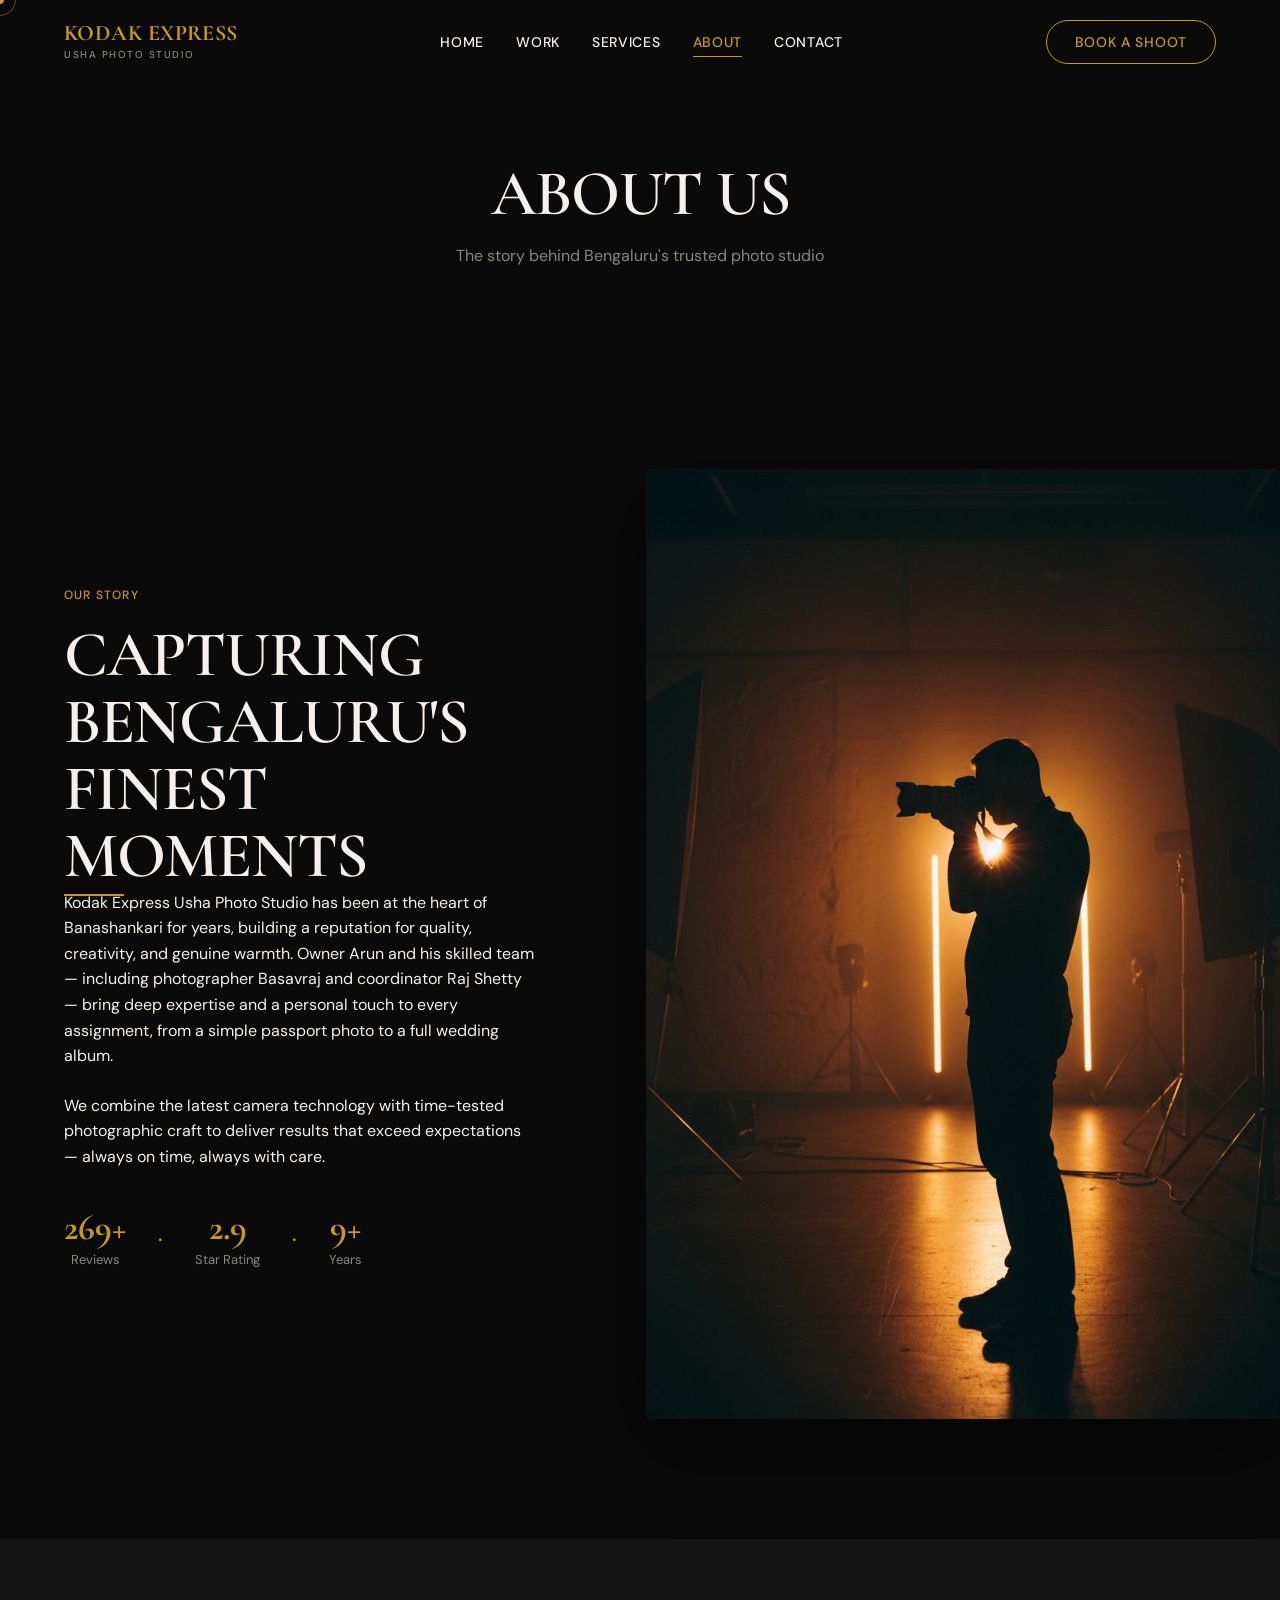
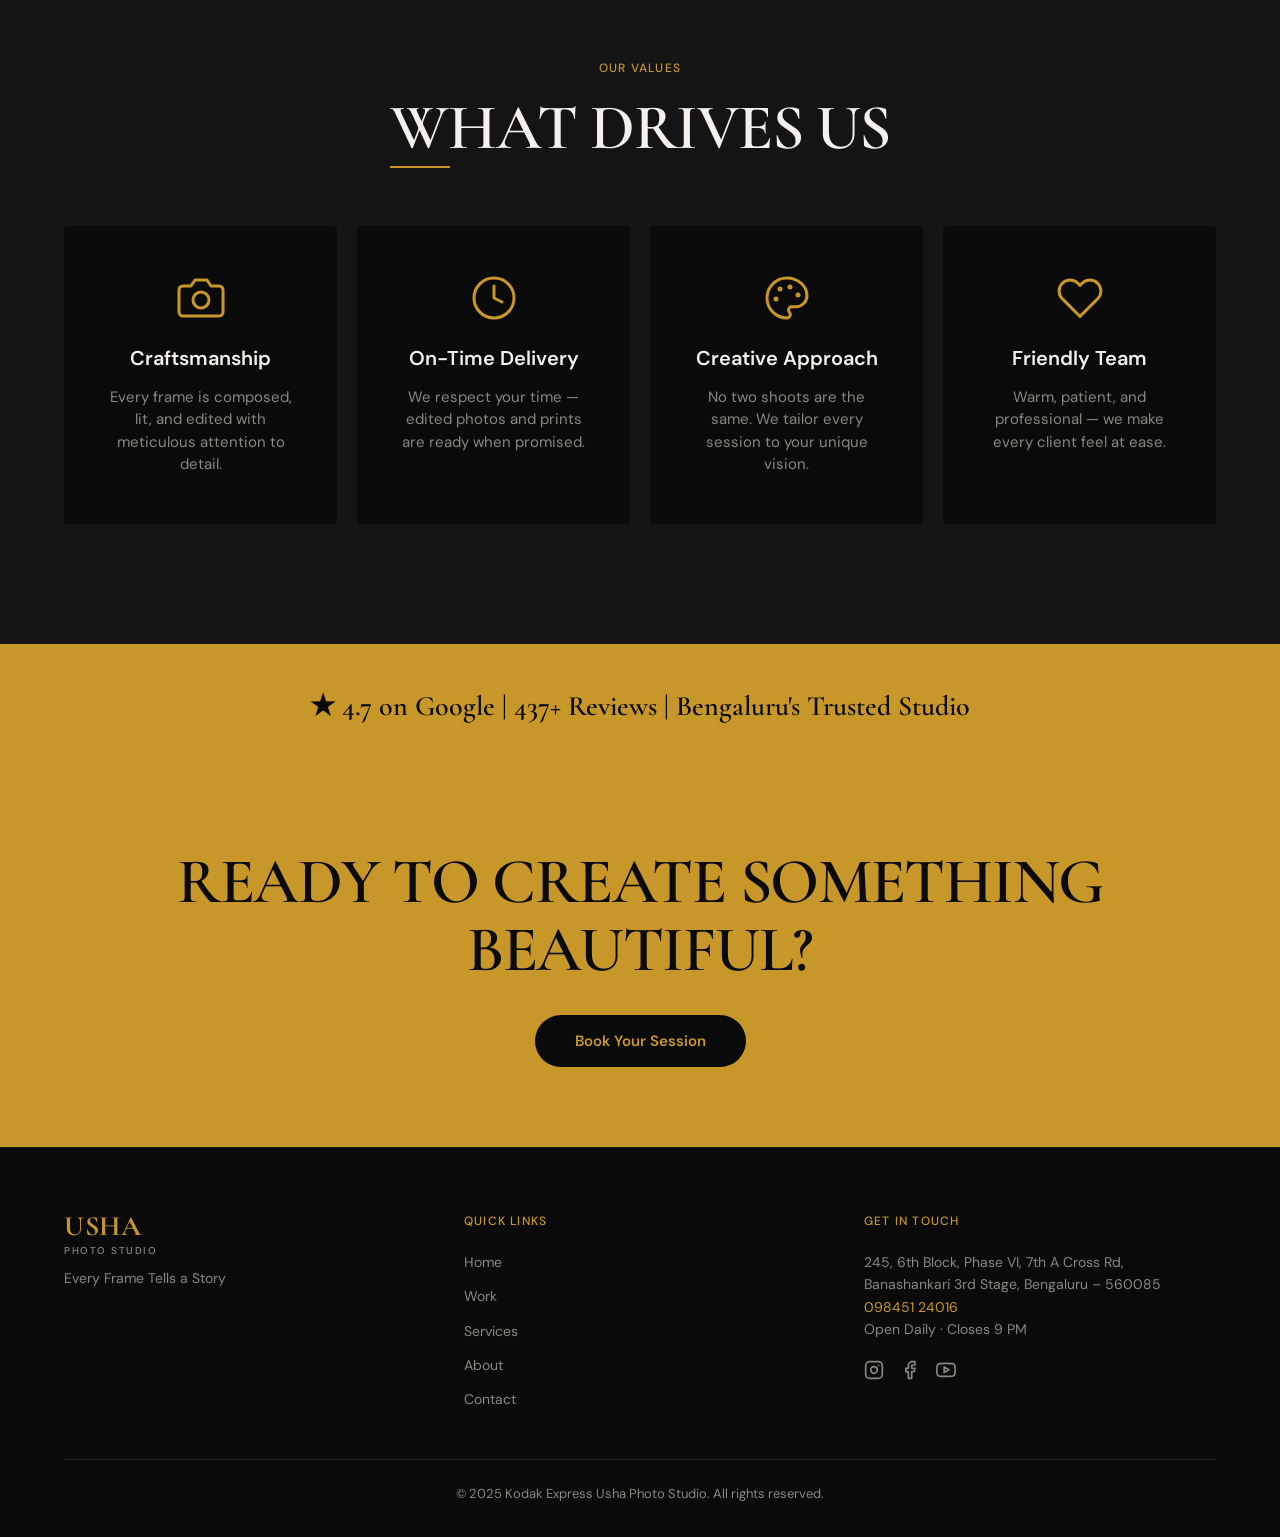
<file: about.html>
<!DOCTYPE html>
<html lang="en">
<head>
  <meta charset="UTF-8">
  <meta name="viewport" content="width=device-width, initial-scale=1.0">
  <title>About Us — Kodak Express Usha Photo Studio</title>
  <meta name="description" content="Learn about Kodak Express Usha Photo Studio in Banashankari, Bengaluru. Our story, values, and commitment to quality photography since 2010.">
  <link rel="preconnect" href="https://fonts.googleapis.com">
  <link rel="preconnect" href="https://fonts.gstatic.com" crossorigin>
  <link href="https://fonts.googleapis.com/css2?family=Cormorant+Garamond:wght@400;600;700&family=DM+Sans:wght@400;500;600&display=swap" rel="stylesheet">
  <link rel="stylesheet" href="css/styles.css">
</head>
<body>

  <!-- ====== INTRO OVERLAY ====== -->
  <div id="intro-overlay">
    <div class="intro-text">
      KODAK EXPRESS <span class="gold">USHA</span>
    </div>
  </div>

  <!-- ====== CUSTOM CURSOR ====== -->
  <div class="cursor-dot" id="cursorDot"></div>
  <div class="cursor-ring" id="cursorRing"></div>

  <!-- ====== NAVIGATION ====== -->
  <nav id="navbar">
    <a href="index.html" class="logo">
      <span class="logo-main">KODAK EXPRESS</span>
      <span class="logo-sub">USHA PHOTO STUDIO</span>
    </a>

    <div class="nav-links">
      <a href="index.html" class="nav-link">Home</a>
      <a href="work.html" class="nav-link">Work</a>
      <a href="services.html" class="nav-link">Services</a>
      <a href="about.html" class="nav-link active">About</a>
      <a href="contact.html" class="nav-link">Contact</a>
    </div>

    <a href="contact.html" class="nav-cta">Book a Shoot</a>

    <div class="hamburger">
      <span></span>
      <span></span>
      <span></span>
    </div>
  </nav>

  <!-- Mobile Menu -->
  <div class="mobile-menu">
    <a href="index.html" class="nav-link">Home</a>
    <a href="work.html" class="nav-link">Work</a>
    <a href="services.html" class="nav-link">Services</a>
    <a href="about.html" class="nav-link active">About</a>
    <a href="contact.html" class="nav-link">Contact</a>
  </div>

  <!-- ====== MAIN CONTENT ====== -->
  <main>

    <!-- ─── Page Hero ─── -->
    <section class="page-hero reveal-on-scroll">
      <div class="reveal-section">
        <h1 class="section-title split-text">ABOUT US</h1>
        <p class="section-subtitle" style="margin: 16px auto 0;">The story behind Bengaluru's trusted photo studio</p>
      </div>
    </section>

    <!-- ─── Story Section ─── -->
    <section class="about-teaser reveal-on-scroll">
      <div class="about-container" style="grid-template-columns: 45% 55%;">
        <div class="about-text" style="order: 1; padding-right: 48px;">
          <span class="eyebrow">OUR STORY</span>
          <h2 class="section-title split-text animated-heading">CAPTURING BENGALURU'S FINEST MOMENTS</h2>
          <p>Kodak Express Usha Photo Studio has been at the heart of Banashankari for years, building a reputation for quality, creativity, and genuine warmth. Owner Arun and his skilled team — including photographer Basavraj and coordinator Raj Shetty — bring deep expertise and a personal touch to every assignment, from a simple passport photo to a full wedding album.</p>
          <p>We combine the latest camera technology with time-tested photographic craft to deliver results that exceed expectations — always on time, always with care.</p>
          <div class="stats-row" style="margin-top: 40px;">
            <div class="stat-item">
              <div class="stat-number" data-target="437" data-suffix="+">0</div>
              <div class="stat-label">Reviews</div>
            </div>
            <span class="stat-separator">&#183;</span>
            <div class="stat-item">
              <div class="stat-number" data-target="4.7" data-suffix="">0</div>
              <div class="stat-label">Star Rating</div>
            </div>
            <span class="stat-separator">&#183;</span>
            <div class="stat-item">
              <div class="stat-number" data-target="15" data-suffix="+">0</div>
              <div class="stat-label">Years</div>
            </div>
          </div>
        </div>
        <div class="about-image reveal-left" style="order: 2;">
          <img src="images/about/photographer.jpg" alt="Photographer at work in studio">
        </div>
      </div>
    </section>

    <!-- ─── Values Section ─── -->
    <section class="services-section reveal-on-scroll">
      <div class="services-container">
        <div class="section-header reveal-section">
          <span class="eyebrow">OUR VALUES</span>
          <h2 class="section-title split-text animated-heading">WHAT DRIVES US</h2>
        </div>
        <div class="values-grid reveal-stagger">
          <div class="value-card reveal-child">
            <div class="value-icon">
              <svg viewBox="0 0 24 24" fill="none" stroke="currentColor" stroke-width="1.5" stroke-linecap="round" stroke-linejoin="round">
                <path d="M23 19a2 2 0 0 1-2 2H3a2 2 0 0 1-2-2V8a2 2 0 0 1 2-2h4l2-3h6l2 3h4a2 2 0 0 1 2 2z"/>
                <circle cx="12" cy="13" r="4"/>
              </svg>
            </div>
            <h3 class="value-name">Craftsmanship</h3>
            <p class="value-desc">Every frame is composed, lit, and edited with meticulous attention to detail.</p>
          </div>
          <div class="value-card reveal-child">
            <div class="value-icon">
              <svg viewBox="0 0 24 24" fill="none" stroke="currentColor" stroke-width="1.5" stroke-linecap="round" stroke-linejoin="round">
                <circle cx="12" cy="12" r="10"/>
                <polyline points="12 6 12 12 16 14"/>
              </svg>
            </div>
            <h3 class="value-name">On-Time Delivery</h3>
            <p class="value-desc">We respect your time — edited photos and prints are ready when promised.</p>
          </div>
          <div class="value-card reveal-child">
            <div class="value-icon">
              <svg viewBox="0 0 24 24" fill="none" stroke="currentColor" stroke-width="1.5" stroke-linecap="round" stroke-linejoin="round">
                <circle cx="13.5" cy="6.5" r=".5" fill="currentColor"/>
                <circle cx="17.5" cy="10.5" r=".5" fill="currentColor"/>
                <circle cx="8.5" cy="7.5" r=".5" fill="currentColor"/>
                <circle cx="6.5" cy="12.5" r=".5" fill="currentColor"/>
                <path d="M12 2C6.5 2 2 6.5 2 12s4.5 10 10 10c.926 0 1.648-.746 1.648-1.688 0-.437-.18-.835-.437-1.125-.29-.289-.438-.652-.438-1.125a1.64 1.64 0 0 1 1.668-1.668h1.996c3.051 0 5.555-2.503 5.555-5.554C21.965 6.012 17.461 2 12 2z"/>
              </svg>
            </div>
            <h3 class="value-name">Creative Approach</h3>
            <p class="value-desc">No two shoots are the same. We tailor every session to your unique vision.</p>
          </div>
          <div class="value-card reveal-child">
            <div class="value-icon">
              <svg viewBox="0 0 24 24" fill="none" stroke="currentColor" stroke-width="1.5" stroke-linecap="round" stroke-linejoin="round">
                <path d="M20.84 4.61a5.5 5.5 0 0 0-7.78 0L12 5.67l-1.06-1.06a5.5 5.5 0 0 0-7.78 7.78l1.06 1.06L12 21.23l7.78-7.78 1.06-1.06a5.5 5.5 0 0 0 0-7.78z"/>
              </svg>
            </div>
            <h3 class="value-name">Friendly Team</h3>
            <p class="value-desc">Warm, patient, and professional — we make every client feel at ease.</p>
          </div>
        </div>
      </div>
    </section>

    <!-- ─── Rating Strip ─── -->
    <section class="rating-strip reveal-on-scroll">
      <div class="reveal-section">
        <p class="rating-text">&#9733; 4.7 on Google | 437+ Reviews | Bengaluru's Trusted Studio</p>
      </div>
    </section>

    <!-- ─── CTA Banner ─── -->
    <section class="cta-banner reveal-on-scroll">
      <div class="reveal-section">
        <h2 class="section-title animated-heading">READY TO CREATE SOMETHING BEAUTIFUL?</h2>
        <a href="contact.html" class="btn-primary">Book Your Session</a>
      </div>
    </section>

  </main>

  <!-- ====== FOOTER ====== -->
  <footer id="footer">
    <div class="footer-container">
      <div class="footer-logo">
        <div class="logo-main">USHA</div>
        <div class="logo-sub">PHOTO STUDIO</div>
        <p class="footer-tagline">Every Frame Tells a Story</p>
      </div>
      <div class="footer-links-col">
        <div class="footer-heading">Quick Links</div>
        <div class="footer-links">
          <a href="index.html">Home</a>
          <a href="work.html">Work</a>
          <a href="services.html">Services</a>
          <a href="about.html">About</a>
          <a href="contact.html">Contact</a>
        </div>
      </div>
      <div class="footer-contact">
        <div class="footer-heading">Get in Touch</div>
        <p style="color: var(--text-muted); font-size: 14px; line-height: 1.6; margin-bottom: 16px;">
          245, 6th Block, Phase VI, 7th A Cross Rd,<br>
          Banashankari 3rd Stage, Bengaluru – 560085<br>
          <span style="color: var(--gold);">098451 24016</span><br>
          Open Daily &middot; Closes 9 PM
        </p>
        <div class="footer-socials">
          <a href="#" aria-label="Instagram">
            <svg viewBox="0 0 24 24" fill="none" stroke="currentColor" stroke-width="2" stroke-linecap="round" stroke-linejoin="round">
              <rect x="2" y="2" width="20" height="20" rx="5" ry="5"/>
              <path d="M16 11.37A4 4 0 1 1 12.63 8 4 4 0 0 1 16 11.37z"/>
              <line x1="17.5" y1="6.5" x2="17.51" y2="6.5"/>
            </svg>
          </a>
          <a href="#" aria-label="Facebook">
            <svg viewBox="0 0 24 24" fill="none" stroke="currentColor" stroke-width="2" stroke-linecap="round" stroke-linejoin="round">
              <path d="M18 2h-3a5 5 0 0 0-5 5v3H7v4h3v8h4v-8h3l1-4h-4V7a1 1 0 0 1 1-1h3z"/>
            </svg>
          </a>
          <a href="#" aria-label="YouTube">
            <svg viewBox="0 0 24 24" fill="none" stroke="currentColor" stroke-width="2" stroke-linecap="round" stroke-linejoin="round">
              <path d="M22.54 6.42a2.78 2.78 0 0 0-1.94-2C18.88 4 12 4 12 4s-6.88 0-8.6.46a2.78 2.78 0 0 0-1.94 2A29 29 0 0 0 1 11.75a29 29 0 0 0 .46 5.33A2.78 2.78 0 0 0 3.4 19.13c1.72.46 8.6.46 8.6.46s6.88 0 8.6-.46a2.78 2.78 0 0 0 1.94-2 29 29 0 0 0 .46-5.25 29 29 0 0 0-.46-5.46z"/>
              <polygon points="9.75 15.02 15.5 11.75 9.75 8.48 9.75 15.02"/>
            </svg>
          </a>
        </div>
      </div>
    </div>
    <div class="footer-bottom">
      &copy; 2025 Kodak Express Usha Photo Studio. All rights reserved.
    </div>
  </footer>

  <!-- ====== SCRIPTS ====== -->
  <script src="js/app.js"></script>

</body>
</html>
</file>
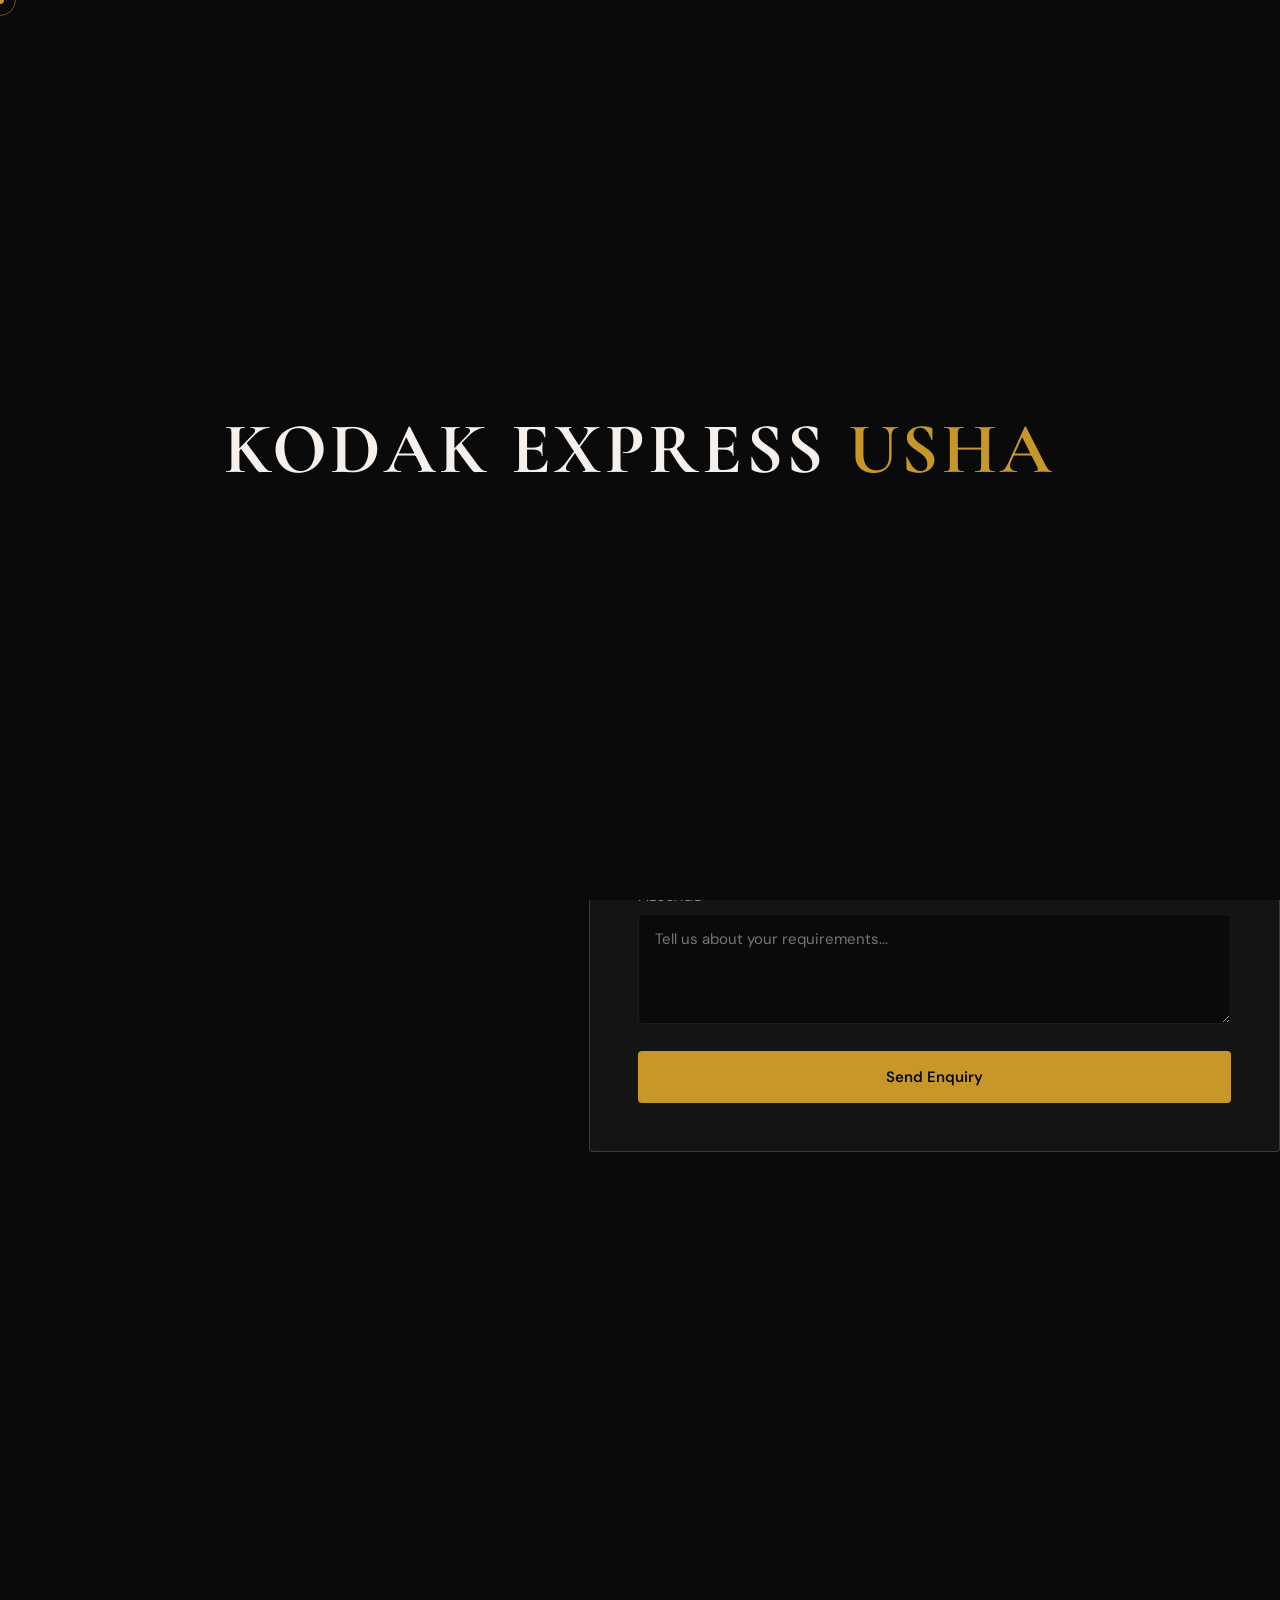
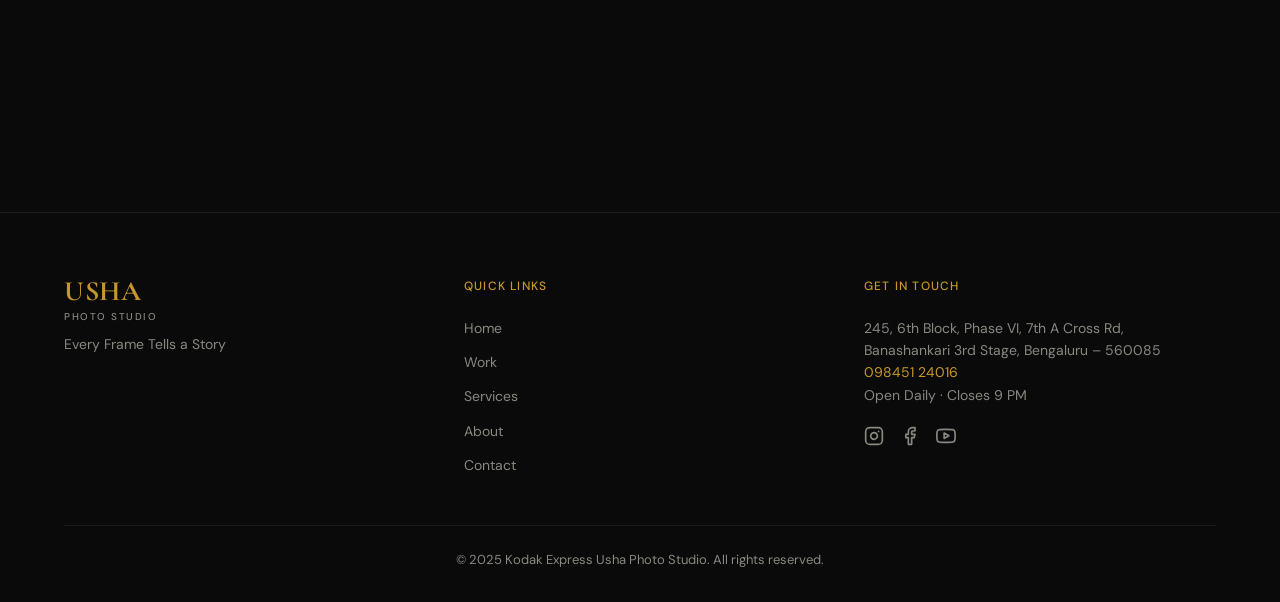
<file: contact.html>
<!DOCTYPE html>
<html lang="en">
<head>
  <meta charset="UTF-8">
  <meta name="viewport" content="width=device-width, initial-scale=1.0">
  <title>Contact Us — Kodak Express Usha Photo Studio</title>
  <meta name="description" content="Contact Kodak Express Usha Photo Studio in Banashankari, Bengaluru. Book your photography session today. Call 098451 24016.">
  <link rel="preconnect" href="https://fonts.googleapis.com">
  <link rel="preconnect" href="https://fonts.gstatic.com" crossorigin>
  <link href="https://fonts.googleapis.com/css2?family=Cormorant+Garamond:wght@400;600;700&family=DM+Sans:wght@400;500;600&display=swap" rel="stylesheet">
  <link rel="stylesheet" href="css/styles.css">
</head>
<body>

  <!-- ====== INTRO OVERLAY ====== -->
  <div id="intro-overlay">
    <div class="intro-text">
      KODAK EXPRESS <span class="gold">USHA</span>
    </div>
  </div>

  <!-- ====== CUSTOM CURSOR ====== -->
  <div class="cursor-dot" id="cursorDot"></div>
  <div class="cursor-ring" id="cursorRing"></div>

  <!-- ====== NAVIGATION ====== -->
  <nav id="navbar">
    <a href="index.html" class="logo">
      <span class="logo-main">KODAK EXPRESS</span>
      <span class="logo-sub">USHA PHOTO STUDIO</span>
    </a>

    <div class="nav-links">
      <a href="index.html" class="nav-link">Home</a>
      <a href="work.html" class="nav-link">Work</a>
      <a href="services.html" class="nav-link">Services</a>
      <a href="about.html" class="nav-link">About</a>
      <a href="contact.html" class="nav-link active">Contact</a>
    </div>

    <a href="contact.html" class="nav-cta">Book a Shoot</a>

    <div class="hamburger">
      <span></span>
      <span></span>
      <span></span>
    </div>
  </nav>

  <!-- Mobile Menu -->
  <div class="mobile-menu">
    <a href="index.html" class="nav-link">Home</a>
    <a href="work.html" class="nav-link">Work</a>
    <a href="services.html" class="nav-link">Services</a>
    <a href="about.html" class="nav-link">About</a>
    <a href="contact.html" class="nav-link active">Contact</a>
  </div>

  <!-- ====== MAIN CONTENT ====== -->
  <main>

    <!-- ─── Page Hero ─── -->
    <section class="page-hero reveal-on-scroll">
      <div class="reveal-section">
        <h1 class="section-title split-text">LET'S CREATE TOGETHER</h1>
        <p class="section-subtitle" style="margin: 16px auto 0;">Visit us in Banashankari or reach out to book your session</p>
      </div>
    </section>

    <!-- ─── Contact Section ─── -->
    <section class="contact-section reveal-on-scroll">
      <div class="contact-container">

        <!-- Left: Info -->
        <div class="reveal-section">
          <span class="eyebrow">GET IN TOUCH</span>
          <h2 class="section-title animated-heading" style="font-size: clamp(28px, 4vw, 48px); margin-bottom: 32px;">Visit Our Studio</h2>

          <div class="contact-info-item address">
            <span class="icon">&#128205;</span>
            <div>
              245, 6th Block, Phase VI,<br>
              7th A Cross Rd, next to Aditya Netralaya,<br>
              Banashankari 3rd Stage,<br>
              Bengaluru – 560085
            </div>
          </div>

          <div class="contact-info-item phone">
            <span class="icon">&#128222;</span>
            <div><a href="tel:09845124016" style="color: var(--gold);">098451 24016</a></div>
          </div>

          <div class="contact-info-item hours">
            <span class="icon">&#128336;</span>
            <div>Open Daily &middot; Closes 9 PM</div>
          </div>

          <div class="contact-socials">
            <a href="#" aria-label="Instagram">
              <svg viewBox="0 0 24 24" fill="none" stroke="currentColor" stroke-width="2" stroke-linecap="round" stroke-linejoin="round" style="width: 24px; height: 24px;">
                <rect x="2" y="2" width="20" height="20" rx="5" ry="5"/>
                <path d="M16 11.37A4 4 0 1 1 12.63 8 4 4 0 0 1 16 11.37z"/>
                <line x1="17.5" y1="6.5" x2="17.51" y2="6.5"/>
              </svg>
            </a>
            <a href="#" aria-label="Facebook">
              <svg viewBox="0 0 24 24" fill="none" stroke="currentColor" stroke-width="2" stroke-linecap="round" stroke-linejoin="round" style="width: 24px; height: 24px;">
                <path d="M18 2h-3a5 5 0 0 0-5 5v3H7v4h3v8h4v-8h3l1-4h-4V7a1 1 0 0 1 1-1h3z"/>
              </svg>
            </a>
            <a href="#" aria-label="YouTube">
              <svg viewBox="0 0 24 24" fill="none" stroke="currentColor" stroke-width="2" stroke-linecap="round" stroke-linejoin="round" style="width: 24px; height: 24px;">
                <path d="M22.54 6.42a2.78 2.78 0 0 0-1.94-2C18.88 4 12 4 12 4s-6.88 0-8.6.46a2.78 2.78 0 0 0-1.94 2A29 29 0 0 0 1 11.75a29 29 0 0 0 .46 5.33A2.78 2.78 0 0 0 3.4 19.13c1.72.46 8.6.46 8.6.46s6.88 0 8.6-.46a2.78 2.78 0 0 0 1.94-2 29 29 0 0 0 .46-5.25 29 29 0 0 0-.46-5.46z"/>
                <polygon points="9.75 15.02 15.5 11.75 9.75 8.48 9.75 15.02"/>
              </svg>
            </a>
          </div>
        </div>

        <!-- Right: Form -->
        <div class="reveal-section" style="transition-delay: 0.2s;">
          <div class="contact-form-card">
            <h3 style="font-family: 'Cormorant Garamond', serif; font-size: 28px; font-weight: 600; color: var(--white); margin-bottom: 32px;">Send an Enquiry</h3>

            <form id="contact-form">
              <div class="form-group">
                <label for="name">Full Name</label>
                <input type="text" id="name" name="name" placeholder="Your full name" required>
              </div>

              <div style="display: grid; grid-template-columns: 1fr 1fr; gap: 16px;">
                <div class="form-group">
                  <label for="phone">Phone</label>
                  <input type="tel" id="phone" name="phone" placeholder="Your phone number" required>
                </div>
                <div class="form-group">
                  <label for="email">Email</label>
                  <input type="email" id="email" name="email" placeholder="Your email address">
                </div>
              </div>

              <div style="display: grid; grid-template-columns: 1fr 1fr; gap: 16px;">
                <div class="form-group">
                  <label for="service">Service</label>
                  <select id="service" name="service" required>
                    <option value="">Select a service</option>
                    <option value="wedding">Wedding &amp; Engagement</option>
                    <option value="portrait">Portrait Photography</option>
                    <option value="newborn">Newborn &amp; Baby</option>
                    <option value="family">Family Photography</option>
                    <option value="corporate">Corporate &amp; Product</option>
                    <option value="event">Events &amp; Parties</option>
                    <option value="graduation">Graduation</option>
                    <option value="maternity">Maternity</option>
                    <option value="passport">Passport Photos</option>
                    <option value="videography">Videography</option>
                    <option value="printing">Printing &amp; Albums</option>
                    <option value="other">Other</option>
                  </select>
                </div>
                <div class="form-group">
                  <label for="date">Shoot Date</label>
                  <input type="date" id="date" name="date">
                </div>
              </div>

              <div class="form-group">
                <label for="message">Message</label>
                <textarea id="message" name="message" rows="4" placeholder="Tell us about your requirements..."></textarea>
              </div>

              <button type="submit" class="form-submit">Send Enquiry</button>
            </form>

            <div class="form-success">
              <p>Thank you! We'll be in touch soon. &#128248;</p>
            </div>
          </div>
        </div>

      </div>
    </section>

    <!-- ─── Map Section ─── -->
    <section class="map-section reveal-on-scroll">
      <div class="map-container reveal-section">
        <iframe
          src="https://maps.google.com/maps?q=Kodak+Express+Usha+Photo+Studio+Banashankari+Bengaluru&output=embed"
          width="100%"
          height="420"
          style="border:0; filter: grayscale(1) invert(1) contrast(0.85);"
          allowfullscreen=""
          loading="lazy"
          referrerpolicy="no-referrer-when-downgrade"
          title="Kodak Express Usha Photo Studio Location">
        </iframe>
      </div>
    </section>

  </main>

  <!-- ====== FOOTER ====== -->
  <footer id="footer">
    <div class="footer-container">
      <div class="footer-logo">
        <div class="logo-main">USHA</div>
        <div class="logo-sub">PHOTO STUDIO</div>
        <p class="footer-tagline">Every Frame Tells a Story</p>
      </div>
      <div class="footer-links-col">
        <div class="footer-heading">Quick Links</div>
        <div class="footer-links">
          <a href="index.html">Home</a>
          <a href="work.html">Work</a>
          <a href="services.html">Services</a>
          <a href="about.html">About</a>
          <a href="contact.html">Contact</a>
        </div>
      </div>
      <div class="footer-contact">
        <div class="footer-heading">Get in Touch</div>
        <p style="color: var(--text-muted); font-size: 14px; line-height: 1.6; margin-bottom: 16px;">
          245, 6th Block, Phase VI, 7th A Cross Rd,<br>
          Banashankari 3rd Stage, Bengaluru – 560085<br>
          <span style="color: var(--gold);">098451 24016</span><br>
          Open Daily &middot; Closes 9 PM
        </p>
        <div class="footer-socials">
          <a href="#" aria-label="Instagram">
            <svg viewBox="0 0 24 24" fill="none" stroke="currentColor" stroke-width="2" stroke-linecap="round" stroke-linejoin="round">
              <rect x="2" y="2" width="20" height="20" rx="5" ry="5"/>
              <path d="M16 11.37A4 4 0 1 1 12.63 8 4 4 0 0 1 16 11.37z"/>
              <line x1="17.5" y1="6.5" x2="17.51" y2="6.5"/>
            </svg>
          </a>
          <a href="#" aria-label="Facebook">
            <svg viewBox="0 0 24 24" fill="none" stroke="currentColor" stroke-width="2" stroke-linecap="round" stroke-linejoin="round">
              <path d="M18 2h-3a5 5 0 0 0-5 5v3H7v4h3v8h4v-8h3l1-4h-4V7a1 1 0 0 1 1-1h3z"/>
            </svg>
          </a>
          <a href="#" aria-label="YouTube">
            <svg viewBox="0 0 24 24" fill="none" stroke="currentColor" stroke-width="2" stroke-linecap="round" stroke-linejoin="round">
              <path d="M22.54 6.42a2.78 2.78 0 0 0-1.94-2C18.88 4 12 4 12 4s-6.88 0-8.6.46a2.78 2.78 0 0 0-1.94 2A29 29 0 0 0 1 11.75a29 29 0 0 0 .46 5.33A2.78 2.78 0 0 0 3.4 19.13c1.72.46 8.6.46 8.6.46s6.88 0 8.6-.46a2.78 2.78 0 0 0 1.94-2 29 29 0 0 0 .46-5.25 29 29 0 0 0-.46-5.46z"/>
              <polygon points="9.75 15.02 15.5 11.75 9.75 8.48 9.75 15.02"/>
            </svg>
          </a>
        </div>
      </div>
    </div>
    <div class="footer-bottom">
      &copy; 2025 Kodak Express Usha Photo Studio. All rights reserved.
    </div>
  </footer>

  <!-- ====== SCRIPTS ====== -->
  <script src="js/app.js"></script>

</body>
</html>
</file>
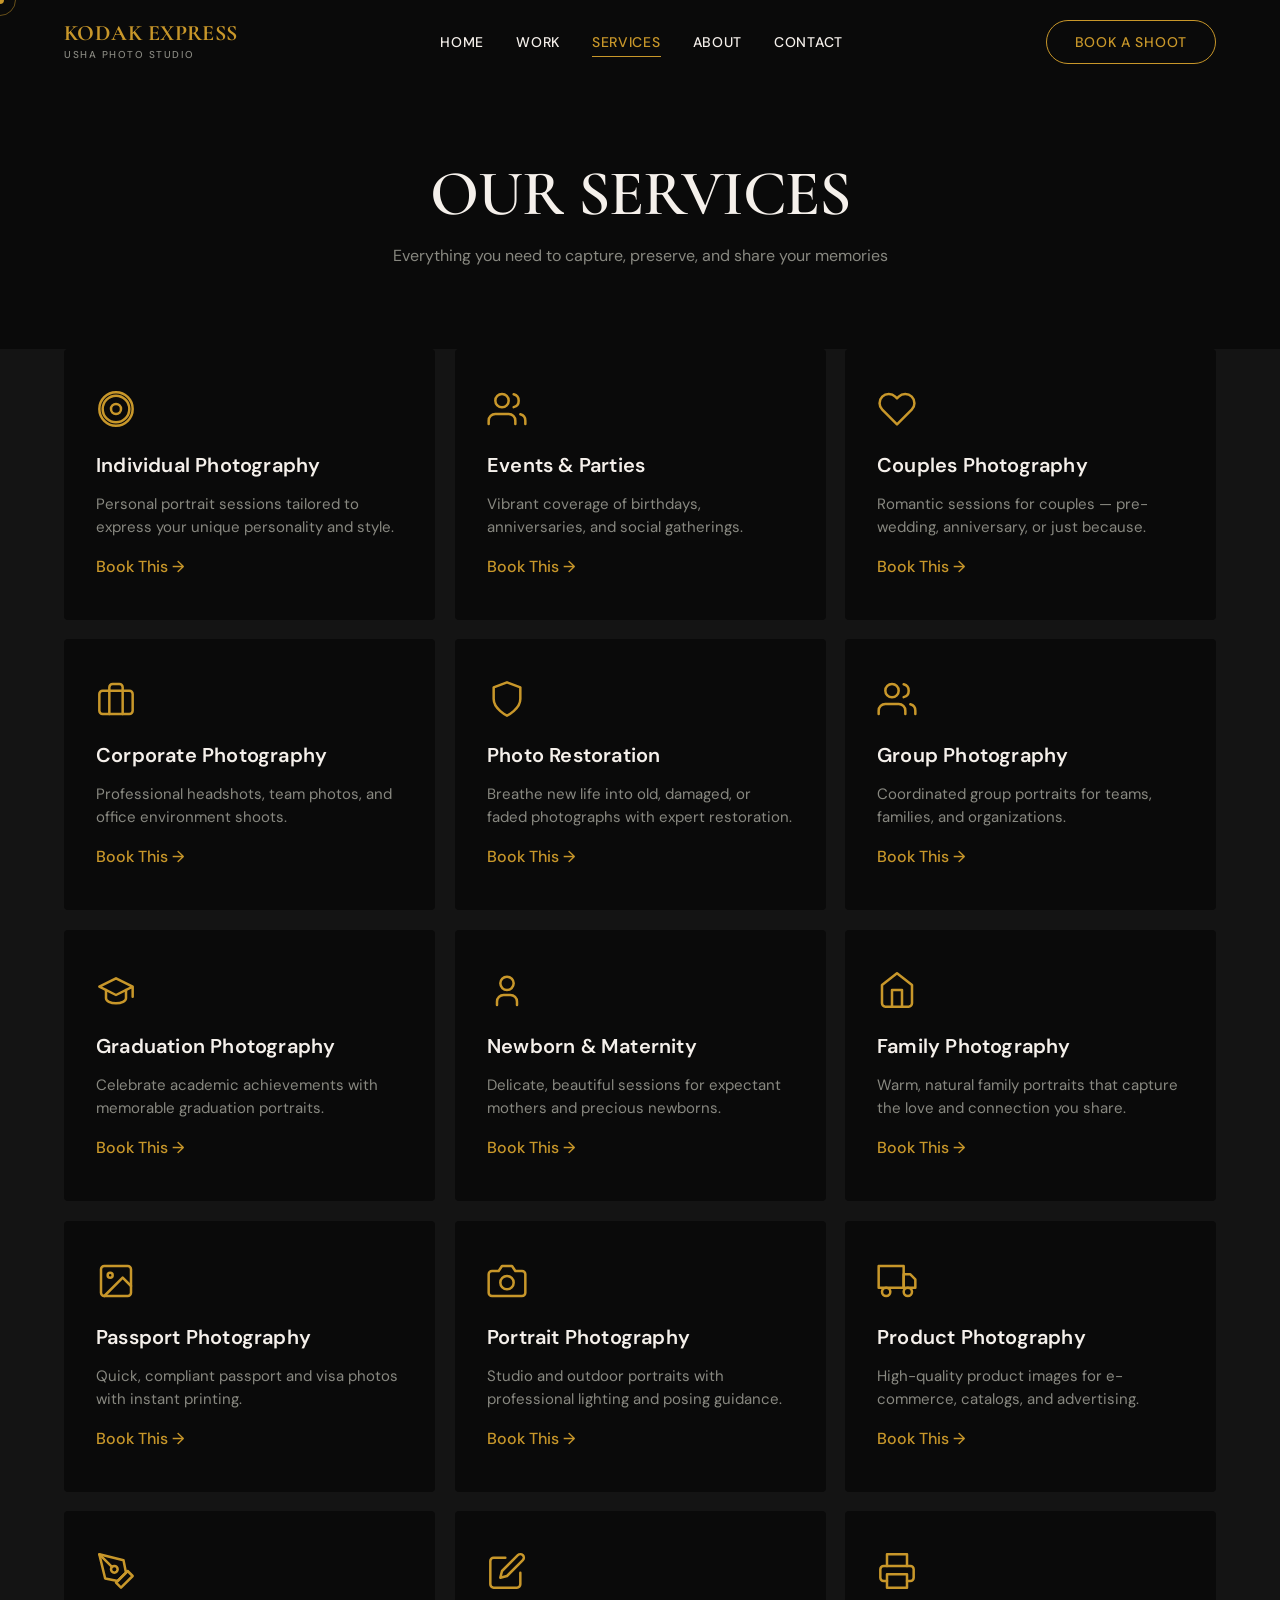
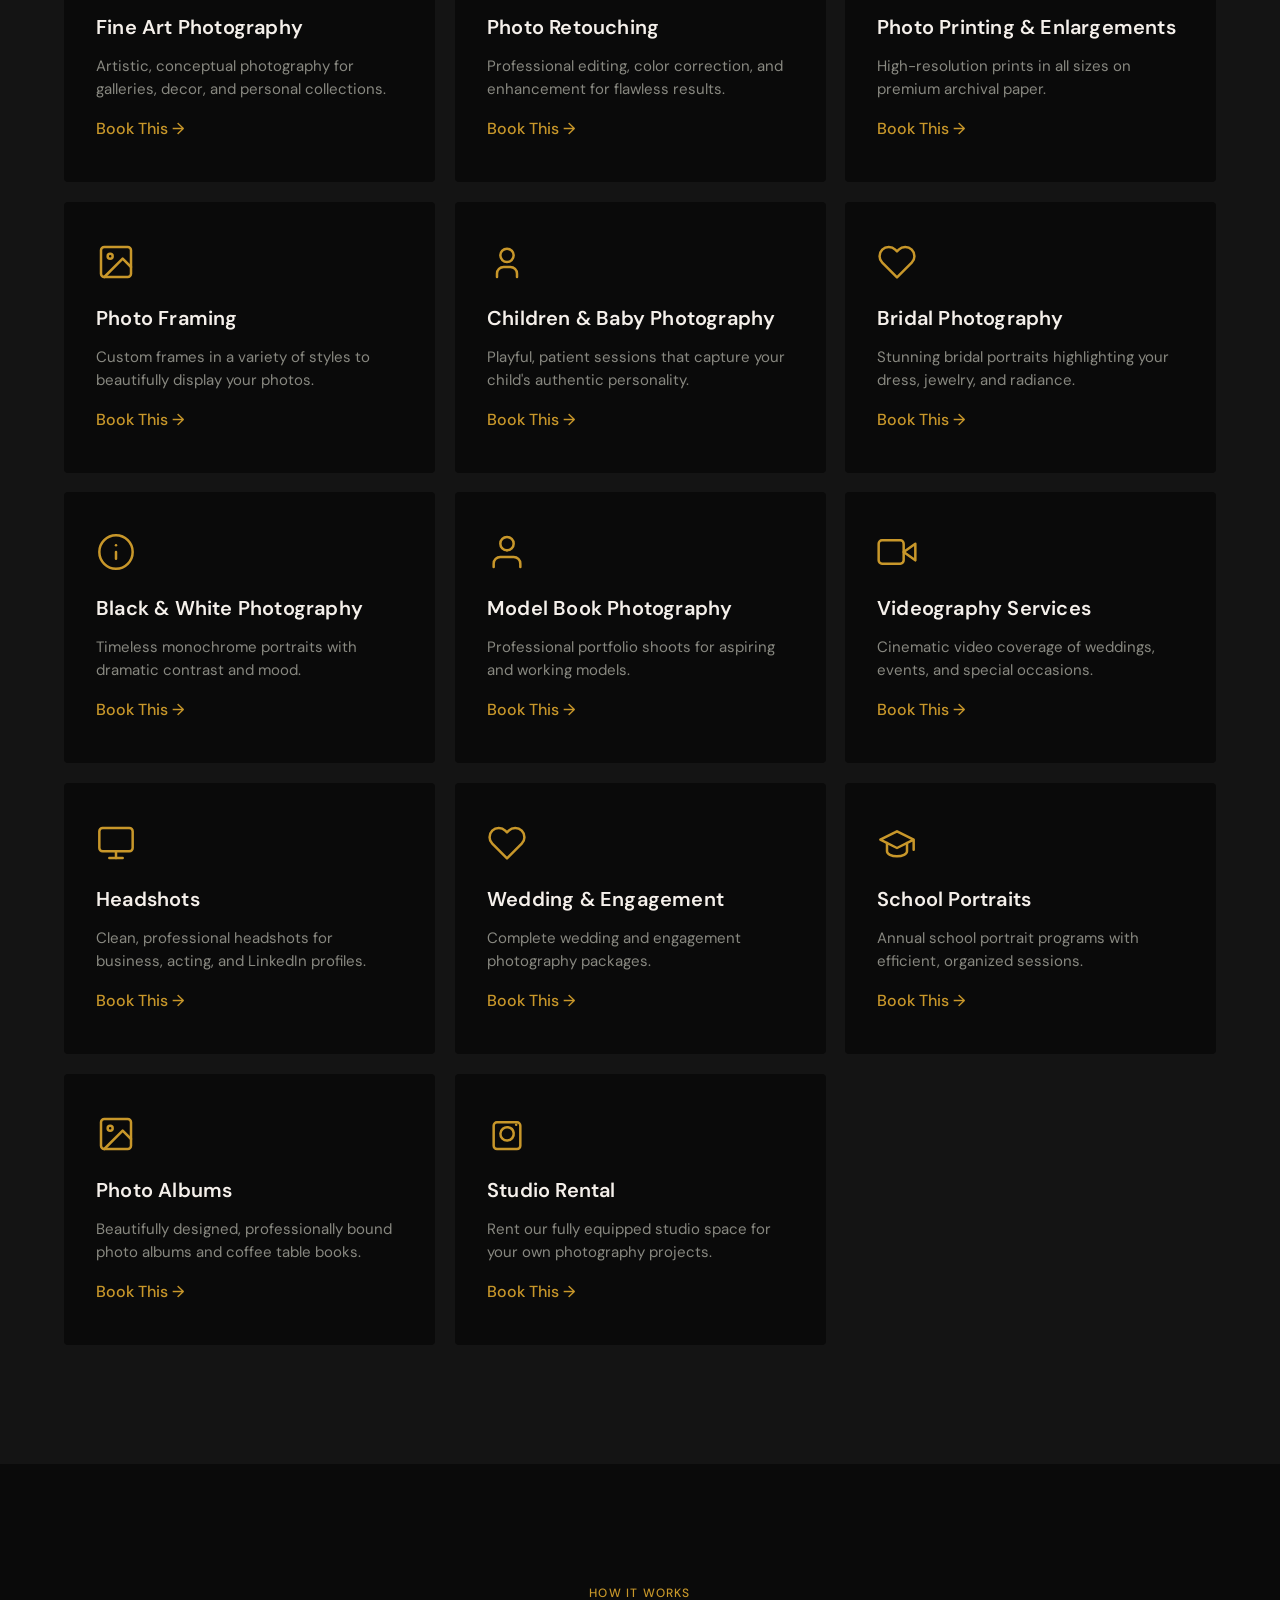
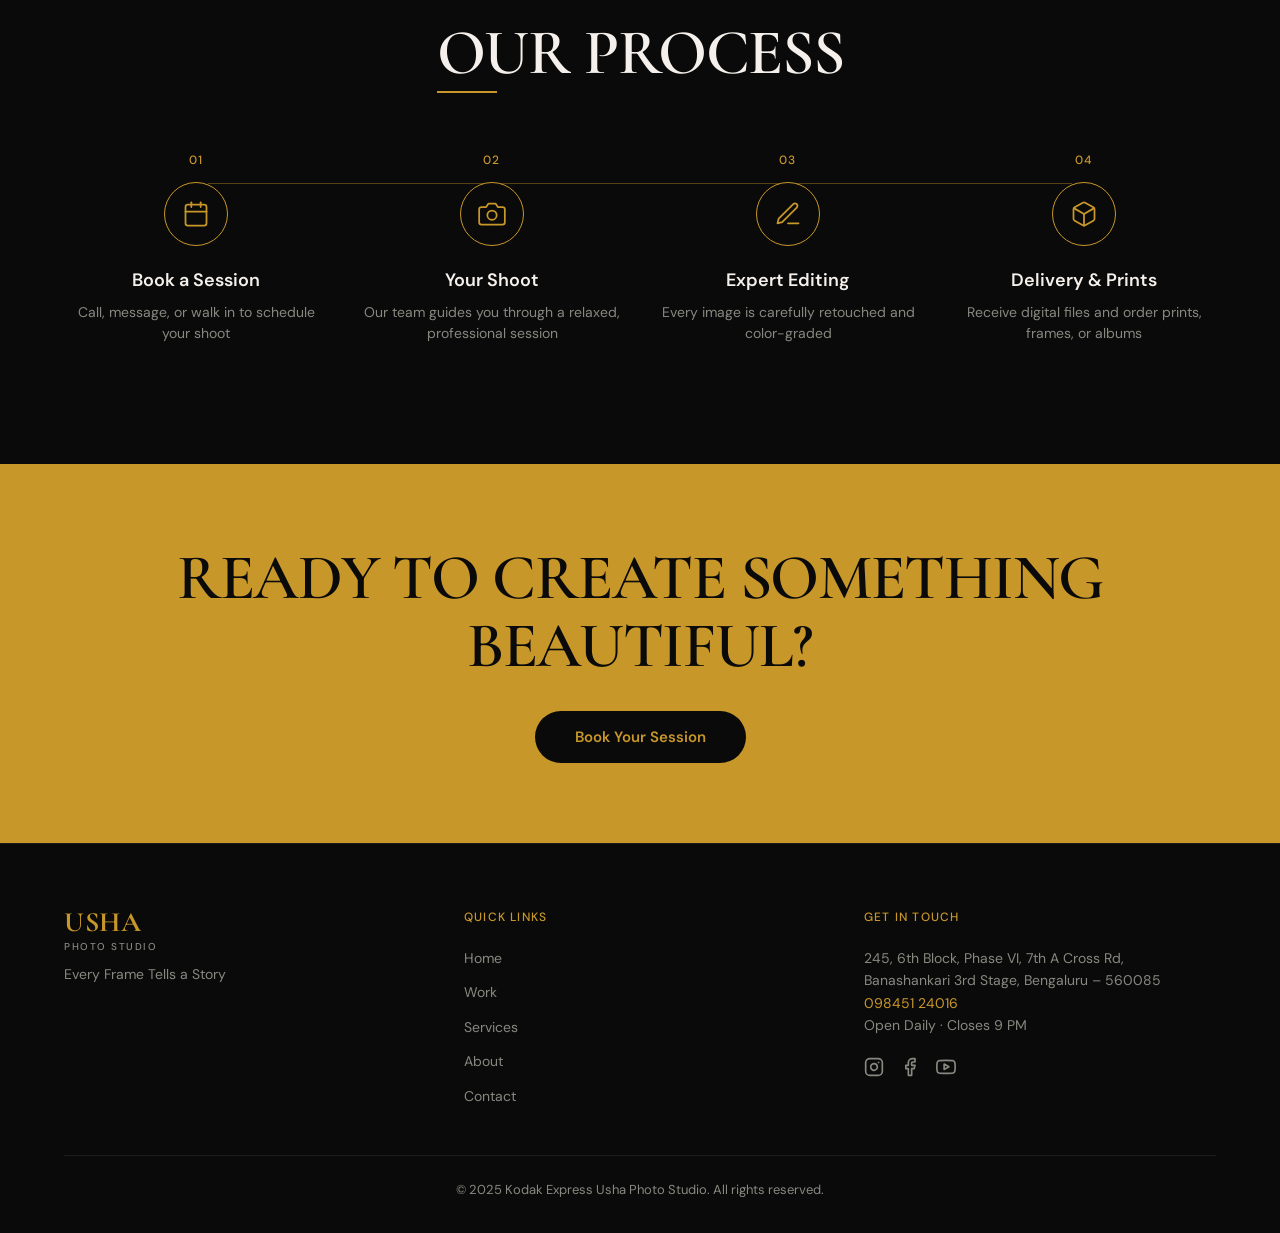
<file: services.html>
<!DOCTYPE html>
<html lang="en">
<head>
  <meta charset="UTF-8">
  <meta name="viewport" content="width=device-width, initial-scale=1.0">
  <title>Our Services — Kodak Express Usha Photo Studio</title>
  <meta name="description" content="Complete photography and videography services in Banashankari, Bengaluru. Weddings, portraits, newborns, corporate, events, printing & more.">
  <link rel="preconnect" href="https://fonts.googleapis.com">
  <link rel="preconnect" href="https://fonts.gstatic.com" crossorigin>
  <link href="https://fonts.googleapis.com/css2?family=Cormorant+Garamond:wght@400;600;700&family=DM+Sans:wght@400;500;600&display=swap" rel="stylesheet">
  <link rel="stylesheet" href="css/styles.css">
</head>
<body>

  <!-- ====== INTRO OVERLAY ====== -->
  <div id="intro-overlay">
    <div class="intro-text">
      KODAK EXPRESS <span class="gold">USHA</span>
    </div>
  </div>

  <!-- ====== CUSTOM CURSOR ====== -->
  <div class="cursor-dot" id="cursorDot"></div>
  <div class="cursor-ring" id="cursorRing"></div>

  <!-- ====== NAVIGATION ====== -->
  <nav id="navbar">
    <a href="index.html" class="logo">
      <span class="logo-main">KODAK EXPRESS</span>
      <span class="logo-sub">USHA PHOTO STUDIO</span>
    </a>

    <div class="nav-links">
      <a href="index.html" class="nav-link">Home</a>
      <a href="work.html" class="nav-link">Work</a>
      <a href="services.html" class="nav-link active">Services</a>
      <a href="about.html" class="nav-link">About</a>
      <a href="contact.html" class="nav-link">Contact</a>
    </div>

    <a href="contact.html" class="nav-cta">Book a Shoot</a>

    <div class="hamburger">
      <span></span>
      <span></span>
      <span></span>
    </div>
  </nav>

  <!-- Mobile Menu -->
  <div class="mobile-menu">
    <a href="index.html" class="nav-link">Home</a>
    <a href="work.html" class="nav-link">Work</a>
    <a href="services.html" class="nav-link active">Services</a>
    <a href="about.html" class="nav-link">About</a>
    <a href="contact.html" class="nav-link">Contact</a>
  </div>

  <!-- ====== MAIN CONTENT ====== -->
  <main>

    <!-- ─── Page Hero ─── -->
    <section class="page-hero reveal-on-scroll">
      <div class="reveal-section">
        <h1 class="section-title split-text">OUR SERVICES</h1>
        <p class="section-subtitle" style="margin: 16px auto 0;">Everything you need to capture, preserve, and share your memories</p>
      </div>
    </section>

    <!-- ─── Services Grid (26 cards) ─── -->
    <section class="services-section reveal-on-scroll" style="padding-top: 0;">
      <div class="services-container">
        <div class="services-grid reveal-stagger">

          <div class="service-card reveal-child">
            <div class="service-icon">
              <svg viewBox="0 0 24 24" fill="none" stroke="currentColor" stroke-width="1.5" stroke-linecap="round" stroke-linejoin="round"><circle cx="12" cy="12" r="3"/><path d="M12 2C6.48 2 2 6.48 2 12s4.48 10 10 10 10-4.48 10-10S17.52 2 12 2zm0 18c-4.41 0-8-3.59-8-8s3.59-8 8-8 8 3.59 8 8-3.59 8-8 8z"/></svg>
            </div>
            <h3 class="service-name">Individual Photography</h3>
            <p class="service-desc">Personal portrait sessions tailored to express your unique personality and style.</p>
            <a href="contact.html" class="gold-link" style="margin-top: 16px; display: inline-flex;">Book This &#8594;</a>
          </div>

          <div class="service-card reveal-child">
            <div class="service-icon">
              <svg viewBox="0 0 24 24" fill="none" stroke="currentColor" stroke-width="1.5" stroke-linecap="round" stroke-linejoin="round"><path d="M17 21v-2a4 4 0 0 0-4-4H5a4 4 0 0 0-4 4v2"/><circle cx="9" cy="7" r="4"/><path d="M23 21v-2a4 4 0 0 0-3-3.87"/><path d="M16 3.13a4 4 0 0 1 0 7.75"/></svg>
            </div>
            <h3 class="service-name">Events &amp; Parties</h3>
            <p class="service-desc">Vibrant coverage of birthdays, anniversaries, and social gatherings.</p>
            <a href="contact.html" class="gold-link" style="margin-top: 16px; display: inline-flex;">Book This &#8594;</a>
          </div>

          <div class="service-card reveal-child">
            <div class="service-icon">
              <svg viewBox="0 0 24 24" fill="none" stroke="currentColor" stroke-width="1.5" stroke-linecap="round" stroke-linejoin="round"><path d="M20.84 4.61a5.5 5.5 0 0 0-7.78 0L12 5.67l-1.06-1.06a5.5 5.5 0 0 0-7.78 7.78l1.06 1.06L12 21.23l7.78-7.78 1.06-1.06a5.5 5.5 0 0 0 0-7.78z"/></svg>
            </div>
            <h3 class="service-name">Couples Photography</h3>
            <p class="service-desc">Romantic sessions for couples — pre-wedding, anniversary, or just because.</p>
            <a href="contact.html" class="gold-link" style="margin-top: 16px; display: inline-flex;">Book This &#8594;</a>
          </div>

          <div class="service-card reveal-child">
            <div class="service-icon">
              <svg viewBox="0 0 24 24" fill="none" stroke="currentColor" stroke-width="1.5" stroke-linecap="round" stroke-linejoin="round"><rect x="2" y="7" width="20" height="14" rx="2" ry="2"/><path d="M16 21V5a2 2 0 0 0-2-2h-4a2 2 0 0 0-2 2v16"/></svg>
            </div>
            <h3 class="service-name">Corporate Photography</h3>
            <p class="service-desc">Professional headshots, team photos, and office environment shoots.</p>
            <a href="contact.html" class="gold-link" style="margin-top: 16px; display: inline-flex;">Book This &#8594;</a>
          </div>

          <div class="service-card reveal-child">
            <div class="service-icon">
              <svg viewBox="0 0 24 24" fill="none" stroke="currentColor" stroke-width="1.5" stroke-linecap="round" stroke-linejoin="round"><path d="M12 22s8-4 8-10V5l-8-3-8 3v7c0 6 8 10 8 10z"/></svg>
            </div>
            <h3 class="service-name">Photo Restoration</h3>
            <p class="service-desc">Breathe new life into old, damaged, or faded photographs with expert restoration.</p>
            <a href="contact.html" class="gold-link" style="margin-top: 16px; display: inline-flex;">Book This &#8594;</a>
          </div>

          <div class="service-card reveal-child">
            <div class="service-icon">
              <svg viewBox="0 0 24 24" fill="none" stroke="currentColor" stroke-width="1.5" stroke-linecap="round" stroke-linejoin="round"><path d="M17 21v-2a4 4 0 0 0-4-4H5a4 4 0 0 0-4 4v2"/><circle cx="9" cy="7" r="4"/><path d="M23 21v-2a4 4 0 0 0-3-3.87"/><path d="M16 3.13a4 4 0 0 1 0 7.75"/></svg>
            </div>
            <h3 class="service-name">Group Photography</h3>
            <p class="service-desc">Coordinated group portraits for teams, families, and organizations.</p>
            <a href="contact.html" class="gold-link" style="margin-top: 16px; display: inline-flex;">Book This &#8594;</a>
          </div>

          <div class="service-card reveal-child">
            <div class="service-icon">
              <svg viewBox="0 0 24 24" fill="none" stroke="currentColor" stroke-width="1.5" stroke-linecap="round" stroke-linejoin="round"><path d="M22 10v6M2 10l10-5 10 5-10 5z"/><path d="M6 12v5c0 1.66 2.69 3 6 3s6-1.34 6-3v-5"/></svg>
            </div>
            <h3 class="service-name">Graduation Photography</h3>
            <p class="service-desc">Celebrate academic achievements with memorable graduation portraits.</p>
            <a href="contact.html" class="gold-link" style="margin-top: 16px; display: inline-flex;">Book This &#8594;</a>
          </div>

          <div class="service-card reveal-child">
            <div class="service-icon">
              <svg viewBox="0 0 24 24" fill="none" stroke="currentColor" stroke-width="1.5" stroke-linecap="round" stroke-linejoin="round"><circle cx="12" cy="8" r="4"/><path d="M6 21v-2a4 4 0 0 1 4-4h4a4 4 0 0 1 4 4v2"/></svg>
            </div>
            <h3 class="service-name">Newborn &amp; Maternity</h3>
            <p class="service-desc">Delicate, beautiful sessions for expectant mothers and precious newborns.</p>
            <a href="contact.html" class="gold-link" style="margin-top: 16px; display: inline-flex;">Book This &#8594;</a>
          </div>

          <div class="service-card reveal-child">
            <div class="service-icon">
              <svg viewBox="0 0 24 24" fill="none" stroke="currentColor" stroke-width="1.5" stroke-linecap="round" stroke-linejoin="round"><path d="M3 9l9-7 9 7v11a2 2 0 0 1-2 2H5a2 2 0 0 1-2-2z"/><polyline points="9 22 9 12 15 12 15 22"/></svg>
            </div>
            <h3 class="service-name">Family Photography</h3>
            <p class="service-desc">Warm, natural family portraits that capture the love and connection you share.</p>
            <a href="contact.html" class="gold-link" style="margin-top: 16px; display: inline-flex;">Book This &#8594;</a>
          </div>

          <div class="service-card reveal-child">
            <div class="service-icon">
              <svg viewBox="0 0 24 24" fill="none" stroke="currentColor" stroke-width="1.5" stroke-linecap="round" stroke-linejoin="round"><rect x="3" y="3" width="18" height="18" rx="2" ry="2"/><circle cx="8.5" cy="8.5" r="1.5"/><polyline points="21 15 16 10 5 21"/></svg>
            </div>
            <h3 class="service-name">Passport Photography</h3>
            <p class="service-desc">Quick, compliant passport and visa photos with instant printing.</p>
            <a href="contact.html" class="gold-link" style="margin-top: 16px; display: inline-flex;">Book This &#8594;</a>
          </div>

          <div class="service-card reveal-child">
            <div class="service-icon">
              <svg viewBox="0 0 24 24" fill="none" stroke="currentColor" stroke-width="1.5" stroke-linecap="round" stroke-linejoin="round"><path d="M23 19a2 2 0 0 1-2 2H3a2 2 0 0 1-2-2V8a2 2 0 0 1 2-2h4l2-3h6l2 3h4a2 2 0 0 1 2 2z"/><circle cx="12" cy="13" r="4"/></svg>
            </div>
            <h3 class="service-name">Portrait Photography</h3>
            <p class="service-desc">Studio and outdoor portraits with professional lighting and posing guidance.</p>
            <a href="contact.html" class="gold-link" style="margin-top: 16px; display: inline-flex;">Book This &#8594;</a>
          </div>

          <div class="service-card reveal-child">
            <div class="service-icon">
              <svg viewBox="0 0 24 24" fill="none" stroke="currentColor" stroke-width="1.5" stroke-linecap="round" stroke-linejoin="round"><rect x="1" y="3" width="15" height="13"/><polygon points="16 8 20 8 23 11 23 16 16 16 16 8"/><circle cx="5.5" cy="18.5" r="2.5"/><circle cx="18.5" cy="18.5" r="2.5"/></svg>
            </div>
            <h3 class="service-name">Product Photography</h3>
            <p class="service-desc">High-quality product images for e-commerce, catalogs, and advertising.</p>
            <a href="contact.html" class="gold-link" style="margin-top: 16px; display: inline-flex;">Book This &#8594;</a>
          </div>

          <div class="service-card reveal-child">
            <div class="service-icon">
              <svg viewBox="0 0 24 24" fill="none" stroke="currentColor" stroke-width="1.5" stroke-linecap="round" stroke-linejoin="round"><path d="M12 19l7-7 3 3-7 7-3-3z"/><path d="M18 13l-1.5-7.5L2 2l3.5 14.5L13 18l5-5z"/><path d="M2 2l7.586 7.586"/><circle cx="11" cy="11" r="2"/></svg>
            </div>
            <h3 class="service-name">Fine Art Photography</h3>
            <p class="service-desc">Artistic, conceptual photography for galleries, decor, and personal collections.</p>
            <a href="contact.html" class="gold-link" style="margin-top: 16px; display: inline-flex;">Book This &#8594;</a>
          </div>

          <div class="service-card reveal-child">
            <div class="service-icon">
              <svg viewBox="0 0 24 24" fill="none" stroke="currentColor" stroke-width="1.5" stroke-linecap="round" stroke-linejoin="round"><path d="M11 4H4a2 2 0 0 0-2 2v14a2 2 0 0 0 2 2h14a2 2 0 0 0 2-2v-7"/><path d="M18.5 2.5a2.121 2.121 0 0 1 3 3L12 15l-4 1 1-4 9.5-9.5z"/></svg>
            </div>
            <h3 class="service-name">Photo Retouching</h3>
            <p class="service-desc">Professional editing, color correction, and enhancement for flawless results.</p>
            <a href="contact.html" class="gold-link" style="margin-top: 16px; display: inline-flex;">Book This &#8594;</a>
          </div>

          <div class="service-card reveal-child">
            <div class="service-icon">
              <svg viewBox="0 0 24 24" fill="none" stroke="currentColor" stroke-width="1.5" stroke-linecap="round" stroke-linejoin="round"><polyline points="6 9 6 2 18 2 18 9"/><path d="M6 18H4a2 2 0 0 1-2-2v-5a2 2 0 0 1 2-2h16a2 2 0 0 1 2 2v5a2 2 0 0 1-2 2h-2"/><rect x="6" y="14" width="12" height="8"/></svg>
            </div>
            <h3 class="service-name">Photo Printing &amp; Enlargements</h3>
            <p class="service-desc">High-resolution prints in all sizes on premium archival paper.</p>
            <a href="contact.html" class="gold-link" style="margin-top: 16px; display: inline-flex;">Book This &#8594;</a>
          </div>

          <div class="service-card reveal-child">
            <div class="service-icon">
              <svg viewBox="0 0 24 24" fill="none" stroke="currentColor" stroke-width="1.5" stroke-linecap="round" stroke-linejoin="round"><rect x="3" y="3" width="18" height="18" rx="2" ry="2"/><circle cx="8.5" cy="8.5" r="1.5"/><polyline points="21 15 16 10 5 21"/></svg>
            </div>
            <h3 class="service-name">Photo Framing</h3>
            <p class="service-desc">Custom frames in a variety of styles to beautifully display your photos.</p>
            <a href="contact.html" class="gold-link" style="margin-top: 16px; display: inline-flex;">Book This &#8594;</a>
          </div>

          <div class="service-card reveal-child">
            <div class="service-icon">
              <svg viewBox="0 0 24 24" fill="none" stroke="currentColor" stroke-width="1.5" stroke-linecap="round" stroke-linejoin="round"><circle cx="12" cy="8" r="4"/><path d="M6 21v-2a4 4 0 0 1 4-4h4a4 4 0 0 1 4 4v2"/></svg>
            </div>
            <h3 class="service-name">Children &amp; Baby Photography</h3>
            <p class="service-desc">Playful, patient sessions that capture your child's authentic personality.</p>
            <a href="contact.html" class="gold-link" style="margin-top: 16px; display: inline-flex;">Book This &#8594;</a>
          </div>

          <div class="service-card reveal-child">
            <div class="service-icon">
              <svg viewBox="0 0 24 24" fill="none" stroke="currentColor" stroke-width="1.5" stroke-linecap="round" stroke-linejoin="round"><path d="M20.84 4.61a5.5 5.5 0 0 0-7.78 0L12 5.67l-1.06-1.06a5.5 5.5 0 0 0-7.78 7.78l1.06 1.06L12 21.23l7.78-7.78 1.06-1.06a5.5 5.5 0 0 0 0-7.78z"/></svg>
            </div>
            <h3 class="service-name">Bridal Photography</h3>
            <p class="service-desc">Stunning bridal portraits highlighting your dress, jewelry, and radiance.</p>
            <a href="contact.html" class="gold-link" style="margin-top: 16px; display: inline-flex;">Book This &#8594;</a>
          </div>

          <div class="service-card reveal-child">
            <div class="service-icon">
              <svg viewBox="0 0 24 24" fill="none" stroke="currentColor" stroke-width="1.5" stroke-linecap="round" stroke-linejoin="round"><circle cx="12" cy="12" r="10"/><path d="M12 16v-4"/><path d="M12 8h.01"/></svg>
            </div>
            <h3 class="service-name">Black &amp; White Photography</h3>
            <p class="service-desc">Timeless monochrome portraits with dramatic contrast and mood.</p>
            <a href="contact.html" class="gold-link" style="margin-top: 16px; display: inline-flex;">Book This &#8594;</a>
          </div>

          <div class="service-card reveal-child">
            <div class="service-icon">
              <svg viewBox="0 0 24 24" fill="none" stroke="currentColor" stroke-width="1.5" stroke-linecap="round" stroke-linejoin="round"><path d="M20 21v-2a4 4 0 0 0-4-4H8a4 4 0 0 0-4 4v2"/><line x1="12" y1="11" x2="12" y2="11"/><circle cx="12" cy="7" r="4"/></svg>
            </div>
            <h3 class="service-name">Model Book Photography</h3>
            <p class="service-desc">Professional portfolio shoots for aspiring and working models.</p>
            <a href="contact.html" class="gold-link" style="margin-top: 16px; display: inline-flex;">Book This &#8594;</a>
          </div>

          <div class="service-card reveal-child">
            <div class="service-icon">
              <svg viewBox="0 0 24 24" fill="none" stroke="currentColor" stroke-width="1.5" stroke-linecap="round" stroke-linejoin="round"><polygon points="23 7 16 12 23 17 23 7"/><rect x="1" y="5" width="15" height="14" rx="2" ry="2"/></svg>
            </div>
            <h3 class="service-name">Videography Services</h3>
            <p class="service-desc">Cinematic video coverage of weddings, events, and special occasions.</p>
            <a href="contact.html" class="gold-link" style="margin-top: 16px; display: inline-flex;">Book This &#8594;</a>
          </div>

          <div class="service-card reveal-child">
            <div class="service-icon">
              <svg viewBox="0 0 24 24" fill="none" stroke="currentColor" stroke-width="1.5" stroke-linecap="round" stroke-linejoin="round"><rect x="2" y="3" width="20" height="14" rx="2" ry="2"/><line x1="8" y1="21" x2="16" y2="21"/><line x1="12" y1="17" x2="12" y2="21"/></svg>
            </div>
            <h3 class="service-name">Headshots</h3>
            <p class="service-desc">Clean, professional headshots for business, acting, and LinkedIn profiles.</p>
            <a href="contact.html" class="gold-link" style="margin-top: 16px; display: inline-flex;">Book This &#8594;</a>
          </div>

          <div class="service-card reveal-child">
            <div class="service-icon">
              <svg viewBox="0 0 24 24" fill="none" stroke="currentColor" stroke-width="1.5" stroke-linecap="round" stroke-linejoin="round"><path d="M20.84 4.61a5.5 5.5 0 0 0-7.78 0L12 5.67l-1.06-1.06a5.5 5.5 0 0 0-7.78 7.78l1.06 1.06L12 21.23l7.78-7.78 1.06-1.06a5.5 5.5 0 0 0 0-7.78z"/></svg>
            </div>
            <h3 class="service-name">Wedding &amp; Engagement</h3>
            <p class="service-desc">Complete wedding and engagement photography packages.</p>
            <a href="contact.html" class="gold-link" style="margin-top: 16px; display: inline-flex;">Book This &#8594;</a>
          </div>

          <div class="service-card reveal-child">
            <div class="service-icon">
              <svg viewBox="0 0 24 24" fill="none" stroke="currentColor" stroke-width="1.5" stroke-linecap="round" stroke-linejoin="round"><path d="M22 10v6M2 10l10-5 10 5-10 5z"/><path d="M6 12v5c0 1.66 2.69 3 6 3s6-1.34 6-3v-5"/></svg>
            </div>
            <h3 class="service-name">School Portraits</h3>
            <p class="service-desc">Annual school portrait programs with efficient, organized sessions.</p>
            <a href="contact.html" class="gold-link" style="margin-top: 16px; display: inline-flex;">Book This &#8594;</a>
          </div>

          <div class="service-card reveal-child">
            <div class="service-icon">
              <svg viewBox="0 0 24 24" fill="none" stroke="currentColor" stroke-width="1.5" stroke-linecap="round" stroke-linejoin="round"><rect x="3" y="3" width="18" height="18" rx="2" ry="2"/><circle cx="8.5" cy="8.5" r="1.5"/><polyline points="21 15 16 10 5 21"/></svg>
            </div>
            <h3 class="service-name">Photo Albums</h3>
            <p class="service-desc">Beautifully designed, professionally bound photo albums and coffee table books.</p>
            <a href="contact.html" class="gold-link" style="margin-top: 16px; display: inline-flex;">Book This &#8594;</a>
          </div>

          <div class="service-card reveal-child">
            <div class="service-icon">
              <svg viewBox="0 0 24 24" fill="none" stroke="currentColor" stroke-width="1.5" stroke-linecap="round" stroke-linejoin="round"><rect x="4" y="5" width="16" height="16" rx="2" ry="2"/><path d="M16 11.37A4 4 0 1 1 12.63 8 4 4 0 0 1 16 11.37z"/><line x1="17.5" y1="6.5" x2="17.51" y2="6.5"/></svg>
            </div>
            <h3 class="service-name">Studio Rental</h3>
            <p class="service-desc">Rent our fully equipped studio space for your own photography projects.</p>
            <a href="contact.html" class="gold-link" style="margin-top: 16px; display: inline-flex;">Book This &#8594;</a>
          </div>

        </div>
      </div>
    </section>

    <!-- ─── Process Section ─── -->
    <section class="process-section reveal-on-scroll">
      <div class="process-container">
        <div class="section-header reveal-section">
          <span class="eyebrow">HOW IT WORKS</span>
          <h2 class="section-title split-text animated-heading">OUR PROCESS</h2>
        </div>
        <div class="process-steps reveal-stagger">
          <div class="process-step reveal-child">
            <div class="step-number">01</div>
            <div class="step-icon">
              <svg viewBox="0 0 24 24" fill="none" stroke="currentColor" stroke-width="1.5" stroke-linecap="round" stroke-linejoin="round"><rect x="3" y="4" width="18" height="18" rx="2" ry="2"/><line x1="16" y1="2" x2="16" y2="6"/><line x1="8" y1="2" x2="8" y2="6"/><line x1="3" y1="10" x2="21" y2="10"/></svg>
            </div>
            <h4 class="step-title">Book a Session</h4>
            <p class="step-desc">Call, message, or walk in to schedule your shoot</p>
          </div>
          <div class="process-step reveal-child">
            <div class="step-number">02</div>
            <div class="step-icon">
              <svg viewBox="0 0 24 24" fill="none" stroke="currentColor" stroke-width="1.5" stroke-linecap="round" stroke-linejoin="round"><path d="M23 19a2 2 0 0 1-2 2H3a2 2 0 0 1-2-2V8a2 2 0 0 1 2-2h4l2-3h6l2 3h4a2 2 0 0 1 2 2z"/><circle cx="12" cy="13" r="4"/></svg>
            </div>
            <h4 class="step-title">Your Shoot</h4>
            <p class="step-desc">Our team guides you through a relaxed, professional session</p>
          </div>
          <div class="process-step reveal-child">
            <div class="step-number">03</div>
            <div class="step-icon">
              <svg viewBox="0 0 24 24" fill="none" stroke="currentColor" stroke-width="1.5" stroke-linecap="round" stroke-linejoin="round"><path d="M12 20h9"/><path d="M16.5 3.5a2.121 2.121 0 0 1 3 3L7 19l-4 1 1-4L16.5 3.5z"/></svg>
            </div>
            <h4 class="step-title">Expert Editing</h4>
            <p class="step-desc">Every image is carefully retouched and color-graded</p>
          </div>
          <div class="process-step reveal-child">
            <div class="step-number">04</div>
            <div class="step-icon">
              <svg viewBox="0 0 24 24" fill="none" stroke="currentColor" stroke-width="1.5" stroke-linecap="round" stroke-linejoin="round"><path d="M21 16V8a2 2 0 0 0-1-1.73l-7-4a2 2 0 0 0-2 0l-7 4A2 2 0 0 0 3 8v8a2 2 0 0 0 1 1.73l7 4a2 2 0 0 0 2 0l7-4A2 2 0 0 0 21 16z"/><polyline points="3.27 6.96 12 12.01 20.73 6.96"/><line x1="12" y1="22.08" x2="12" y2="12"/></svg>
            </div>
            <h4 class="step-title">Delivery &amp; Prints</h4>
            <p class="step-desc">Receive digital files and order prints, frames, or albums</p>
          </div>
        </div>
      </div>
    </section>

    <!-- ─── CTA Banner ─── -->
    <section class="cta-banner reveal-on-scroll">
      <div class="reveal-section">
        <h2 class="section-title animated-heading">READY TO CREATE SOMETHING BEAUTIFUL?</h2>
        <a href="contact.html" class="btn-primary">Book Your Session</a>
      </div>
    </section>

  </main>

  <!-- ====== FOOTER ====== -->
  <footer id="footer">
    <div class="footer-container">
      <div class="footer-logo">
        <div class="logo-main">USHA</div>
        <div class="logo-sub">PHOTO STUDIO</div>
        <p class="footer-tagline">Every Frame Tells a Story</p>
      </div>
      <div class="footer-links-col">
        <div class="footer-heading">Quick Links</div>
        <div class="footer-links">
          <a href="index.html">Home</a>
          <a href="work.html">Work</a>
          <a href="services.html">Services</a>
          <a href="about.html">About</a>
          <a href="contact.html">Contact</a>
        </div>
      </div>
      <div class="footer-contact">
        <div class="footer-heading">Get in Touch</div>
        <p style="color: var(--text-muted); font-size: 14px; line-height: 1.6; margin-bottom: 16px;">
          245, 6th Block, Phase VI, 7th A Cross Rd,<br>
          Banashankari 3rd Stage, Bengaluru – 560085<br>
          <span style="color: var(--gold);">098451 24016</span><br>
          Open Daily &middot; Closes 9 PM
        </p>
        <div class="footer-socials">
          <a href="#" aria-label="Instagram">
            <svg viewBox="0 0 24 24" fill="none" stroke="currentColor" stroke-width="2" stroke-linecap="round" stroke-linejoin="round">
              <rect x="2" y="2" width="20" height="20" rx="5" ry="5"/>
              <path d="M16 11.37A4 4 0 1 1 12.63 8 4 4 0 0 1 16 11.37z"/>
              <line x1="17.5" y1="6.5" x2="17.51" y2="6.5"/>
            </svg>
          </a>
          <a href="#" aria-label="Facebook">
            <svg viewBox="0 0 24 24" fill="none" stroke="currentColor" stroke-width="2" stroke-linecap="round" stroke-linejoin="round">
              <path d="M18 2h-3a5 5 0 0 0-5 5v3H7v4h3v8h4v-8h3l1-4h-4V7a1 1 0 0 1 1-1h3z"/>
            </svg>
          </a>
          <a href="#" aria-label="YouTube">
            <svg viewBox="0 0 24 24" fill="none" stroke="currentColor" stroke-width="2" stroke-linecap="round" stroke-linejoin="round">
              <path d="M22.54 6.42a2.78 2.78 0 0 0-1.94-2C18.88 4 12 4 12 4s-6.88 0-8.6.46a2.78 2.78 0 0 0-1.94 2A29 29 0 0 0 1 11.75a29 29 0 0 0 .46 5.33A2.78 2.78 0 0 0 3.4 19.13c1.72.46 8.6.46 8.6.46s6.88 0 8.6-.46a2.78 2.78 0 0 0 1.94-2 29 29 0 0 0 .46-5.25 29 29 0 0 0-.46-5.46z"/>
              <polygon points="9.75 15.02 15.5 11.75 9.75 8.48 9.75 15.02"/>
            </svg>
          </a>
        </div>
      </div>
    </div>
    <div class="footer-bottom">
      &copy; 2025 Kodak Express Usha Photo Studio. All rights reserved.
    </div>
  </footer>

  <!-- ====== SCRIPTS ====== -->
  <script src="js/app.js"></script>

</body>
</html>
</file>
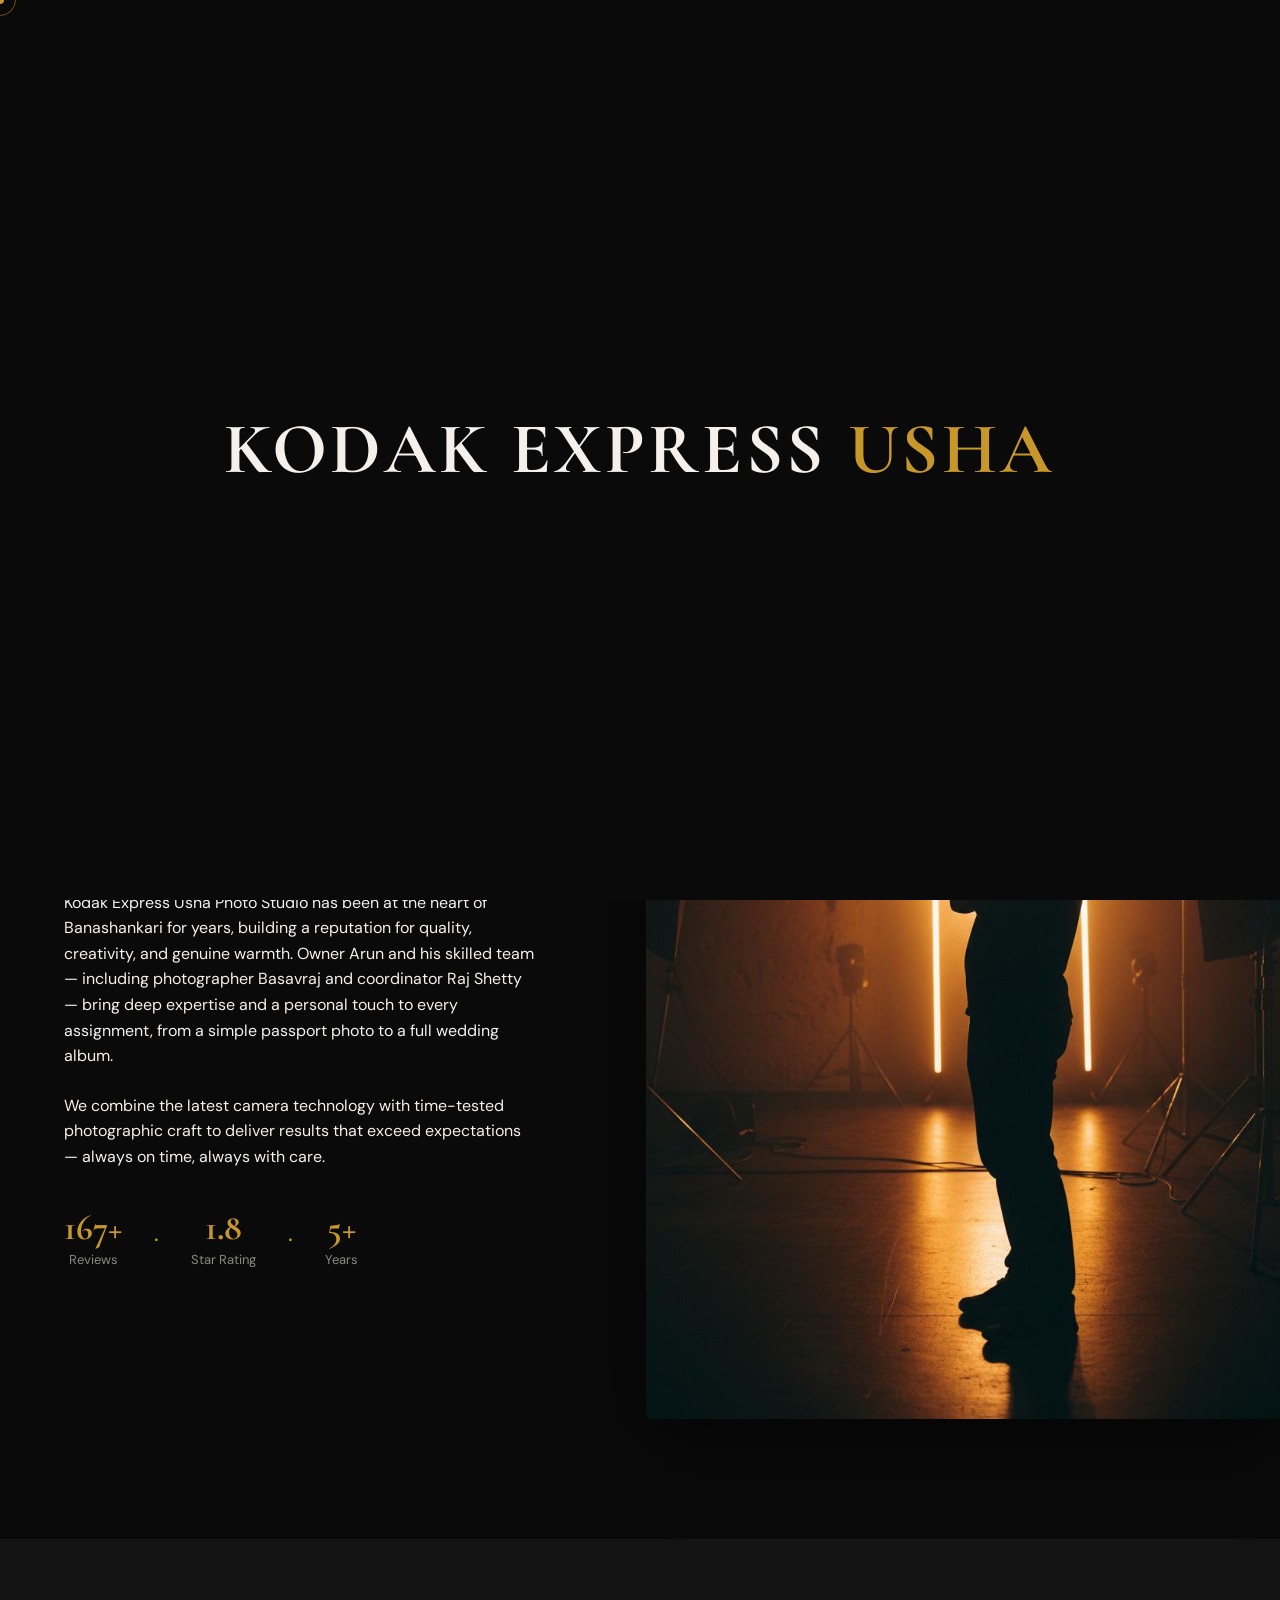
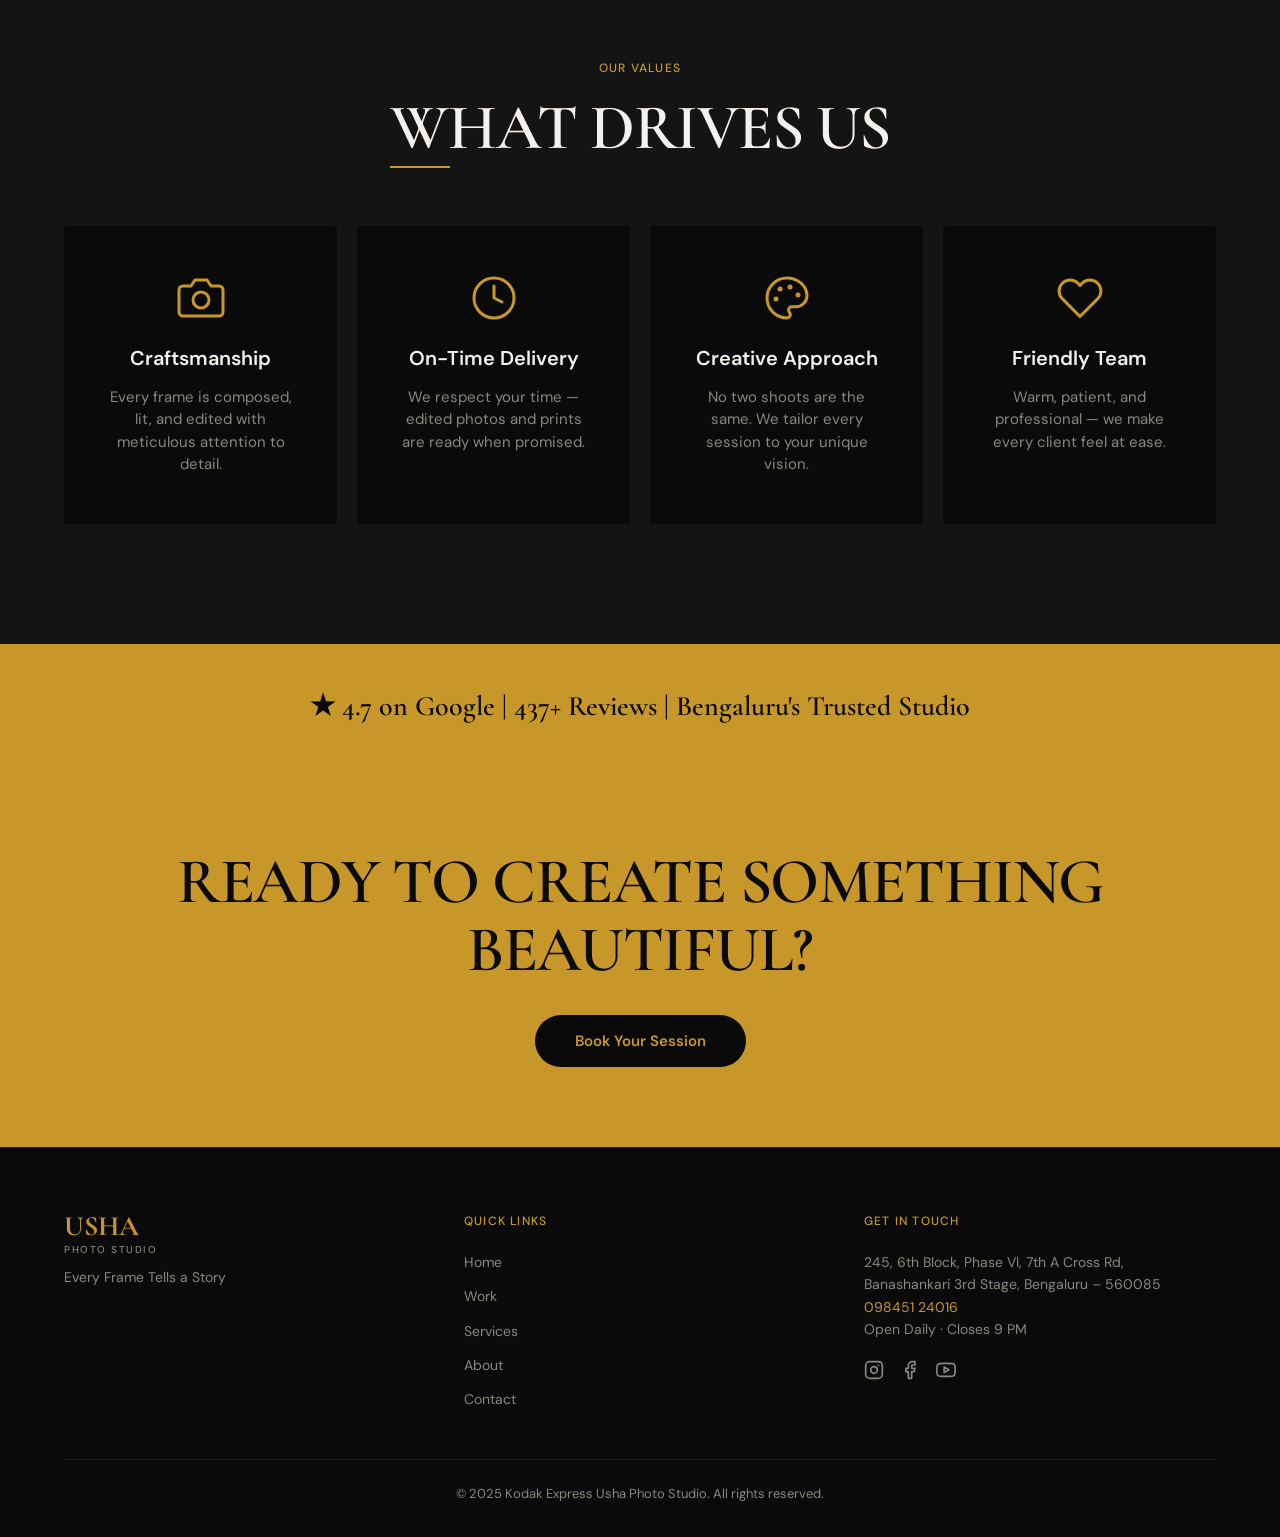
<file: app/about.html>
<!DOCTYPE html>
<html lang="en">
<head>
  <meta charset="UTF-8">
  <meta name="viewport" content="width=device-width, initial-scale=1.0">
  <title>About Us — Kodak Express Usha Photo Studio</title>
  <meta name="description" content="Learn about Kodak Express Usha Photo Studio in Banashankari, Bengaluru. Our story, values, and commitment to quality photography since 2010.">
  <link rel="preconnect" href="https://fonts.googleapis.com">
  <link rel="preconnect" href="https://fonts.gstatic.com" crossorigin>
  <link href="https://fonts.googleapis.com/css2?family=Cormorant+Garamond:wght@400;600;700&family=DM+Sans:wght@400;500;600&display=swap" rel="stylesheet">
  <link rel="stylesheet" href="css/styles.css">
</head>
<body>

  <!-- ====== INTRO OVERLAY ====== -->
  <div id="intro-overlay">
    <div class="intro-text">
      KODAK EXPRESS <span class="gold">USHA</span>
    </div>
  </div>

  <!-- ====== CUSTOM CURSOR ====== -->
  <div class="cursor-dot" id="cursorDot"></div>
  <div class="cursor-ring" id="cursorRing"></div>

  <!-- ====== NAVIGATION ====== -->
  <nav id="navbar">
    <a href="index.html" class="logo">
      <span class="logo-main">USHA</span>
      <span class="logo-sub">PHOTO STUDIO</span>
    </a>

    <div class="nav-links">
      <a href="index.html" class="nav-link">Home</a>
      <a href="work.html" class="nav-link">Work</a>
      <a href="services.html" class="nav-link">Services</a>
      <a href="about.html" class="nav-link active">About</a>
      <a href="contact.html" class="nav-link">Contact</a>
    </div>

    <a href="contact.html" class="nav-cta">Book a Shoot</a>

    <div class="hamburger">
      <span></span>
      <span></span>
      <span></span>
    </div>
  </nav>

  <!-- Mobile Menu -->
  <div class="mobile-menu">
    <a href="index.html" class="nav-link">Home</a>
    <a href="work.html" class="nav-link">Work</a>
    <a href="services.html" class="nav-link">Services</a>
    <a href="about.html" class="nav-link active">About</a>
    <a href="contact.html" class="nav-link">Contact</a>
  </div>

  <!-- ====== MAIN CONTENT ====== -->
  <main>

    <!-- ─── Page Hero ─── -->
    <section class="page-hero reveal-on-scroll">
      <div class="reveal-section">
        <h1 class="section-title split-text">ABOUT US</h1>
        <p class="section-subtitle" style="margin: 16px auto 0;">The story behind Bengaluru's trusted photo studio</p>
      </div>
    </section>

    <!-- ─── Story Section ─── -->
    <section class="about-teaser reveal-on-scroll">
      <div class="about-container" style="grid-template-columns: 45% 55%;">
        <div class="about-text" style="order: 1; padding-right: 48px;">
          <span class="eyebrow">OUR STORY</span>
          <h2 class="section-title split-text animated-heading">CAPTURING BENGALURU'S FINEST MOMENTS</h2>
          <p>Kodak Express Usha Photo Studio has been at the heart of Banashankari for years, building a reputation for quality, creativity, and genuine warmth. Owner Arun and his skilled team — including photographer Basavraj and coordinator Raj Shetty — bring deep expertise and a personal touch to every assignment, from a simple passport photo to a full wedding album.</p>
          <p>We combine the latest camera technology with time-tested photographic craft to deliver results that exceed expectations — always on time, always with care.</p>
          <div class="stats-row" style="margin-top: 40px;">
            <div class="stat-item">
              <div class="stat-number" data-target="437" data-suffix="+">0</div>
              <div class="stat-label">Reviews</div>
            </div>
            <span class="stat-separator">&#183;</span>
            <div class="stat-item">
              <div class="stat-number" data-target="4.7" data-suffix="">0</div>
              <div class="stat-label">Star Rating</div>
            </div>
            <span class="stat-separator">&#183;</span>
            <div class="stat-item">
              <div class="stat-number" data-target="15" data-suffix="+">0</div>
              <div class="stat-label">Years</div>
            </div>
          </div>
        </div>
        <div class="about-image reveal-left" style="order: 2;">
          <img src="images/about/photographer.jpg" alt="Photographer at work in studio">
        </div>
      </div>
    </section>

    <!-- ─── Values Section ─── -->
    <section class="services-section reveal-on-scroll">
      <div class="services-container">
        <div class="section-header reveal-section">
          <span class="eyebrow">OUR VALUES</span>
          <h2 class="section-title split-text animated-heading">WHAT DRIVES US</h2>
        </div>
        <div class="values-grid reveal-stagger">
          <div class="value-card reveal-child">
            <div class="value-icon">
              <svg viewBox="0 0 24 24" fill="none" stroke="currentColor" stroke-width="1.5" stroke-linecap="round" stroke-linejoin="round">
                <path d="M23 19a2 2 0 0 1-2 2H3a2 2 0 0 1-2-2V8a2 2 0 0 1 2-2h4l2-3h6l2 3h4a2 2 0 0 1 2 2z"/>
                <circle cx="12" cy="13" r="4"/>
              </svg>
            </div>
            <h3 class="value-name">Craftsmanship</h3>
            <p class="value-desc">Every frame is composed, lit, and edited with meticulous attention to detail.</p>
          </div>
          <div class="value-card reveal-child">
            <div class="value-icon">
              <svg viewBox="0 0 24 24" fill="none" stroke="currentColor" stroke-width="1.5" stroke-linecap="round" stroke-linejoin="round">
                <circle cx="12" cy="12" r="10"/>
                <polyline points="12 6 12 12 16 14"/>
              </svg>
            </div>
            <h3 class="value-name">On-Time Delivery</h3>
            <p class="value-desc">We respect your time — edited photos and prints are ready when promised.</p>
          </div>
          <div class="value-card reveal-child">
            <div class="value-icon">
              <svg viewBox="0 0 24 24" fill="none" stroke="currentColor" stroke-width="1.5" stroke-linecap="round" stroke-linejoin="round">
                <circle cx="13.5" cy="6.5" r=".5" fill="currentColor"/>
                <circle cx="17.5" cy="10.5" r=".5" fill="currentColor"/>
                <circle cx="8.5" cy="7.5" r=".5" fill="currentColor"/>
                <circle cx="6.5" cy="12.5" r=".5" fill="currentColor"/>
                <path d="M12 2C6.5 2 2 6.5 2 12s4.5 10 10 10c.926 0 1.648-.746 1.648-1.688 0-.437-.18-.835-.437-1.125-.29-.289-.438-.652-.438-1.125a1.64 1.64 0 0 1 1.668-1.668h1.996c3.051 0 5.555-2.503 5.555-5.554C21.965 6.012 17.461 2 12 2z"/>
              </svg>
            </div>
            <h3 class="value-name">Creative Approach</h3>
            <p class="value-desc">No two shoots are the same. We tailor every session to your unique vision.</p>
          </div>
          <div class="value-card reveal-child">
            <div class="value-icon">
              <svg viewBox="0 0 24 24" fill="none" stroke="currentColor" stroke-width="1.5" stroke-linecap="round" stroke-linejoin="round">
                <path d="M20.84 4.61a5.5 5.5 0 0 0-7.78 0L12 5.67l-1.06-1.06a5.5 5.5 0 0 0-7.78 7.78l1.06 1.06L12 21.23l7.78-7.78 1.06-1.06a5.5 5.5 0 0 0 0-7.78z"/>
              </svg>
            </div>
            <h3 class="value-name">Friendly Team</h3>
            <p class="value-desc">Warm, patient, and professional — we make every client feel at ease.</p>
          </div>
        </div>
      </div>
    </section>

    <!-- ─── Rating Strip ─── -->
    <section class="rating-strip reveal-on-scroll">
      <div class="reveal-section">
        <p class="rating-text">&#9733; 4.7 on Google | 437+ Reviews | Bengaluru's Trusted Studio</p>
      </div>
    </section>

    <!-- ─── CTA Banner ─── -->
    <section class="cta-banner reveal-on-scroll">
      <div class="reveal-section">
        <h2 class="section-title animated-heading">READY TO CREATE SOMETHING BEAUTIFUL?</h2>
        <a href="contact.html" class="btn-primary">Book Your Session</a>
      </div>
    </section>

  </main>

  <!-- ====== FOOTER ====== -->
  <footer id="footer">
    <div class="footer-container">
      <div class="footer-logo">
        <div class="logo-main">USHA</div>
        <div class="logo-sub">PHOTO STUDIO</div>
        <p class="footer-tagline">Every Frame Tells a Story</p>
      </div>
      <div class="footer-links-col">
        <div class="footer-heading">Quick Links</div>
        <div class="footer-links">
          <a href="index.html">Home</a>
          <a href="work.html">Work</a>
          <a href="services.html">Services</a>
          <a href="about.html">About</a>
          <a href="contact.html">Contact</a>
        </div>
      </div>
      <div class="footer-contact">
        <div class="footer-heading">Get in Touch</div>
        <p style="color: var(--text-muted); font-size: 14px; line-height: 1.6; margin-bottom: 16px;">
          245, 6th Block, Phase VI, 7th A Cross Rd,<br>
          Banashankari 3rd Stage, Bengaluru – 560085<br>
          <span style="color: var(--gold);">098451 24016</span><br>
          Open Daily &middot; Closes 9 PM
        </p>
        <div class="footer-socials">
          <a href="#" aria-label="Instagram">
            <svg viewBox="0 0 24 24" fill="none" stroke="currentColor" stroke-width="2" stroke-linecap="round" stroke-linejoin="round">
              <rect x="2" y="2" width="20" height="20" rx="5" ry="5"/>
              <path d="M16 11.37A4 4 0 1 1 12.63 8 4 4 0 0 1 16 11.37z"/>
              <line x1="17.5" y1="6.5" x2="17.51" y2="6.5"/>
            </svg>
          </a>
          <a href="#" aria-label="Facebook">
            <svg viewBox="0 0 24 24" fill="none" stroke="currentColor" stroke-width="2" stroke-linecap="round" stroke-linejoin="round">
              <path d="M18 2h-3a5 5 0 0 0-5 5v3H7v4h3v8h4v-8h3l1-4h-4V7a1 1 0 0 1 1-1h3z"/>
            </svg>
          </a>
          <a href="#" aria-label="YouTube">
            <svg viewBox="0 0 24 24" fill="none" stroke="currentColor" stroke-width="2" stroke-linecap="round" stroke-linejoin="round">
              <path d="M22.54 6.42a2.78 2.78 0 0 0-1.94-2C18.88 4 12 4 12 4s-6.88 0-8.6.46a2.78 2.78 0 0 0-1.94 2A29 29 0 0 0 1 11.75a29 29 0 0 0 .46 5.33A2.78 2.78 0 0 0 3.4 19.13c1.72.46 8.6.46 8.6.46s6.88 0 8.6-.46a2.78 2.78 0 0 0 1.94-2 29 29 0 0 0 .46-5.25 29 29 0 0 0-.46-5.46z"/>
              <polygon points="9.75 15.02 15.5 11.75 9.75 8.48 9.75 15.02"/>
            </svg>
          </a>
        </div>
      </div>
    </div>
    <div class="footer-bottom">
      &copy; 2025 Kodak Express Usha Photo Studio. All rights reserved.
    </div>
  </footer>

  <!-- ====== SCRIPTS ====== -->
  <script src="js/app.js"></script>

</body>
</html>
</file>
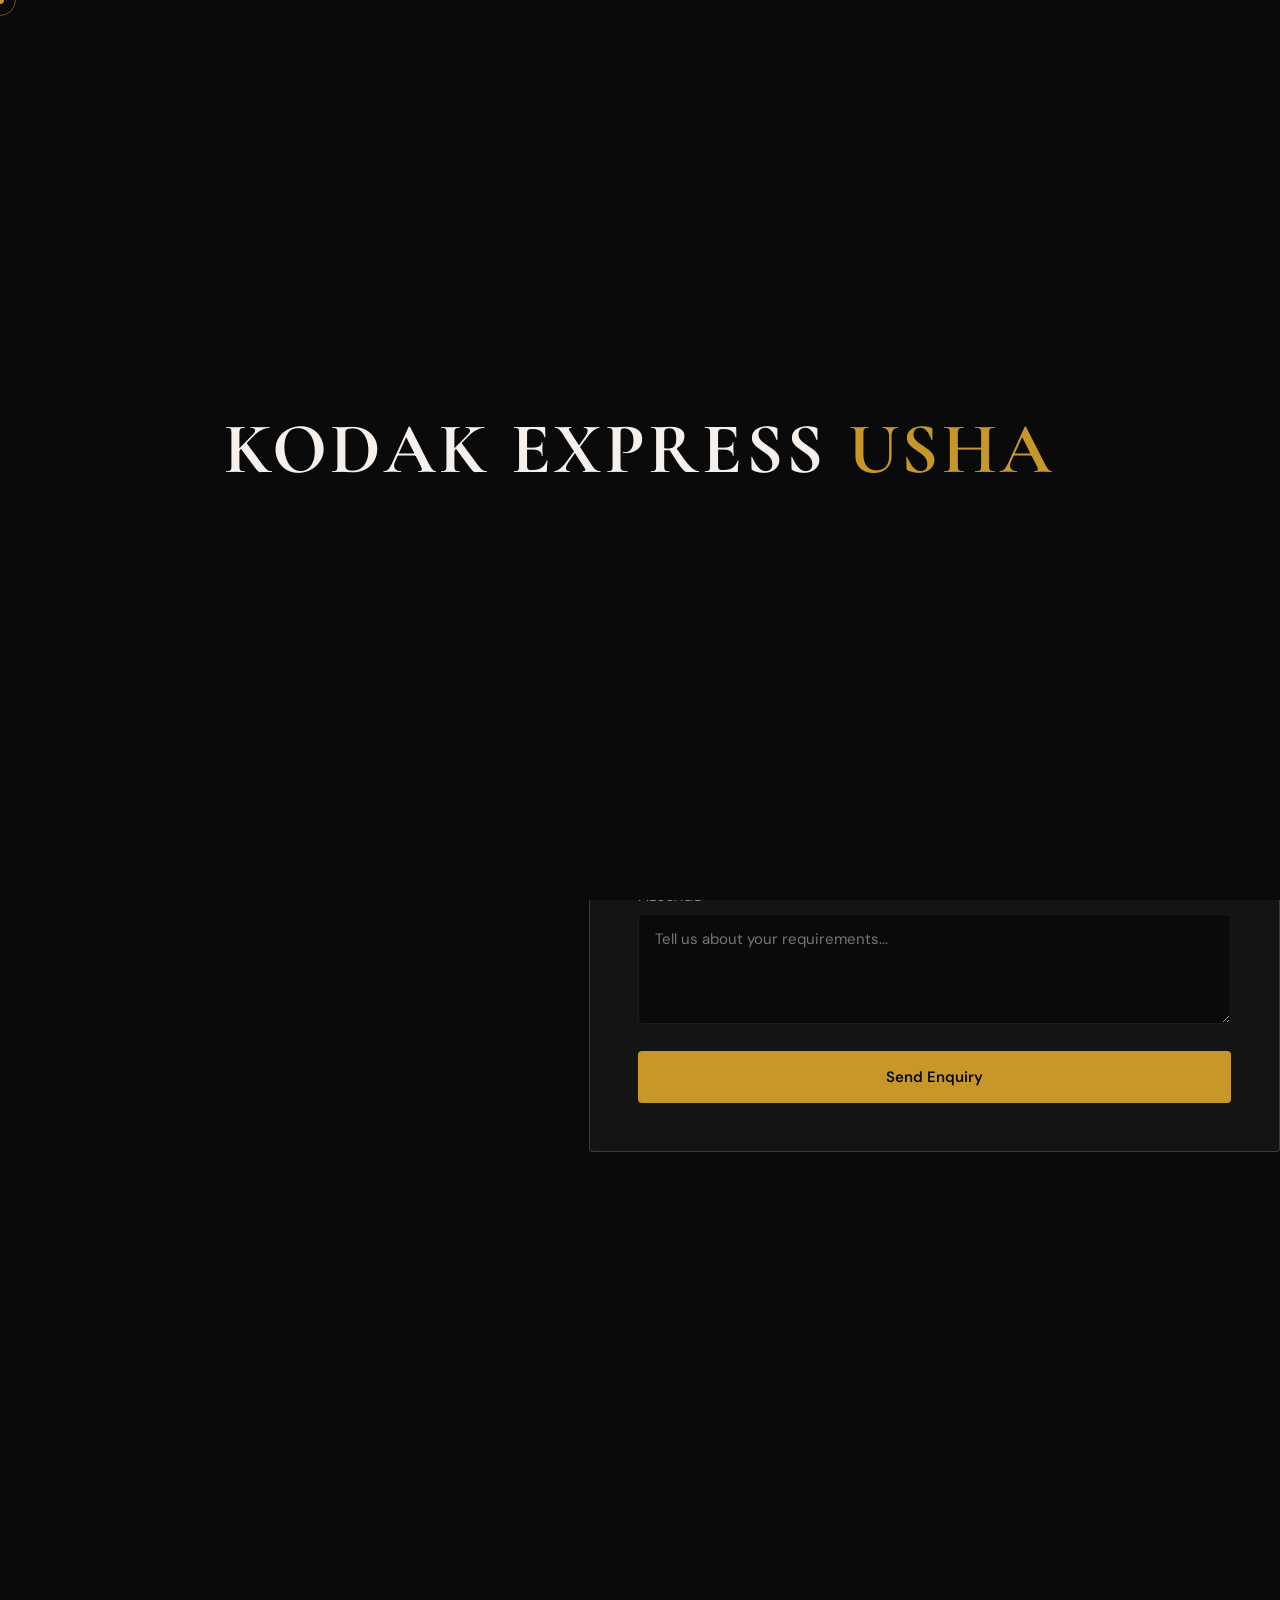
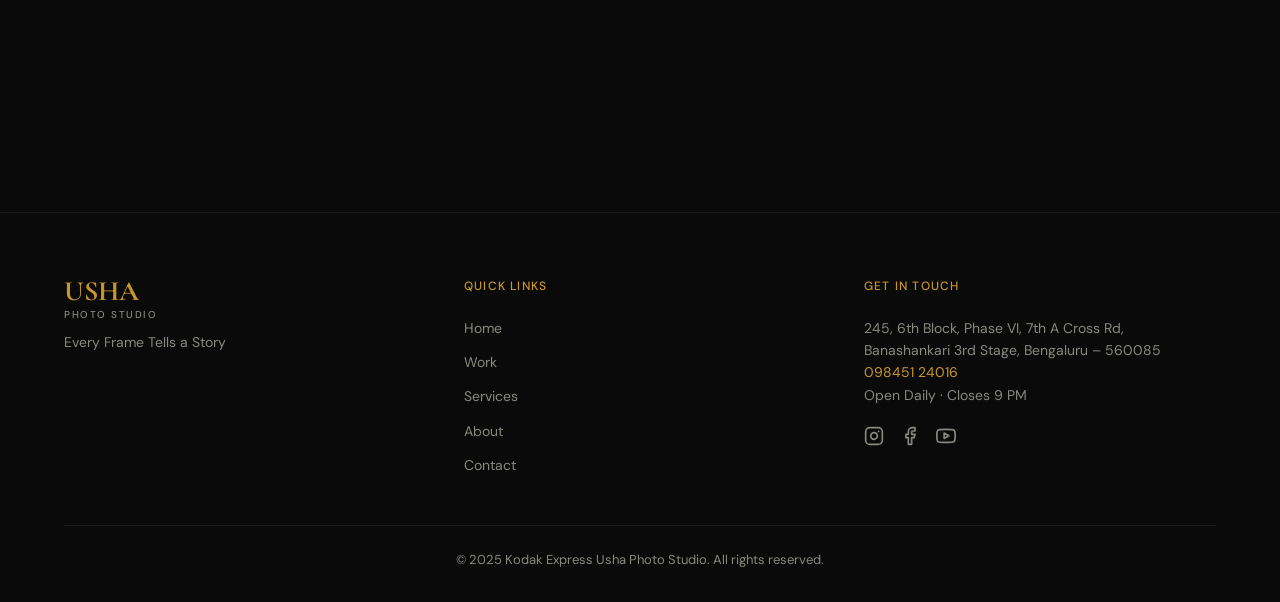
<file: app/contact.html>
<!DOCTYPE html>
<html lang="en">
<head>
  <meta charset="UTF-8">
  <meta name="viewport" content="width=device-width, initial-scale=1.0">
  <title>Contact Us — Kodak Express Usha Photo Studio</title>
  <meta name="description" content="Contact Kodak Express Usha Photo Studio in Banashankari, Bengaluru. Book your photography session today. Call 098451 24016.">
  <link rel="preconnect" href="https://fonts.googleapis.com">
  <link rel="preconnect" href="https://fonts.gstatic.com" crossorigin>
  <link href="https://fonts.googleapis.com/css2?family=Cormorant+Garamond:wght@400;600;700&family=DM+Sans:wght@400;500;600&display=swap" rel="stylesheet">
  <link rel="stylesheet" href="css/styles.css">
</head>
<body>

  <!-- ====== INTRO OVERLAY ====== -->
  <div id="intro-overlay">
    <div class="intro-text">
      KODAK EXPRESS <span class="gold">USHA</span>
    </div>
  </div>

  <!-- ====== CUSTOM CURSOR ====== -->
  <div class="cursor-dot" id="cursorDot"></div>
  <div class="cursor-ring" id="cursorRing"></div>

  <!-- ====== NAVIGATION ====== -->
  <nav id="navbar">
    <a href="index.html" class="logo">
      <span class="logo-main">USHA</span>
      <span class="logo-sub">PHOTO STUDIO</span>
    </a>

    <div class="nav-links">
      <a href="index.html" class="nav-link">Home</a>
      <a href="work.html" class="nav-link">Work</a>
      <a href="services.html" class="nav-link">Services</a>
      <a href="about.html" class="nav-link">About</a>
      <a href="contact.html" class="nav-link active">Contact</a>
    </div>

    <a href="contact.html" class="nav-cta">Book a Shoot</a>

    <div class="hamburger">
      <span></span>
      <span></span>
      <span></span>
    </div>
  </nav>

  <!-- Mobile Menu -->
  <div class="mobile-menu">
    <a href="index.html" class="nav-link">Home</a>
    <a href="work.html" class="nav-link">Work</a>
    <a href="services.html" class="nav-link">Services</a>
    <a href="about.html" class="nav-link">About</a>
    <a href="contact.html" class="nav-link active">Contact</a>
  </div>

  <!-- ====== MAIN CONTENT ====== -->
  <main>

    <!-- ─── Page Hero ─── -->
    <section class="page-hero reveal-on-scroll">
      <div class="reveal-section">
        <h1 class="section-title split-text">LET'S CREATE TOGETHER</h1>
        <p class="section-subtitle" style="margin: 16px auto 0;">Visit us in Banashankari or reach out to book your session</p>
      </div>
    </section>

    <!-- ─── Contact Section ─── -->
    <section class="contact-section reveal-on-scroll">
      <div class="contact-container">

        <!-- Left: Info -->
        <div class="reveal-section">
          <span class="eyebrow">GET IN TOUCH</span>
          <h2 class="section-title animated-heading" style="font-size: clamp(28px, 4vw, 48px); margin-bottom: 32px;">Visit Our Studio</h2>

          <div class="contact-info-item address">
            <span class="icon">&#128205;</span>
            <div>
              245, 6th Block, Phase VI,<br>
              7th A Cross Rd, next to Aditya Netralaya,<br>
              Banashankari 3rd Stage,<br>
              Bengaluru – 560085
            </div>
          </div>

          <div class="contact-info-item phone">
            <span class="icon">&#128222;</span>
            <div><a href="tel:09845124016" style="color: var(--gold);">098451 24016</a></div>
          </div>

          <div class="contact-info-item hours">
            <span class="icon">&#128336;</span>
            <div>Open Daily &middot; Closes 9 PM</div>
          </div>

          <div class="contact-socials">
            <a href="#" aria-label="Instagram">
              <svg viewBox="0 0 24 24" fill="none" stroke="currentColor" stroke-width="2" stroke-linecap="round" stroke-linejoin="round" style="width: 24px; height: 24px;">
                <rect x="2" y="2" width="20" height="20" rx="5" ry="5"/>
                <path d="M16 11.37A4 4 0 1 1 12.63 8 4 4 0 0 1 16 11.37z"/>
                <line x1="17.5" y1="6.5" x2="17.51" y2="6.5"/>
              </svg>
            </a>
            <a href="#" aria-label="Facebook">
              <svg viewBox="0 0 24 24" fill="none" stroke="currentColor" stroke-width="2" stroke-linecap="round" stroke-linejoin="round" style="width: 24px; height: 24px;">
                <path d="M18 2h-3a5 5 0 0 0-5 5v3H7v4h3v8h4v-8h3l1-4h-4V7a1 1 0 0 1 1-1h3z"/>
              </svg>
            </a>
            <a href="#" aria-label="YouTube">
              <svg viewBox="0 0 24 24" fill="none" stroke="currentColor" stroke-width="2" stroke-linecap="round" stroke-linejoin="round" style="width: 24px; height: 24px;">
                <path d="M22.54 6.42a2.78 2.78 0 0 0-1.94-2C18.88 4 12 4 12 4s-6.88 0-8.6.46a2.78 2.78 0 0 0-1.94 2A29 29 0 0 0 1 11.75a29 29 0 0 0 .46 5.33A2.78 2.78 0 0 0 3.4 19.13c1.72.46 8.6.46 8.6.46s6.88 0 8.6-.46a2.78 2.78 0 0 0 1.94-2 29 29 0 0 0 .46-5.25 29 29 0 0 0-.46-5.46z"/>
                <polygon points="9.75 15.02 15.5 11.75 9.75 8.48 9.75 15.02"/>
              </svg>
            </a>
          </div>
        </div>

        <!-- Right: Form -->
        <div class="reveal-section" style="transition-delay: 0.2s;">
          <div class="contact-form-card">
            <h3 style="font-family: 'Cormorant Garamond', serif; font-size: 28px; font-weight: 600; color: var(--white); margin-bottom: 32px;">Send an Enquiry</h3>

            <form id="contact-form">
              <div class="form-group">
                <label for="name">Full Name</label>
                <input type="text" id="name" name="name" placeholder="Your full name" required>
              </div>

              <div style="display: grid; grid-template-columns: 1fr 1fr; gap: 16px;">
                <div class="form-group">
                  <label for="phone">Phone</label>
                  <input type="tel" id="phone" name="phone" placeholder="Your phone number" required>
                </div>
                <div class="form-group">
                  <label for="email">Email</label>
                  <input type="email" id="email" name="email" placeholder="Your email address">
                </div>
              </div>

              <div style="display: grid; grid-template-columns: 1fr 1fr; gap: 16px;">
                <div class="form-group">
                  <label for="service">Service</label>
                  <select id="service" name="service" required>
                    <option value="">Select a service</option>
                    <option value="wedding">Wedding &amp; Engagement</option>
                    <option value="portrait">Portrait Photography</option>
                    <option value="newborn">Newborn &amp; Baby</option>
                    <option value="family">Family Photography</option>
                    <option value="corporate">Corporate &amp; Product</option>
                    <option value="event">Events &amp; Parties</option>
                    <option value="graduation">Graduation</option>
                    <option value="maternity">Maternity</option>
                    <option value="passport">Passport Photos</option>
                    <option value="videography">Videography</option>
                    <option value="printing">Printing &amp; Albums</option>
                    <option value="other">Other</option>
                  </select>
                </div>
                <div class="form-group">
                  <label for="date">Shoot Date</label>
                  <input type="date" id="date" name="date">
                </div>
              </div>

              <div class="form-group">
                <label for="message">Message</label>
                <textarea id="message" name="message" rows="4" placeholder="Tell us about your requirements..."></textarea>
              </div>

              <button type="submit" class="form-submit">Send Enquiry</button>
            </form>

            <div class="form-success">
              <p>Thank you! We'll be in touch soon. &#128248;</p>
            </div>
          </div>
        </div>

      </div>
    </section>

    <!-- ─── Map Section ─── -->
    <section class="map-section reveal-on-scroll">
      <div class="map-container reveal-section">
        <iframe
          src="https://maps.google.com/maps?q=Kodak+Express+Usha+Photo+Studio+Banashankari+Bengaluru&output=embed"
          width="100%"
          height="420"
          style="border:0; filter: grayscale(1) invert(1) contrast(0.85);"
          allowfullscreen=""
          loading="lazy"
          referrerpolicy="no-referrer-when-downgrade"
          title="Kodak Express Usha Photo Studio Location">
        </iframe>
      </div>
    </section>

  </main>

  <!-- ====== FOOTER ====== -->
  <footer id="footer">
    <div class="footer-container">
      <div class="footer-logo">
        <div class="logo-main">USHA</div>
        <div class="logo-sub">PHOTO STUDIO</div>
        <p class="footer-tagline">Every Frame Tells a Story</p>
      </div>
      <div class="footer-links-col">
        <div class="footer-heading">Quick Links</div>
        <div class="footer-links">
          <a href="index.html">Home</a>
          <a href="work.html">Work</a>
          <a href="services.html">Services</a>
          <a href="about.html">About</a>
          <a href="contact.html">Contact</a>
        </div>
      </div>
      <div class="footer-contact">
        <div class="footer-heading">Get in Touch</div>
        <p style="color: var(--text-muted); font-size: 14px; line-height: 1.6; margin-bottom: 16px;">
          245, 6th Block, Phase VI, 7th A Cross Rd,<br>
          Banashankari 3rd Stage, Bengaluru – 560085<br>
          <span style="color: var(--gold);">098451 24016</span><br>
          Open Daily &middot; Closes 9 PM
        </p>
        <div class="footer-socials">
          <a href="#" aria-label="Instagram">
            <svg viewBox="0 0 24 24" fill="none" stroke="currentColor" stroke-width="2" stroke-linecap="round" stroke-linejoin="round">
              <rect x="2" y="2" width="20" height="20" rx="5" ry="5"/>
              <path d="M16 11.37A4 4 0 1 1 12.63 8 4 4 0 0 1 16 11.37z"/>
              <line x1="17.5" y1="6.5" x2="17.51" y2="6.5"/>
            </svg>
          </a>
          <a href="#" aria-label="Facebook">
            <svg viewBox="0 0 24 24" fill="none" stroke="currentColor" stroke-width="2" stroke-linecap="round" stroke-linejoin="round">
              <path d="M18 2h-3a5 5 0 0 0-5 5v3H7v4h3v8h4v-8h3l1-4h-4V7a1 1 0 0 1 1-1h3z"/>
            </svg>
          </a>
          <a href="#" aria-label="YouTube">
            <svg viewBox="0 0 24 24" fill="none" stroke="currentColor" stroke-width="2" stroke-linecap="round" stroke-linejoin="round">
              <path d="M22.54 6.42a2.78 2.78 0 0 0-1.94-2C18.88 4 12 4 12 4s-6.88 0-8.6.46a2.78 2.78 0 0 0-1.94 2A29 29 0 0 0 1 11.75a29 29 0 0 0 .46 5.33A2.78 2.78 0 0 0 3.4 19.13c1.72.46 8.6.46 8.6.46s6.88 0 8.6-.46a2.78 2.78 0 0 0 1.94-2 29 29 0 0 0 .46-5.25 29 29 0 0 0-.46-5.46z"/>
              <polygon points="9.75 15.02 15.5 11.75 9.75 8.48 9.75 15.02"/>
            </svg>
          </a>
        </div>
      </div>
    </div>
    <div class="footer-bottom">
      &copy; 2025 Kodak Express Usha Photo Studio. All rights reserved.
    </div>
  </footer>

  <!-- ====== SCRIPTS ====== -->
  <script src="js/app.js"></script>

</body>
</html>
</file>
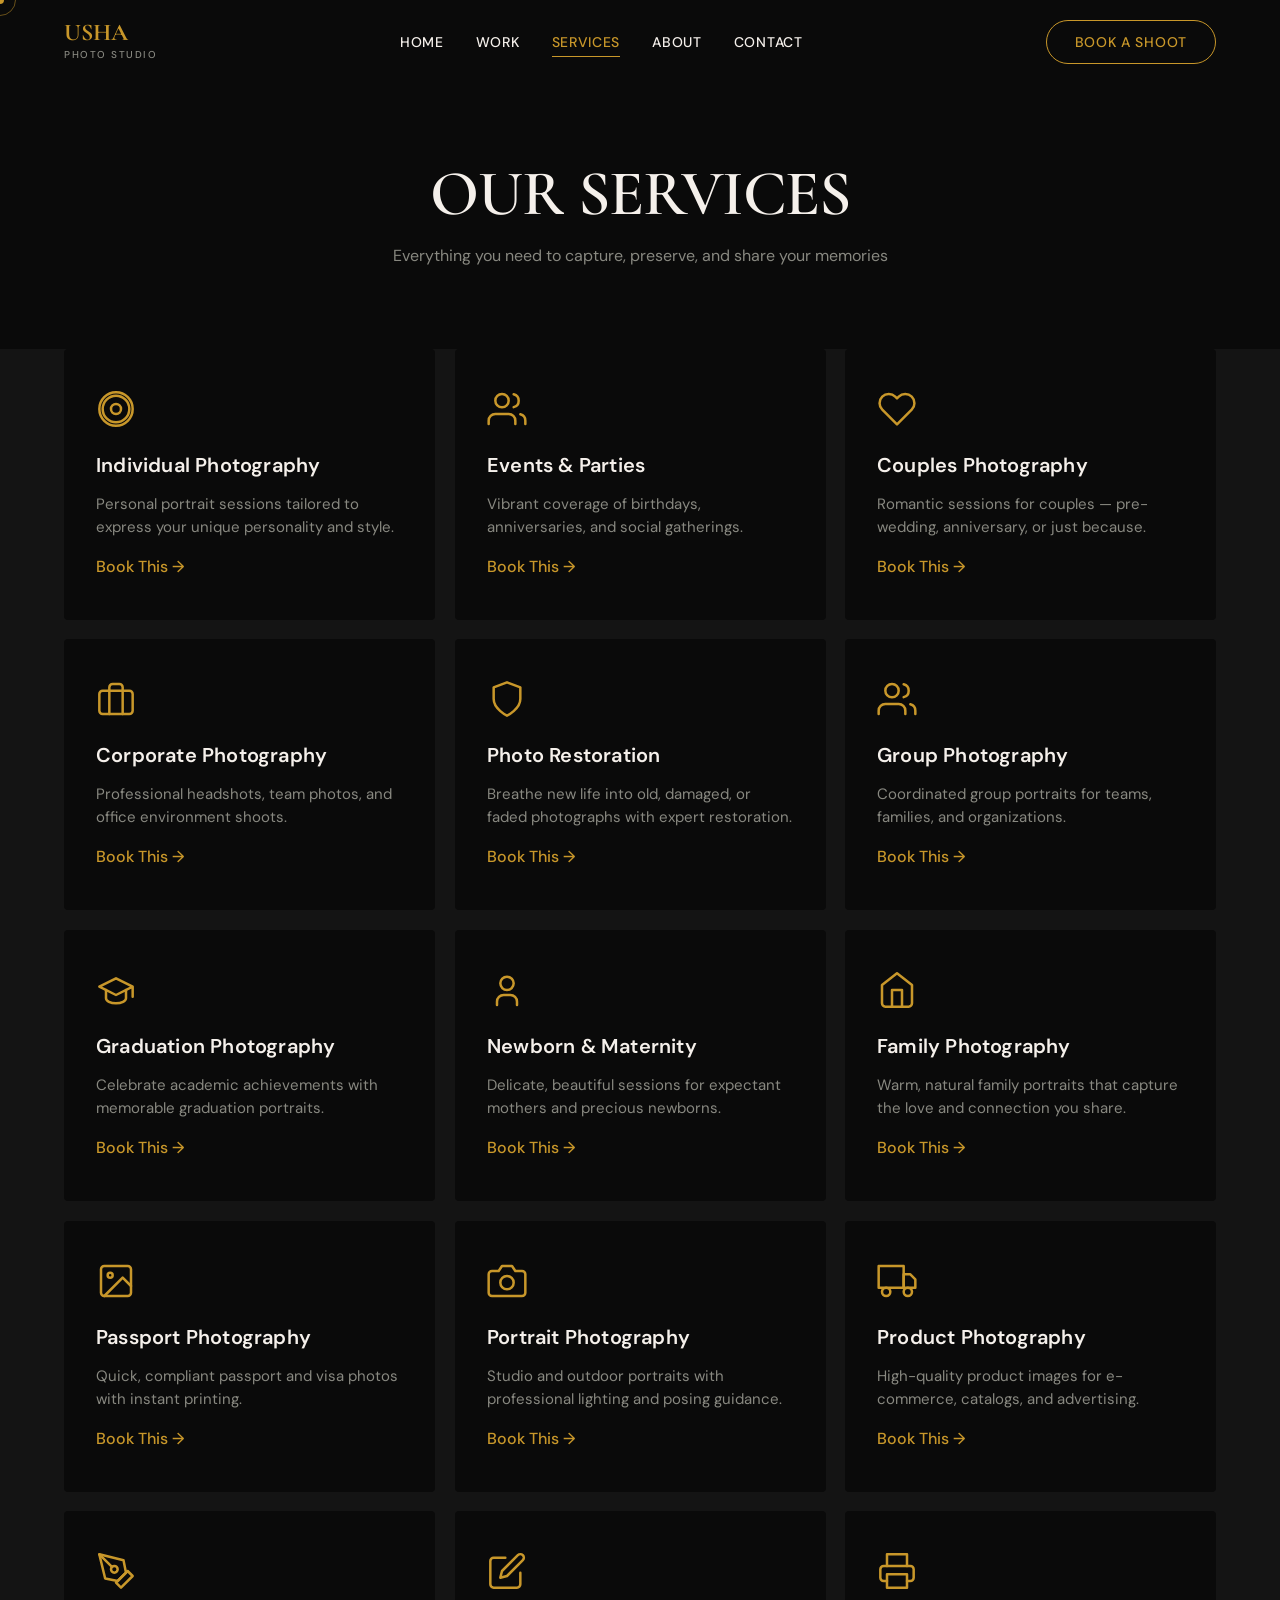
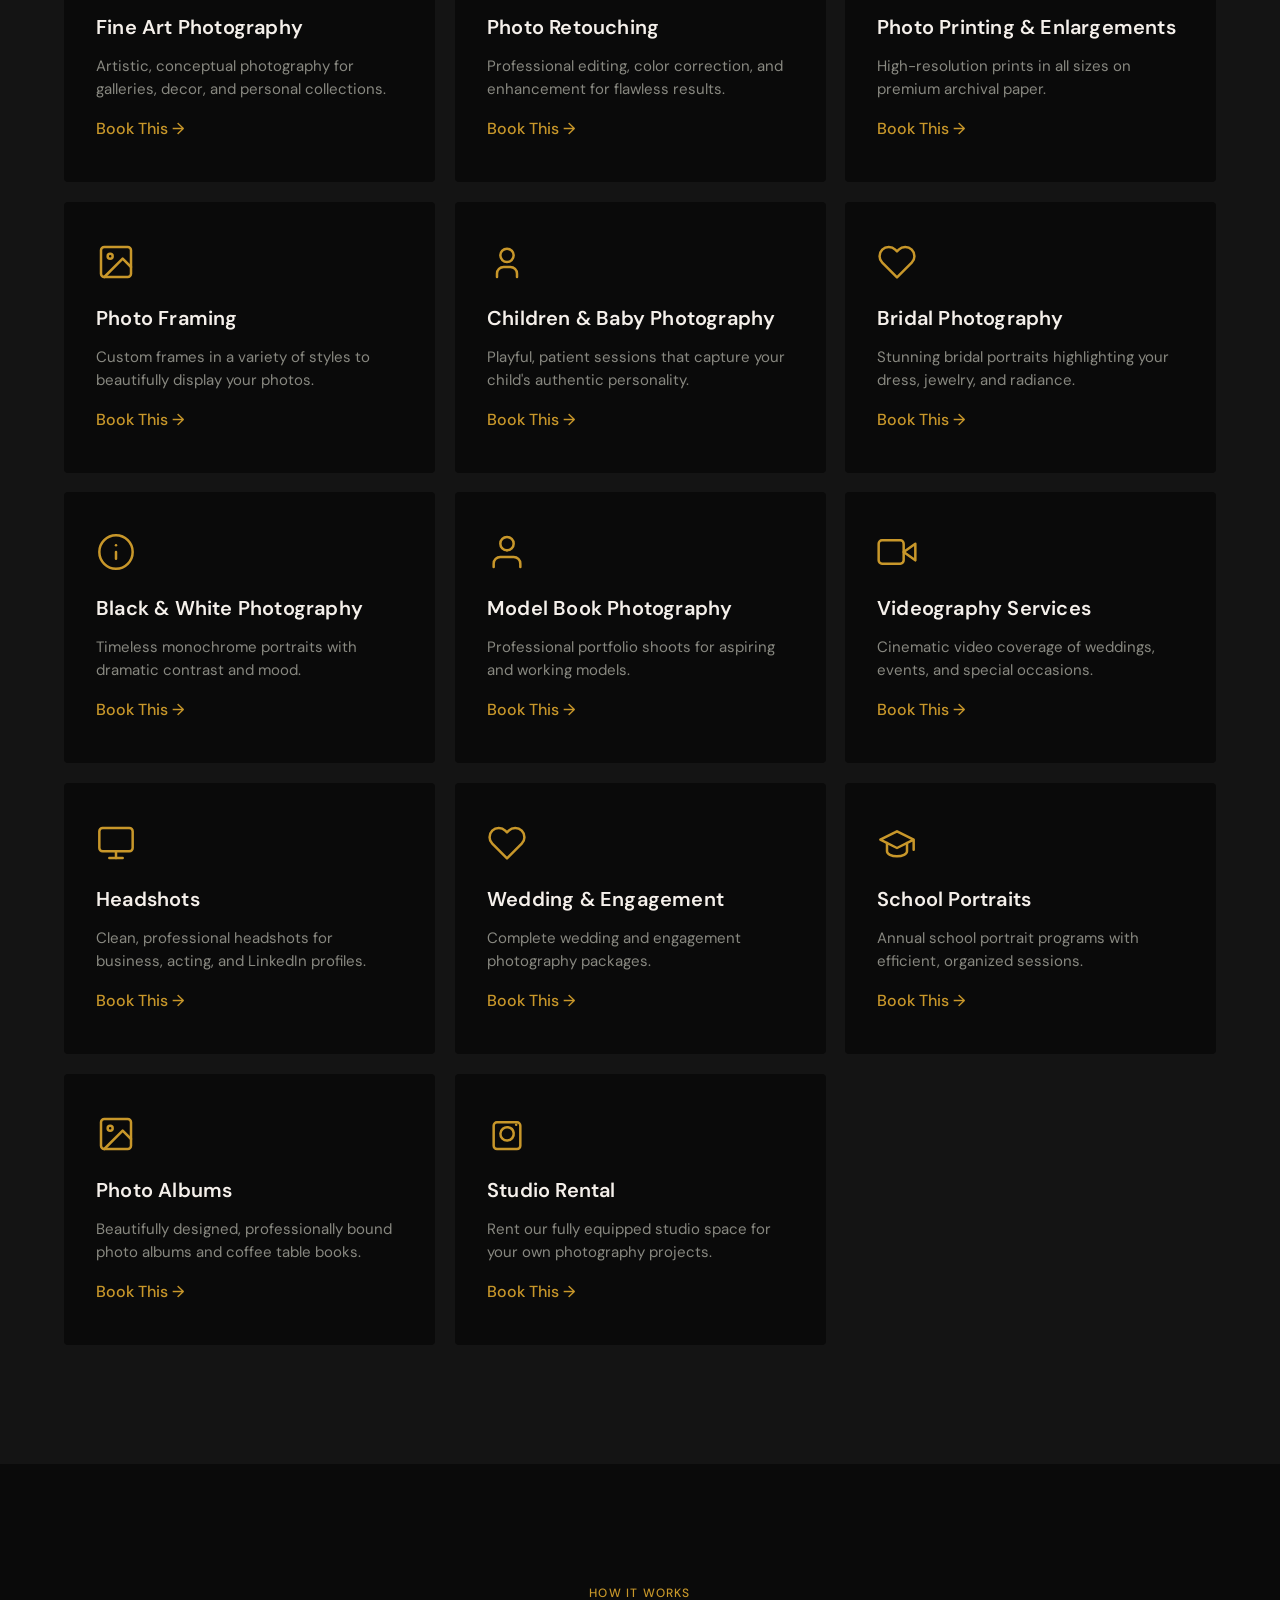
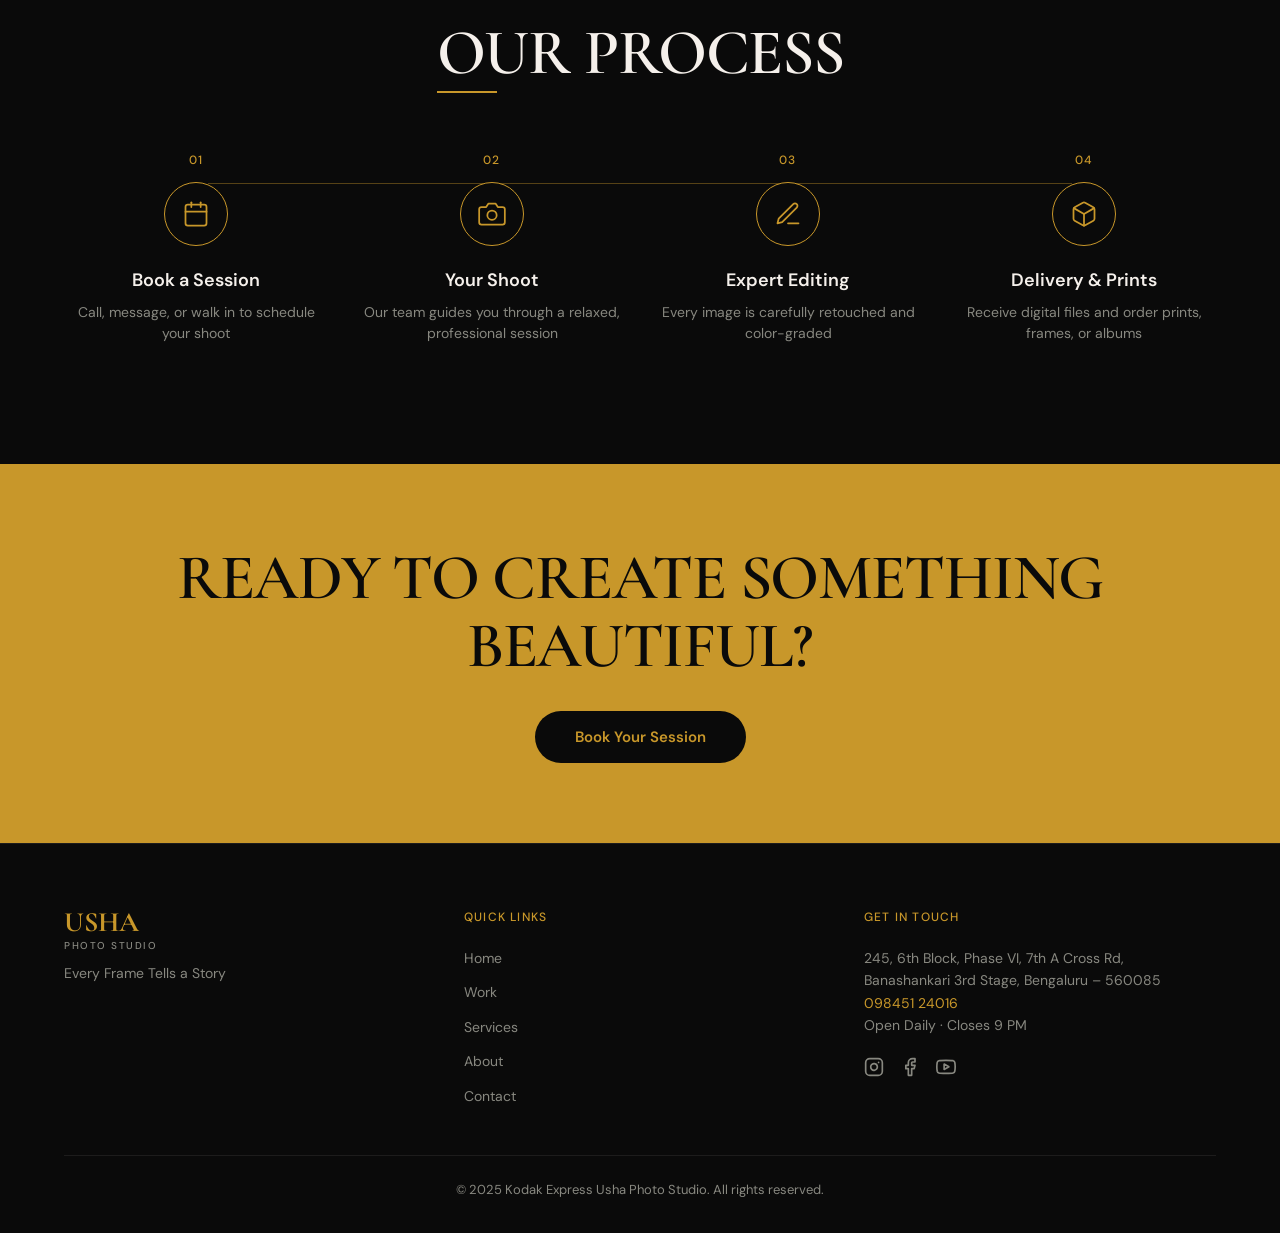
<file: app/services.html>
<!DOCTYPE html>
<html lang="en">
<head>
  <meta charset="UTF-8">
  <meta name="viewport" content="width=device-width, initial-scale=1.0">
  <title>Our Services — Kodak Express Usha Photo Studio</title>
  <meta name="description" content="Complete photography and videography services in Banashankari, Bengaluru. Weddings, portraits, newborns, corporate, events, printing & more.">
  <link rel="preconnect" href="https://fonts.googleapis.com">
  <link rel="preconnect" href="https://fonts.gstatic.com" crossorigin>
  <link href="https://fonts.googleapis.com/css2?family=Cormorant+Garamond:wght@400;600;700&family=DM+Sans:wght@400;500;600&display=swap" rel="stylesheet">
  <link rel="stylesheet" href="css/styles.css">
</head>
<body>

  <!-- ====== INTRO OVERLAY ====== -->
  <div id="intro-overlay">
    <div class="intro-text">
      KODAK EXPRESS <span class="gold">USHA</span>
    </div>
  </div>

  <!-- ====== CUSTOM CURSOR ====== -->
  <div class="cursor-dot" id="cursorDot"></div>
  <div class="cursor-ring" id="cursorRing"></div>

  <!-- ====== NAVIGATION ====== -->
  <nav id="navbar">
    <a href="index.html" class="logo">
      <span class="logo-main">USHA</span>
      <span class="logo-sub">PHOTO STUDIO</span>
    </a>

    <div class="nav-links">
      <a href="index.html" class="nav-link">Home</a>
      <a href="work.html" class="nav-link">Work</a>
      <a href="services.html" class="nav-link active">Services</a>
      <a href="about.html" class="nav-link">About</a>
      <a href="contact.html" class="nav-link">Contact</a>
    </div>

    <a href="contact.html" class="nav-cta">Book a Shoot</a>

    <div class="hamburger">
      <span></span>
      <span></span>
      <span></span>
    </div>
  </nav>

  <!-- Mobile Menu -->
  <div class="mobile-menu">
    <a href="index.html" class="nav-link">Home</a>
    <a href="work.html" class="nav-link">Work</a>
    <a href="services.html" class="nav-link active">Services</a>
    <a href="about.html" class="nav-link">About</a>
    <a href="contact.html" class="nav-link">Contact</a>
  </div>

  <!-- ====== MAIN CONTENT ====== -->
  <main>

    <!-- ─── Page Hero ─── -->
    <section class="page-hero reveal-on-scroll">
      <div class="reveal-section">
        <h1 class="section-title split-text">OUR SERVICES</h1>
        <p class="section-subtitle" style="margin: 16px auto 0;">Everything you need to capture, preserve, and share your memories</p>
      </div>
    </section>

    <!-- ─── Services Grid (26 cards) ─── -->
    <section class="services-section reveal-on-scroll" style="padding-top: 0;">
      <div class="services-container">
        <div class="services-grid reveal-stagger">

          <div class="service-card reveal-child">
            <div class="service-icon">
              <svg viewBox="0 0 24 24" fill="none" stroke="currentColor" stroke-width="1.5" stroke-linecap="round" stroke-linejoin="round"><circle cx="12" cy="12" r="3"/><path d="M12 2C6.48 2 2 6.48 2 12s4.48 10 10 10 10-4.48 10-10S17.52 2 12 2zm0 18c-4.41 0-8-3.59-8-8s3.59-8 8-8 8 3.59 8 8-3.59 8-8 8z"/></svg>
            </div>
            <h3 class="service-name">Individual Photography</h3>
            <p class="service-desc">Personal portrait sessions tailored to express your unique personality and style.</p>
            <a href="contact.html" class="gold-link" style="margin-top: 16px; display: inline-flex;">Book This &#8594;</a>
          </div>

          <div class="service-card reveal-child">
            <div class="service-icon">
              <svg viewBox="0 0 24 24" fill="none" stroke="currentColor" stroke-width="1.5" stroke-linecap="round" stroke-linejoin="round"><path d="M17 21v-2a4 4 0 0 0-4-4H5a4 4 0 0 0-4 4v2"/><circle cx="9" cy="7" r="4"/><path d="M23 21v-2a4 4 0 0 0-3-3.87"/><path d="M16 3.13a4 4 0 0 1 0 7.75"/></svg>
            </div>
            <h3 class="service-name">Events &amp; Parties</h3>
            <p class="service-desc">Vibrant coverage of birthdays, anniversaries, and social gatherings.</p>
            <a href="contact.html" class="gold-link" style="margin-top: 16px; display: inline-flex;">Book This &#8594;</a>
          </div>

          <div class="service-card reveal-child">
            <div class="service-icon">
              <svg viewBox="0 0 24 24" fill="none" stroke="currentColor" stroke-width="1.5" stroke-linecap="round" stroke-linejoin="round"><path d="M20.84 4.61a5.5 5.5 0 0 0-7.78 0L12 5.67l-1.06-1.06a5.5 5.5 0 0 0-7.78 7.78l1.06 1.06L12 21.23l7.78-7.78 1.06-1.06a5.5 5.5 0 0 0 0-7.78z"/></svg>
            </div>
            <h3 class="service-name">Couples Photography</h3>
            <p class="service-desc">Romantic sessions for couples — pre-wedding, anniversary, or just because.</p>
            <a href="contact.html" class="gold-link" style="margin-top: 16px; display: inline-flex;">Book This &#8594;</a>
          </div>

          <div class="service-card reveal-child">
            <div class="service-icon">
              <svg viewBox="0 0 24 24" fill="none" stroke="currentColor" stroke-width="1.5" stroke-linecap="round" stroke-linejoin="round"><rect x="2" y="7" width="20" height="14" rx="2" ry="2"/><path d="M16 21V5a2 2 0 0 0-2-2h-4a2 2 0 0 0-2 2v16"/></svg>
            </div>
            <h3 class="service-name">Corporate Photography</h3>
            <p class="service-desc">Professional headshots, team photos, and office environment shoots.</p>
            <a href="contact.html" class="gold-link" style="margin-top: 16px; display: inline-flex;">Book This &#8594;</a>
          </div>

          <div class="service-card reveal-child">
            <div class="service-icon">
              <svg viewBox="0 0 24 24" fill="none" stroke="currentColor" stroke-width="1.5" stroke-linecap="round" stroke-linejoin="round"><path d="M12 22s8-4 8-10V5l-8-3-8 3v7c0 6 8 10 8 10z"/></svg>
            </div>
            <h3 class="service-name">Photo Restoration</h3>
            <p class="service-desc">Breathe new life into old, damaged, or faded photographs with expert restoration.</p>
            <a href="contact.html" class="gold-link" style="margin-top: 16px; display: inline-flex;">Book This &#8594;</a>
          </div>

          <div class="service-card reveal-child">
            <div class="service-icon">
              <svg viewBox="0 0 24 24" fill="none" stroke="currentColor" stroke-width="1.5" stroke-linecap="round" stroke-linejoin="round"><path d="M17 21v-2a4 4 0 0 0-4-4H5a4 4 0 0 0-4 4v2"/><circle cx="9" cy="7" r="4"/><path d="M23 21v-2a4 4 0 0 0-3-3.87"/><path d="M16 3.13a4 4 0 0 1 0 7.75"/></svg>
            </div>
            <h3 class="service-name">Group Photography</h3>
            <p class="service-desc">Coordinated group portraits for teams, families, and organizations.</p>
            <a href="contact.html" class="gold-link" style="margin-top: 16px; display: inline-flex;">Book This &#8594;</a>
          </div>

          <div class="service-card reveal-child">
            <div class="service-icon">
              <svg viewBox="0 0 24 24" fill="none" stroke="currentColor" stroke-width="1.5" stroke-linecap="round" stroke-linejoin="round"><path d="M22 10v6M2 10l10-5 10 5-10 5z"/><path d="M6 12v5c0 1.66 2.69 3 6 3s6-1.34 6-3v-5"/></svg>
            </div>
            <h3 class="service-name">Graduation Photography</h3>
            <p class="service-desc">Celebrate academic achievements with memorable graduation portraits.</p>
            <a href="contact.html" class="gold-link" style="margin-top: 16px; display: inline-flex;">Book This &#8594;</a>
          </div>

          <div class="service-card reveal-child">
            <div class="service-icon">
              <svg viewBox="0 0 24 24" fill="none" stroke="currentColor" stroke-width="1.5" stroke-linecap="round" stroke-linejoin="round"><circle cx="12" cy="8" r="4"/><path d="M6 21v-2a4 4 0 0 1 4-4h4a4 4 0 0 1 4 4v2"/></svg>
            </div>
            <h3 class="service-name">Newborn &amp; Maternity</h3>
            <p class="service-desc">Delicate, beautiful sessions for expectant mothers and precious newborns.</p>
            <a href="contact.html" class="gold-link" style="margin-top: 16px; display: inline-flex;">Book This &#8594;</a>
          </div>

          <div class="service-card reveal-child">
            <div class="service-icon">
              <svg viewBox="0 0 24 24" fill="none" stroke="currentColor" stroke-width="1.5" stroke-linecap="round" stroke-linejoin="round"><path d="M3 9l9-7 9 7v11a2 2 0 0 1-2 2H5a2 2 0 0 1-2-2z"/><polyline points="9 22 9 12 15 12 15 22"/></svg>
            </div>
            <h3 class="service-name">Family Photography</h3>
            <p class="service-desc">Warm, natural family portraits that capture the love and connection you share.</p>
            <a href="contact.html" class="gold-link" style="margin-top: 16px; display: inline-flex;">Book This &#8594;</a>
          </div>

          <div class="service-card reveal-child">
            <div class="service-icon">
              <svg viewBox="0 0 24 24" fill="none" stroke="currentColor" stroke-width="1.5" stroke-linecap="round" stroke-linejoin="round"><rect x="3" y="3" width="18" height="18" rx="2" ry="2"/><circle cx="8.5" cy="8.5" r="1.5"/><polyline points="21 15 16 10 5 21"/></svg>
            </div>
            <h3 class="service-name">Passport Photography</h3>
            <p class="service-desc">Quick, compliant passport and visa photos with instant printing.</p>
            <a href="contact.html" class="gold-link" style="margin-top: 16px; display: inline-flex;">Book This &#8594;</a>
          </div>

          <div class="service-card reveal-child">
            <div class="service-icon">
              <svg viewBox="0 0 24 24" fill="none" stroke="currentColor" stroke-width="1.5" stroke-linecap="round" stroke-linejoin="round"><path d="M23 19a2 2 0 0 1-2 2H3a2 2 0 0 1-2-2V8a2 2 0 0 1 2-2h4l2-3h6l2 3h4a2 2 0 0 1 2 2z"/><circle cx="12" cy="13" r="4"/></svg>
            </div>
            <h3 class="service-name">Portrait Photography</h3>
            <p class="service-desc">Studio and outdoor portraits with professional lighting and posing guidance.</p>
            <a href="contact.html" class="gold-link" style="margin-top: 16px; display: inline-flex;">Book This &#8594;</a>
          </div>

          <div class="service-card reveal-child">
            <div class="service-icon">
              <svg viewBox="0 0 24 24" fill="none" stroke="currentColor" stroke-width="1.5" stroke-linecap="round" stroke-linejoin="round"><rect x="1" y="3" width="15" height="13"/><polygon points="16 8 20 8 23 11 23 16 16 16 16 8"/><circle cx="5.5" cy="18.5" r="2.5"/><circle cx="18.5" cy="18.5" r="2.5"/></svg>
            </div>
            <h3 class="service-name">Product Photography</h3>
            <p class="service-desc">High-quality product images for e-commerce, catalogs, and advertising.</p>
            <a href="contact.html" class="gold-link" style="margin-top: 16px; display: inline-flex;">Book This &#8594;</a>
          </div>

          <div class="service-card reveal-child">
            <div class="service-icon">
              <svg viewBox="0 0 24 24" fill="none" stroke="currentColor" stroke-width="1.5" stroke-linecap="round" stroke-linejoin="round"><path d="M12 19l7-7 3 3-7 7-3-3z"/><path d="M18 13l-1.5-7.5L2 2l3.5 14.5L13 18l5-5z"/><path d="M2 2l7.586 7.586"/><circle cx="11" cy="11" r="2"/></svg>
            </div>
            <h3 class="service-name">Fine Art Photography</h3>
            <p class="service-desc">Artistic, conceptual photography for galleries, decor, and personal collections.</p>
            <a href="contact.html" class="gold-link" style="margin-top: 16px; display: inline-flex;">Book This &#8594;</a>
          </div>

          <div class="service-card reveal-child">
            <div class="service-icon">
              <svg viewBox="0 0 24 24" fill="none" stroke="currentColor" stroke-width="1.5" stroke-linecap="round" stroke-linejoin="round"><path d="M11 4H4a2 2 0 0 0-2 2v14a2 2 0 0 0 2 2h14a2 2 0 0 0 2-2v-7"/><path d="M18.5 2.5a2.121 2.121 0 0 1 3 3L12 15l-4 1 1-4 9.5-9.5z"/></svg>
            </div>
            <h3 class="service-name">Photo Retouching</h3>
            <p class="service-desc">Professional editing, color correction, and enhancement for flawless results.</p>
            <a href="contact.html" class="gold-link" style="margin-top: 16px; display: inline-flex;">Book This &#8594;</a>
          </div>

          <div class="service-card reveal-child">
            <div class="service-icon">
              <svg viewBox="0 0 24 24" fill="none" stroke="currentColor" stroke-width="1.5" stroke-linecap="round" stroke-linejoin="round"><polyline points="6 9 6 2 18 2 18 9"/><path d="M6 18H4a2 2 0 0 1-2-2v-5a2 2 0 0 1 2-2h16a2 2 0 0 1 2 2v5a2 2 0 0 1-2 2h-2"/><rect x="6" y="14" width="12" height="8"/></svg>
            </div>
            <h3 class="service-name">Photo Printing &amp; Enlargements</h3>
            <p class="service-desc">High-resolution prints in all sizes on premium archival paper.</p>
            <a href="contact.html" class="gold-link" style="margin-top: 16px; display: inline-flex;">Book This &#8594;</a>
          </div>

          <div class="service-card reveal-child">
            <div class="service-icon">
              <svg viewBox="0 0 24 24" fill="none" stroke="currentColor" stroke-width="1.5" stroke-linecap="round" stroke-linejoin="round"><rect x="3" y="3" width="18" height="18" rx="2" ry="2"/><circle cx="8.5" cy="8.5" r="1.5"/><polyline points="21 15 16 10 5 21"/></svg>
            </div>
            <h3 class="service-name">Photo Framing</h3>
            <p class="service-desc">Custom frames in a variety of styles to beautifully display your photos.</p>
            <a href="contact.html" class="gold-link" style="margin-top: 16px; display: inline-flex;">Book This &#8594;</a>
          </div>

          <div class="service-card reveal-child">
            <div class="service-icon">
              <svg viewBox="0 0 24 24" fill="none" stroke="currentColor" stroke-width="1.5" stroke-linecap="round" stroke-linejoin="round"><circle cx="12" cy="8" r="4"/><path d="M6 21v-2a4 4 0 0 1 4-4h4a4 4 0 0 1 4 4v2"/></svg>
            </div>
            <h3 class="service-name">Children &amp; Baby Photography</h3>
            <p class="service-desc">Playful, patient sessions that capture your child's authentic personality.</p>
            <a href="contact.html" class="gold-link" style="margin-top: 16px; display: inline-flex;">Book This &#8594;</a>
          </div>

          <div class="service-card reveal-child">
            <div class="service-icon">
              <svg viewBox="0 0 24 24" fill="none" stroke="currentColor" stroke-width="1.5" stroke-linecap="round" stroke-linejoin="round"><path d="M20.84 4.61a5.5 5.5 0 0 0-7.78 0L12 5.67l-1.06-1.06a5.5 5.5 0 0 0-7.78 7.78l1.06 1.06L12 21.23l7.78-7.78 1.06-1.06a5.5 5.5 0 0 0 0-7.78z"/></svg>
            </div>
            <h3 class="service-name">Bridal Photography</h3>
            <p class="service-desc">Stunning bridal portraits highlighting your dress, jewelry, and radiance.</p>
            <a href="contact.html" class="gold-link" style="margin-top: 16px; display: inline-flex;">Book This &#8594;</a>
          </div>

          <div class="service-card reveal-child">
            <div class="service-icon">
              <svg viewBox="0 0 24 24" fill="none" stroke="currentColor" stroke-width="1.5" stroke-linecap="round" stroke-linejoin="round"><circle cx="12" cy="12" r="10"/><path d="M12 16v-4"/><path d="M12 8h.01"/></svg>
            </div>
            <h3 class="service-name">Black &amp; White Photography</h3>
            <p class="service-desc">Timeless monochrome portraits with dramatic contrast and mood.</p>
            <a href="contact.html" class="gold-link" style="margin-top: 16px; display: inline-flex;">Book This &#8594;</a>
          </div>

          <div class="service-card reveal-child">
            <div class="service-icon">
              <svg viewBox="0 0 24 24" fill="none" stroke="currentColor" stroke-width="1.5" stroke-linecap="round" stroke-linejoin="round"><path d="M20 21v-2a4 4 0 0 0-4-4H8a4 4 0 0 0-4 4v2"/><line x1="12" y1="11" x2="12" y2="11"/><circle cx="12" cy="7" r="4"/></svg>
            </div>
            <h3 class="service-name">Model Book Photography</h3>
            <p class="service-desc">Professional portfolio shoots for aspiring and working models.</p>
            <a href="contact.html" class="gold-link" style="margin-top: 16px; display: inline-flex;">Book This &#8594;</a>
          </div>

          <div class="service-card reveal-child">
            <div class="service-icon">
              <svg viewBox="0 0 24 24" fill="none" stroke="currentColor" stroke-width="1.5" stroke-linecap="round" stroke-linejoin="round"><polygon points="23 7 16 12 23 17 23 7"/><rect x="1" y="5" width="15" height="14" rx="2" ry="2"/></svg>
            </div>
            <h3 class="service-name">Videography Services</h3>
            <p class="service-desc">Cinematic video coverage of weddings, events, and special occasions.</p>
            <a href="contact.html" class="gold-link" style="margin-top: 16px; display: inline-flex;">Book This &#8594;</a>
          </div>

          <div class="service-card reveal-child">
            <div class="service-icon">
              <svg viewBox="0 0 24 24" fill="none" stroke="currentColor" stroke-width="1.5" stroke-linecap="round" stroke-linejoin="round"><rect x="2" y="3" width="20" height="14" rx="2" ry="2"/><line x1="8" y1="21" x2="16" y2="21"/><line x1="12" y1="17" x2="12" y2="21"/></svg>
            </div>
            <h3 class="service-name">Headshots</h3>
            <p class="service-desc">Clean, professional headshots for business, acting, and LinkedIn profiles.</p>
            <a href="contact.html" class="gold-link" style="margin-top: 16px; display: inline-flex;">Book This &#8594;</a>
          </div>

          <div class="service-card reveal-child">
            <div class="service-icon">
              <svg viewBox="0 0 24 24" fill="none" stroke="currentColor" stroke-width="1.5" stroke-linecap="round" stroke-linejoin="round"><path d="M20.84 4.61a5.5 5.5 0 0 0-7.78 0L12 5.67l-1.06-1.06a5.5 5.5 0 0 0-7.78 7.78l1.06 1.06L12 21.23l7.78-7.78 1.06-1.06a5.5 5.5 0 0 0 0-7.78z"/></svg>
            </div>
            <h3 class="service-name">Wedding &amp; Engagement</h3>
            <p class="service-desc">Complete wedding and engagement photography packages.</p>
            <a href="contact.html" class="gold-link" style="margin-top: 16px; display: inline-flex;">Book This &#8594;</a>
          </div>

          <div class="service-card reveal-child">
            <div class="service-icon">
              <svg viewBox="0 0 24 24" fill="none" stroke="currentColor" stroke-width="1.5" stroke-linecap="round" stroke-linejoin="round"><path d="M22 10v6M2 10l10-5 10 5-10 5z"/><path d="M6 12v5c0 1.66 2.69 3 6 3s6-1.34 6-3v-5"/></svg>
            </div>
            <h3 class="service-name">School Portraits</h3>
            <p class="service-desc">Annual school portrait programs with efficient, organized sessions.</p>
            <a href="contact.html" class="gold-link" style="margin-top: 16px; display: inline-flex;">Book This &#8594;</a>
          </div>

          <div class="service-card reveal-child">
            <div class="service-icon">
              <svg viewBox="0 0 24 24" fill="none" stroke="currentColor" stroke-width="1.5" stroke-linecap="round" stroke-linejoin="round"><rect x="3" y="3" width="18" height="18" rx="2" ry="2"/><circle cx="8.5" cy="8.5" r="1.5"/><polyline points="21 15 16 10 5 21"/></svg>
            </div>
            <h3 class="service-name">Photo Albums</h3>
            <p class="service-desc">Beautifully designed, professionally bound photo albums and coffee table books.</p>
            <a href="contact.html" class="gold-link" style="margin-top: 16px; display: inline-flex;">Book This &#8594;</a>
          </div>

          <div class="service-card reveal-child">
            <div class="service-icon">
              <svg viewBox="0 0 24 24" fill="none" stroke="currentColor" stroke-width="1.5" stroke-linecap="round" stroke-linejoin="round"><rect x="4" y="5" width="16" height="16" rx="2" ry="2"/><path d="M16 11.37A4 4 0 1 1 12.63 8 4 4 0 0 1 16 11.37z"/><line x1="17.5" y1="6.5" x2="17.51" y2="6.5"/></svg>
            </div>
            <h3 class="service-name">Studio Rental</h3>
            <p class="service-desc">Rent our fully equipped studio space for your own photography projects.</p>
            <a href="contact.html" class="gold-link" style="margin-top: 16px; display: inline-flex;">Book This &#8594;</a>
          </div>

        </div>
      </div>
    </section>

    <!-- ─── Process Section ─── -->
    <section class="process-section reveal-on-scroll">
      <div class="process-container">
        <div class="section-header reveal-section">
          <span class="eyebrow">HOW IT WORKS</span>
          <h2 class="section-title split-text animated-heading">OUR PROCESS</h2>
        </div>
        <div class="process-steps reveal-stagger">
          <div class="process-step reveal-child">
            <div class="step-number">01</div>
            <div class="step-icon">
              <svg viewBox="0 0 24 24" fill="none" stroke="currentColor" stroke-width="1.5" stroke-linecap="round" stroke-linejoin="round"><rect x="3" y="4" width="18" height="18" rx="2" ry="2"/><line x1="16" y1="2" x2="16" y2="6"/><line x1="8" y1="2" x2="8" y2="6"/><line x1="3" y1="10" x2="21" y2="10"/></svg>
            </div>
            <h4 class="step-title">Book a Session</h4>
            <p class="step-desc">Call, message, or walk in to schedule your shoot</p>
          </div>
          <div class="process-step reveal-child">
            <div class="step-number">02</div>
            <div class="step-icon">
              <svg viewBox="0 0 24 24" fill="none" stroke="currentColor" stroke-width="1.5" stroke-linecap="round" stroke-linejoin="round"><path d="M23 19a2 2 0 0 1-2 2H3a2 2 0 0 1-2-2V8a2 2 0 0 1 2-2h4l2-3h6l2 3h4a2 2 0 0 1 2 2z"/><circle cx="12" cy="13" r="4"/></svg>
            </div>
            <h4 class="step-title">Your Shoot</h4>
            <p class="step-desc">Our team guides you through a relaxed, professional session</p>
          </div>
          <div class="process-step reveal-child">
            <div class="step-number">03</div>
            <div class="step-icon">
              <svg viewBox="0 0 24 24" fill="none" stroke="currentColor" stroke-width="1.5" stroke-linecap="round" stroke-linejoin="round"><path d="M12 20h9"/><path d="M16.5 3.5a2.121 2.121 0 0 1 3 3L7 19l-4 1 1-4L16.5 3.5z"/></svg>
            </div>
            <h4 class="step-title">Expert Editing</h4>
            <p class="step-desc">Every image is carefully retouched and color-graded</p>
          </div>
          <div class="process-step reveal-child">
            <div class="step-number">04</div>
            <div class="step-icon">
              <svg viewBox="0 0 24 24" fill="none" stroke="currentColor" stroke-width="1.5" stroke-linecap="round" stroke-linejoin="round"><path d="M21 16V8a2 2 0 0 0-1-1.73l-7-4a2 2 0 0 0-2 0l-7 4A2 2 0 0 0 3 8v8a2 2 0 0 0 1 1.73l7 4a2 2 0 0 0 2 0l7-4A2 2 0 0 0 21 16z"/><polyline points="3.27 6.96 12 12.01 20.73 6.96"/><line x1="12" y1="22.08" x2="12" y2="12"/></svg>
            </div>
            <h4 class="step-title">Delivery &amp; Prints</h4>
            <p class="step-desc">Receive digital files and order prints, frames, or albums</p>
          </div>
        </div>
      </div>
    </section>

    <!-- ─── CTA Banner ─── -->
    <section class="cta-banner reveal-on-scroll">
      <div class="reveal-section">
        <h2 class="section-title animated-heading">READY TO CREATE SOMETHING BEAUTIFUL?</h2>
        <a href="contact.html" class="btn-primary">Book Your Session</a>
      </div>
    </section>

  </main>

  <!-- ====== FOOTER ====== -->
  <footer id="footer">
    <div class="footer-container">
      <div class="footer-logo">
        <div class="logo-main">USHA</div>
        <div class="logo-sub">PHOTO STUDIO</div>
        <p class="footer-tagline">Every Frame Tells a Story</p>
      </div>
      <div class="footer-links-col">
        <div class="footer-heading">Quick Links</div>
        <div class="footer-links">
          <a href="index.html">Home</a>
          <a href="work.html">Work</a>
          <a href="services.html">Services</a>
          <a href="about.html">About</a>
          <a href="contact.html">Contact</a>
        </div>
      </div>
      <div class="footer-contact">
        <div class="footer-heading">Get in Touch</div>
        <p style="color: var(--text-muted); font-size: 14px; line-height: 1.6; margin-bottom: 16px;">
          245, 6th Block, Phase VI, 7th A Cross Rd,<br>
          Banashankari 3rd Stage, Bengaluru – 560085<br>
          <span style="color: var(--gold);">098451 24016</span><br>
          Open Daily &middot; Closes 9 PM
        </p>
        <div class="footer-socials">
          <a href="#" aria-label="Instagram">
            <svg viewBox="0 0 24 24" fill="none" stroke="currentColor" stroke-width="2" stroke-linecap="round" stroke-linejoin="round">
              <rect x="2" y="2" width="20" height="20" rx="5" ry="5"/>
              <path d="M16 11.37A4 4 0 1 1 12.63 8 4 4 0 0 1 16 11.37z"/>
              <line x1="17.5" y1="6.5" x2="17.51" y2="6.5"/>
            </svg>
          </a>
          <a href="#" aria-label="Facebook">
            <svg viewBox="0 0 24 24" fill="none" stroke="currentColor" stroke-width="2" stroke-linecap="round" stroke-linejoin="round">
              <path d="M18 2h-3a5 5 0 0 0-5 5v3H7v4h3v8h4v-8h3l1-4h-4V7a1 1 0 0 1 1-1h3z"/>
            </svg>
          </a>
          <a href="#" aria-label="YouTube">
            <svg viewBox="0 0 24 24" fill="none" stroke="currentColor" stroke-width="2" stroke-linecap="round" stroke-linejoin="round">
              <path d="M22.54 6.42a2.78 2.78 0 0 0-1.94-2C18.88 4 12 4 12 4s-6.88 0-8.6.46a2.78 2.78 0 0 0-1.94 2A29 29 0 0 0 1 11.75a29 29 0 0 0 .46 5.33A2.78 2.78 0 0 0 3.4 19.13c1.72.46 8.6.46 8.6.46s6.88 0 8.6-.46a2.78 2.78 0 0 0 1.94-2 29 29 0 0 0 .46-5.25 29 29 0 0 0-.46-5.46z"/>
              <polygon points="9.75 15.02 15.5 11.75 9.75 8.48 9.75 15.02"/>
            </svg>
          </a>
        </div>
      </div>
    </div>
    <div class="footer-bottom">
      &copy; 2025 Kodak Express Usha Photo Studio. All rights reserved.
    </div>
  </footer>

  <!-- ====== SCRIPTS ====== -->
  <script src="js/app.js"></script>

</body>
</html>
</file>
<file: css/styles.css>
/* ============================================
   KODAK EXPRESS USHA PHOTO STUDIO
   Complete Stylesheet — All 5 Pages
   ============================================ */

/* ─── 1. CSS Variables ─── */
:root {
  --black: #0A0A0A;
  --charcoal: #141414;
  --white: #F5F0EB;
  --gold: #C8972A;
  --gold-muted: #9A7420;
  --gold-glow: 0 0 20px rgba(200, 151, 42, 0.35);
  --text-muted: #888880;
  --border-dark: rgba(245, 240, 235, 0.08);
  --space-xs: 8px;
  --space-sm: 16px;
  --space-md: 32px;
  --space-lg: 64px;
  --space-xl: 96px;
  --space-2xl: 144px;
  --section-gap: 120px;
  --container-max: 1280px;
  --container-pad: clamp(20px, 5vw, 80px);
  --radius: 4px;
}

/* ─── 2. Reset & Base ─── */
*, *::before, *::after {
  box-sizing: border-box;
  margin: 0;
  padding: 0;
}

html {
  scroll-behavior: smooth;
  font-size: 16px;
  -webkit-font-smoothing: antialiased;
  -moz-osx-font-smoothing: grayscale;
}

body {
  font-family: 'DM Sans', sans-serif;
  font-weight: 400;
  color: var(--white);
  background: var(--black);
  line-height: 1.6;
  overflow-x: hidden;
  min-height: 100vh;
}

img {
  max-width: 100%;
  height: auto;
  display: block;
}

a {
  color: inherit;
  text-decoration: none;
}

button {
  font-family: 'DM Sans', sans-serif;
  cursor: pointer;
  border: none;
  background: none;
}

ul, ol {
  list-style: none;
}

/* ─── 3. Intro Overlay ─── */
#intro-overlay {
  position: fixed;
  inset: 0;
  z-index: 10000;
  background: var(--black);
  display: flex;
  align-items: center;
  justify-content: center;
  transition: transform 0.8s cubic-bezier(0.76, 0, 0.24, 1);
}

#intro-overlay.hidden {
  transform: translateY(-100%);
}

#intro-overlay .intro-text {
  font-family: 'Cormorant Garamond', serif;
  font-size: clamp(32px, 6vw, 72px);
  font-weight: 700;
  color: var(--white);
  letter-spacing: 0.05em;
  text-align: center;
}

#intro-overlay .intro-text .gold {
  color: var(--gold);
}

/* ─── 4. Custom Cursor ─── */
.cursor-dot {
  width: 8px;
  height: 8px;
  background: #C8972A;
  border-radius: 50%;
  position: fixed;
  pointer-events: none;
  z-index: 99999;
  left: 0;
  top: 0;
  transform: translate(-50%, -50%);
  transition: transform 0.05s;
}

.cursor-ring {
  width: 32px;
  height: 32px;
  border: 1.5px solid rgba(200, 151, 42, 0.5);
  border-radius: 50%;
  position: fixed;
  pointer-events: none;
  z-index: 99998;
  left: 0;
  top: 0;
  transform: translate(-50%, -50%);
  transition: transform 0.12s ease, width 0.25s, height 0.25s, border-color 0.25s;
}

@media (hover: none) {
  * { cursor: auto !important; }
  .cursor-dot,
  .cursor-ring { display: none !important; }
}

/* ─── 5. Navigation ─── */
#navbar {
  position: fixed;
  top: 0;
  left: 0;
  right: 0;
  z-index: 1000;
  padding: 20px var(--container-pad);
  display: flex;
  align-items: center;
  justify-content: space-between;
  transition: background 0.3s ease, backdrop-filter 0.3s ease, border-bottom 0.3s ease;
  background: transparent;
}

#navbar.nav-scrolled {
  background: rgba(10, 10, 10, 0.9);
  backdrop-filter: blur(16px);
  -webkit-backdrop-filter: blur(16px);
  border-bottom: 1px solid var(--border-dark);
}

.logo {
  display: flex;
  flex-direction: column;
  align-items: flex-start;
}

.logo-main {
  font-family: 'Cormorant Garamond', serif;
  font-size: clamp(17px, 2.2vw, 22px);
  font-weight: 700;
  color: var(--gold);
  line-height: 1.05;
  letter-spacing: 0.02em;
}

.logo-sub {
  font-family: 'DM Sans', sans-serif;
  font-size: 10px;
  font-weight: 500;
  color: var(--text-muted);
  text-transform: uppercase;
  letter-spacing: 0.15em;
  margin-top: 2px;
}

.nav-links {
  display: flex;
  align-items: center;
  gap: 32px;
}

.nav-link {
  font-family: 'DM Sans', sans-serif;
  font-size: 14px;
  font-weight: 500;
  text-transform: uppercase;
  letter-spacing: 0.05em;
  color: var(--white);
  transition: color 0.3s ease;
  position: relative;
}

.nav-link:hover {
  color: var(--gold);
}

.nav-link.active {
  color: var(--gold);
}

.nav-link.active::after {
  content: '';
  position: absolute;
  bottom: -4px;
  left: 0;
  right: 0;
  height: 1px;
  background: var(--gold);
}

.nav-cta {
  border: 1px solid var(--gold);
  color: var(--gold);
  border-radius: 40px;
  padding: 10px 28px;
  font-family: 'DM Sans', sans-serif;
  font-size: 14px;
  font-weight: 500;
  text-transform: uppercase;
  letter-spacing: 0.05em;
  transition: all 0.3s ease;
}

.nav-cta:hover {
  background: var(--gold);
  color: var(--black);
}

/* Mobile hamburger */
.hamburger {
  display: none;
  flex-direction: column;
  gap: 6px;
  cursor: pointer;
  z-index: 1002;
}

.hamburger span {
  display: block;
  width: 24px;
  height: 2px;
  background: var(--white);
  transition: all 0.3s ease;
}

.hamburger.active span:nth-child(1) {
  transform: rotate(45deg) translate(5px, 5px);
}

.hamburger.active span:nth-child(2) {
  opacity: 0;
}

.hamburger.active span:nth-child(3) {
  transform: rotate(-45deg) translate(6px, -6px);
}

.mobile-menu {
  position: fixed;
  inset: 0;
  background: rgba(10, 10, 10, 0.98);
  z-index: 1001;
  display: flex;
  flex-direction: column;
  align-items: center;
  justify-content: center;
  gap: 32px;
  opacity: 0;
  pointer-events: none;
  transition: opacity 0.3s ease;
}

.mobile-menu.active {
  opacity: 1;
  pointer-events: all;
}

.mobile-menu .nav-link {
  font-size: 32px;
  font-family: 'Cormorant Garamond', serif;
  text-transform: none;
  letter-spacing: 0;
}

/* ─── 6. Hero — particles & content ─── */
#particles-canvas {
  position: absolute;
  top: 0;
  left: 0;
  width: 100%;
  height: 100%;
  z-index: 0;
  pointer-events: none;
}

/* ─── 7. Hero Section ─── */
#hero,
.hero {
  position: relative;
  width: 100%;
  min-height: 100vh;
  background: var(--black);
  display: flex;
  flex-direction: column;
  align-items: stretch;
  overflow: hidden;
}

.hero-content-wrapper,
.hero-inner,
.hero > .container {
  display: flex;
  flex-direction: row;
  align-items: center;
  justify-content: space-between;
  gap: 60px;
  width: 100%;
  max-width: var(--container-max);
  margin: 0 auto;
  box-sizing: border-box;
  min-height: 0;
  flex: 1;
  padding: clamp(96px, 14vh, 140px) 80px clamp(80px, 10vh, 120px);
  position: relative;
  z-index: 2;
}

.hero-text,
.hero-content {
  flex: 1;
  min-width: 0;
  position: relative;
  z-index: 2;
  padding-left: 0;
  padding-right: 0;
  max-width: min(620px, 100%);
}

.hero-visual {
  position: relative;
  width: 100%;
  height: 100%;
  min-height: 440px;
  display: flex;
  align-items: center;
  justify-content: center;
  z-index: 2;
  flex: 1;
}

.hero-img-stack {
  position: relative;
  width: 340px;
  height: 440px;
}

.hero-img {
  position: absolute;
  overflow: hidden;
  border-radius: 4px;
  box-shadow: 0 20px 60px rgba(0, 0, 0, 0.6);
}

.hero-img img {
  width: 100%;
  height: 100%;
  object-fit: cover;
  display: block;
  transition: transform 0.6s ease;
}

.hero-img-1 {
  width: 220px;
  height: 290px;
  top: 60px;
  left: 10px;
  transform: rotate(-6deg);
  z-index: 1;
  animation: floatImg1 5s ease-in-out infinite;
  border: 1px solid rgba(200, 151, 42, 0.2);
}

.hero-img-2 {
  width: 200px;
  height: 260px;
  top: 40px;
  left: 90px;
  transform: rotate(2deg);
  z-index: 3;
  animation: floatImg2 6s ease-in-out infinite;
  border: 1px solid rgba(200, 151, 42, 0.4);
}

.hero-img-3 {
  width: 150px;
  height: 150px;
  bottom: 20px;
  right: 0;
  transform: rotate(5deg);
  z-index: 2;
  animation: floatImg3 4.5s ease-in-out infinite;
  border: 2px solid rgba(200, 151, 42, 0.6);
}

@keyframes floatImg1 {
  0%, 100% { transform: rotate(-6deg) translateY(0px); }
  50% { transform: rotate(-6deg) translateY(-12px); }
}

@keyframes floatImg2 {
  0%, 100% { transform: rotate(2deg) translateY(0px); }
  50% { transform: rotate(2deg) translateY(-8px); }
}

@keyframes floatImg3 {
  0%, 100% { transform: rotate(5deg) translateY(0px); }
  50% { transform: rotate(5deg) translateY(-10px); }
}

.hero-img:hover {
  z-index: 10 !important;
  transition: transform 0.3s ease, z-index 0s;
  animation-play-state: paused;
}

.hero-img-1:hover {
  transform: rotate(-6deg) translateY(-16px) scale(1.04);
}

.hero-img-2:hover {
  transform: rotate(2deg) translateY(-16px) scale(1.04);
}

.hero-img-3:hover {
  transform: rotate(5deg) translateY(-16px) scale(1.04);
}

.hero-img-stack::before {
  content: '';
  position: absolute;
  width: 280px;
  height: 280px;
  border: 1px solid rgba(200, 151, 42, 0.15);
  border-radius: 50%;
  top: 50%;
  left: 50%;
  transform: translate(-50%, -50%);
  animation: ringPulse 4s ease-in-out infinite;
  pointer-events: none;
}

.hero-img-stack::after {
  content: '';
  position: absolute;
  width: 340px;
  height: 340px;
  border: 1px solid rgba(200, 151, 42, 0.07);
  border-radius: 50%;
  top: 50%;
  left: 50%;
  transform: translate(-50%, -50%);
  animation: ringPulse 4s ease-in-out infinite 0.5s;
  pointer-events: none;
}

@keyframes ringPulse {
  0%, 100% {
    transform: translate(-50%, -50%) scale(1);
    opacity: 0.6;
  }
  50% {
    transform: translate(-50%, -50%) scale(1.04);
    opacity: 1;
  }
}

.hero-eyebrow {
  font-family: 'DM Sans', sans-serif;
  font-size: 12px;
  font-weight: 500;
  text-transform: uppercase;
  letter-spacing: 0.1em;
  color: var(--gold);
  margin-bottom: 16px;
}

.hero-title {
  font-family: 'Cormorant Garamond', serif;
  font-size: clamp(48px, 8vw, 96px);
  font-weight: 700;
  color: var(--white);
  line-height: 1.0;
  letter-spacing: -0.03em;
  margin-bottom: 0;
}

.hero-line {
  width: 0;
  height: 1px;
  background: linear-gradient(90deg, transparent, #C8972A, transparent);
  margin: 24px 0;
  animation: drawLine 1.4s ease forwards 1.2s;
}

@keyframes drawLine {
  from {
    width: 0;
    opacity: 0;
  }
  to {
    width: 120px;
    opacity: 1;
  }
}

.split-word {
  display: inline-block;
  overflow: hidden;
  vertical-align: bottom;
}

.split-inner {
  display: inline-block;
  transform: translateY(110%);
}

.split-inner.revealed {
  animation: slideUp 0.6s cubic-bezier(0.76, 0, 0.24, 1) forwards;
}

@keyframes slideUp {
  to { transform: translateY(0); }
}

.hero-subtitle {
  font-family: 'DM Sans', sans-serif;
  font-size: 16px;
  font-weight: 400;
  color: var(--text-muted);
  max-width: 380px;
  line-height: 1.6;
}

.scroll-indicator {
  position: absolute;
  bottom: 40px;
  left: 50%;
  transform: translateX(-50%);
  z-index: 20;
  animation: bounceArrow 1.5s ease-in-out infinite;
  color: var(--text-muted);
  font-size: 24px;
}

@keyframes bounceArrow {
  0%, 100% { transform: translateX(-50%) translateY(0px); }
  50% { transform: translateX(-50%) translateY(8px); }
}

/* ─── 8. Horizontal Marquee ─── */
.marquee-section {
  background: var(--black);
  padding: 24px 0;
  overflow: hidden;
}

.marquee-track {
  display: flex;
  gap: 16px;
  animation: marquee 25s linear infinite;
  width: max-content;
}

.marquee-track img {
  width: 280px;
  height: 187px;
  object-fit: cover;
  border-radius: var(--radius);
  opacity: 0.85;
  flex-shrink: 0;
}

@keyframes marquee {
  from { transform: translateX(0); }
  to { transform: translateX(-50%); }
}

/* ─── 9. Section Reveals ─── */
.reveal-on-scroll {
  opacity: 0;
  transform: translateY(36px);
  transition: opacity 0.7s ease, transform 0.7s ease;
}

.reveal-on-scroll.revealed {
  opacity: 1;
  transform: translateY(0);
}

.card:nth-child(1) { transition-delay: 0s; }
.card:nth-child(2) { transition-delay: 0.12s; }
.card:nth-child(3) { transition-delay: 0.24s; }
.card:nth-child(4) { transition-delay: 0.36s; }

.services-grid .service-card:nth-child(1) { transition-delay: 0s; }
.services-grid .service-card:nth-child(2) { transition-delay: 0.12s; }
.services-grid .service-card:nth-child(3) { transition-delay: 0.24s; }
.services-grid .service-card:nth-child(4) { transition-delay: 0.36s; }
.services-grid .service-card:nth-child(5) { transition-delay: 0.48s; }
.services-grid .service-card:nth-child(6) { transition-delay: 0.6s; }
.services-grid .service-card:nth-child(7) { transition-delay: 0.72s; }
.services-grid .service-card:nth-child(8) { transition-delay: 0.84s; }
.services-grid .service-card:nth-child(9) { transition-delay: 0.96s; }
.services-grid .service-card:nth-child(10) { transition-delay: 1.08s; }
.services-grid .service-card:nth-child(11) { transition-delay: 1.2s; }
.services-grid .service-card:nth-child(12) { transition-delay: 1.32s; }

.portfolio-grid .portfolio-item:nth-child(1) { transition-delay: 0s; }
.portfolio-grid .portfolio-item:nth-child(2) { transition-delay: 0.12s; }
.portfolio-grid .portfolio-item:nth-child(3) { transition-delay: 0.24s; }
.portfolio-grid .portfolio-item:nth-child(4) { transition-delay: 0.36s; }
.portfolio-grid .portfolio-item:nth-child(5) { transition-delay: 0.48s; }
.portfolio-grid .portfolio-item:nth-child(6) { transition-delay: 0.6s; }
.portfolio-grid .portfolio-item:nth-child(7) { transition-delay: 0.72s; }
.portfolio-grid .portfolio-item:nth-child(8) { transition-delay: 0.84s; }
.portfolio-grid .portfolio-item:nth-child(9) { transition-delay: 0.96s; }
.portfolio-grid .portfolio-item:nth-child(10) { transition-delay: 1.08s; }
.portfolio-grid .portfolio-item:nth-child(11) { transition-delay: 1.2s; }
.portfolio-grid .portfolio-item:nth-child(12) { transition-delay: 1.32s; }
.portfolio-grid .portfolio-item:nth-child(13) { transition-delay: 1.44s; }
.portfolio-grid .portfolio-item:nth-child(14) { transition-delay: 1.56s; }
.portfolio-grid .portfolio-item:nth-child(15) { transition-delay: 1.68s; }

.values-grid .value-card:nth-child(1) { transition-delay: 0s; }
.values-grid .value-card:nth-child(2) { transition-delay: 0.12s; }
.values-grid .value-card:nth-child(3) { transition-delay: 0.24s; }
.values-grid .value-card:nth-child(4) { transition-delay: 0.36s; }

h2.animated-heading {
  position: relative;
  display: inline-block;
}

h2.animated-heading::after {
  content: '';
  position: absolute;
  bottom: -6px;
  left: 0;
  width: 0;
  height: 2px;
  background: #C8972A;
  transition: width 0.6s ease 0.3s;
}

h2.animated-heading.revealed::after {
  width: 60px;
}

.reveal-section {
  opacity: 0;
  transform: translateY(40px);
  transition: opacity 0.6s ease, transform 0.6s ease;
}

.reveal-section.revealed {
  opacity: 1;
  transform: translateY(0);
}

.reveal-left {
  opacity: 0;
  transform: translateX(-40px);
  transition: opacity 0.6s ease, transform 0.6s ease;
}

.reveal-left.revealed {
  opacity: 1;
  transform: translateX(0);
}

.reveal-stagger .reveal-child {
  opacity: 0;
  transform: translateY(40px);
  transition: opacity 0.6s ease, transform 0.6s ease;
}

.reveal-stagger.revealed .reveal-child:not(.testimonial-card) {
  opacity: 1;
  transform: translateY(0);
}

.reveal-stagger.revealed .testimonial-card.reveal-child {
  transform: translateY(0);
}

.testimonials-grid.reveal-stagger.revealed .testimonial-card.reveal-child:not(.active) {
  opacity: 0.58;
}

.testimonials-grid.reveal-stagger.revealed .testimonial-card.reveal-child.active {
  opacity: 1;
}

/* ─── 10. Typography Helpers ─── */
.eyebrow {
  font-family: 'DM Sans', sans-serif;
  font-size: 12px;
  font-weight: 500;
  text-transform: uppercase;
  letter-spacing: 0.1em;
  color: var(--gold);
  display: block;
  margin-bottom: 16px;
}

.section-title {
  font-family: 'Cormorant Garamond', serif;
  font-size: clamp(32px, 5vw, 64px);
  font-weight: 600;
  color: var(--white);
  line-height: 1.05;
  letter-spacing: -0.02em;
}

.section-subtitle {
  font-family: 'DM Sans', sans-serif;
  font-size: 16px;
  color: var(--text-muted);
  max-width: 560px;
  margin-top: 16px;
}

/* ─── 11. About Teaser ─── */
.about-teaser {
  background: var(--black);
  padding: var(--section-gap) var(--container-pad);
}

.about-container {
  max-width: var(--container-max);
  margin: 0 auto;
  display: grid;
  grid-template-columns: 55% 45%;
  gap: 64px;
  align-items: center;
}

.about-image img {
  width: 100%;
  height: auto;
  border-radius: var(--radius);
  box-shadow: 0 24px 80px rgba(0, 0, 0, 0.5);
}

.about-text {
  padding-right: 20px;
}

.about-text p {
  color: var(--white);
  font-size: 16px;
  line-height: 1.6;
  margin-bottom: 24px;
}

.stats-row {
  display: flex;
  gap: 32px;
  margin: 32px 0;
}

.stat-item {
  text-align: center;
}

.stat-number {
  font-family: 'Cormorant Garamond', serif;
  font-size: 36px;
  font-weight: 700;
  color: var(--gold);
  line-height: 1;
}

.stat-label {
  font-family: 'DM Sans', sans-serif;
  font-size: 13px;
  color: var(--text-muted);
  margin-top: 4px;
}

.stat-separator {
  color: var(--gold);
  font-size: 24px;
  align-self: center;
}

.gold-link {
  color: var(--gold);
  font-weight: 500;
  display: inline-flex;
  align-items: center;
  gap: 8px;
  transition: gap 0.3s ease;
}

.gold-link:hover {
  gap: 12px;
}

/* ─── 12. Services Grid ─── */
.services-section {
  background: var(--charcoal);
  padding: var(--section-gap) var(--container-pad);
}

.services-container {
  max-width: var(--container-max);
  margin: 0 auto;
}

.section-header {
  text-align: center;
  margin-bottom: 64px;
}

.services-grid {
  display: grid;
  grid-template-columns: repeat(3, 1fr);
  gap: 20px;
}

.service-card {
  background: var(--black);
  border-radius: var(--radius);
  padding: 40px 32px;
  position: relative;
  overflow: hidden;
  transition: transform 0.15s ease-out, box-shadow 0.3s ease;
  transform-style: preserve-3d;
  will-change: transform;
}

.service-card::before {
  content: '';
  position: absolute;
  bottom: 0;
  left: 0;
  right: 0;
  height: 0;
  background: var(--gold);
  transition: height 0.3s ease;
}

.service-card:hover {
  box-shadow: 0 12px 40px rgba(0, 0, 0, 0.3);
}

.service-card:hover::before {
  height: 2px;
}

.service-icon {
  width: 40px;
  height: 40px;
  color: var(--gold);
  margin-bottom: 20px;
}

.service-icon svg {
  width: 100%;
  height: 100%;
}

.service-name {
  font-family: 'DM Sans', sans-serif;
  font-size: 20px;
  font-weight: 600;
  color: var(--white);
  margin-bottom: 12px;
  letter-spacing: 0.01em;
}

.service-desc {
  font-size: 15px;
  color: var(--text-muted);
  line-height: 1.5;
}

/* ─── 13. Portfolio Grid ─── */
.portfolio-section {
  background: var(--black);
  padding: var(--section-gap) var(--container-pad);
}

.portfolio-container {
  max-width: var(--container-max);
  margin: 0 auto;
}

.portfolio-grid {
  columns: 3;
  column-gap: 14px;
}

.portfolio-item {
  break-inside: avoid;
  margin-bottom: 14px;
  border-radius: var(--radius);
  overflow: hidden;
  position: relative;
  cursor: pointer;
}

.portfolio-item::after {
  content: '';
  position: absolute;
  inset: 0;
  background: rgba(200, 151, 42, 0.08);
  opacity: 0;
  transition: opacity 0.3s ease;
  z-index: 2;
  pointer-events: none;
}

.portfolio-item:hover::after {
  opacity: 1;
}

.portfolio-item img {
  width: 100%;
  height: auto;
  display: block;
  transition: transform 0.65s cubic-bezier(0.25, 0.46, 0.45, 0.94);
}

.portfolio-item:hover img {
  transform: scale(1.07);
}

.category-badge {
  position: absolute;
  bottom: 12px;
  left: 12px;
  background: rgba(10, 10, 10, 0.8);
  color: var(--white);
  padding: 4px 12px;
  border-radius: 40px;
  font-family: 'DM Sans', sans-serif;
  font-size: 11px;
  font-weight: 500;
  text-transform: uppercase;
  z-index: 3;
}

/* Shimmer loading */
.shimmer {
  background: linear-gradient(90deg, #141414 25%, #1a1a1a 50%, #141414 75%);
  background-size: 200% 100%;
  animation: shimmer 1.5s infinite;
}

@keyframes shimmer {
  0% { background-position: 200% 0; }
  100% { background-position: -200% 0; }
}

/* ─── 14. Lightbox ─── */
.lightbox-overlay {
  position: fixed;
  inset: 0;
  background: rgba(10, 10, 10, 0.95);
  backdrop-filter: blur(8px);
  -webkit-backdrop-filter: blur(8px);
  z-index: 9000;
  display: flex;
  align-items: center;
  justify-content: center;
  opacity: 0;
  pointer-events: none;
  transition: opacity 0.3s ease;
}

.lightbox-overlay.active {
  opacity: 1;
  pointer-events: all;
}

.lightbox-content {
  position: relative;
  max-width: 90vw;
  max-height: 85vh;
  transform: scale(0.95);
  transition: transform 0.3s ease;
}

.lightbox-overlay.active .lightbox-content {
  transform: scale(1);
}

.lightbox-content img {
  max-width: 100%;
  max-height: 85vh;
  object-fit: contain;
  border-radius: var(--radius);
}

.lightbox-close {
  position: absolute;
  top: 24px;
  right: 32px;
  font-size: 32px;
  color: var(--white);
  opacity: 0.7;
  cursor: pointer;
  z-index: 9002;
  transition: opacity 0.3s ease;
  background: none;
  border: none;
  padding: 8px;
}

.lightbox-close:hover {
  opacity: 1;
}

.lightbox-prev,
.lightbox-next {
  position: absolute;
  top: 50%;
  transform: translateY(-50%);
  color: var(--white);
  opacity: 0.5;
  font-size: 48px;
  cursor: pointer;
  z-index: 9002;
  transition: opacity 0.3s ease;
  background: none;
  border: none;
  padding: 16px;
}

.lightbox-prev:hover,
.lightbox-next:hover {
  opacity: 1;
}

.lightbox-prev {
  left: 16px;
}

.lightbox-next {
  right: 16px;
}

.lightbox-counter {
  position: absolute;
  bottom: 24px;
  left: 50%;
  transform: translateX(-50%);
  color: var(--text-muted);
  font-size: 14px;
  z-index: 9002;
}

/* ─── 15. Testimonials ─── */
.testimonials-section {
  background: var(--charcoal);
  padding: var(--section-gap) var(--container-pad);
}

.testimonials-container {
  max-width: var(--container-max);
  margin: 0 auto;
}

.testimonials-grid {
  display: grid;
  grid-template-columns: repeat(3, 1fr);
  gap: 24px;
  margin-top: 48px;
}

.testimonial-card {
  background: var(--black);
  padding: 48px 36px;
  border-radius: var(--radius);
  position: relative;
  transition: opacity 0.45s ease, border-color 0.3s ease, transform 0.45s ease;
  border: 1px solid transparent;
}

.testimonial-card.active {
  border: 1px solid rgba(200, 151, 42, 0.3);
}

.testimonial-quote-mark {
  font-family: 'Cormorant Garamond', serif;
  font-size: 64px;
  color: var(--gold);
  opacity: 0.5;
  line-height: 1;
  margin-bottom: 16px;
}

.testimonial-text {
  font-family: 'Cormorant Garamond', serif;
  font-size: 20px;
  font-style: italic;
  color: var(--white);
  line-height: 1.5;
  margin-bottom: 24px;
}

.testimonial-author {
  font-family: 'DM Sans', sans-serif;
  font-size: 14px;
  font-weight: 600;
  color: var(--white);
  margin-bottom: 8px;
}

.testimonial-stars {
  color: var(--gold);
  font-size: 16px;
}

.testimonial-dots {
  display: flex;
  justify-content: center;
  gap: 8px;
  margin-top: 32px;
}

.testimonial-dot {
  width: 8px;
  height: 8px;
  border-radius: 50%;
  background: var(--text-muted);
  cursor: pointer;
  transition: background 0.3s ease;
}

.testimonial-dot.active {
  background: var(--gold);
}

/* ─── 16. Filter Tabs ─── */
.filter-tabs {
  display: flex;
  justify-content: center;
  gap: 8px;
  margin-bottom: 48px;
  flex-wrap: wrap;
}

.filter-tab {
  padding: 8px 20px;
  border-radius: 40px;
  font-family: 'DM Sans', sans-serif;
  font-size: 13px;
  font-weight: 500;
  text-transform: uppercase;
  letter-spacing: 0.03em;
  border: 1px solid var(--border-dark);
  color: var(--white);
  background: transparent;
  transition: all 0.3s ease;
  cursor: pointer;
}

.filter-tab:hover {
  border-color: var(--gold);
  color: var(--gold);
}

.filter-tab.active {
  background: var(--gold);
  color: var(--black);
  border-color: var(--gold);
}

/* ─── 17. Process Timeline ─── */
.process-section {
  background: var(--black);
  padding: var(--section-gap) var(--container-pad);
}

.process-container {
  max-width: var(--container-max);
  margin: 0 auto;
}

.process-steps {
  display: grid;
  grid-template-columns: repeat(4, 1fr);
  gap: 32px;
  margin-top: 64px;
  position: relative;
}

.process-steps::before {
  content: '';
  position: absolute;
  top: 32px;
  left: 12.5%;
  right: 12.5%;
  height: 1px;
  background: rgba(200, 151, 42, 0.4);
  z-index: 0;
}

.process-step {
  text-align: center;
  position: relative;
  z-index: 1;
}

.step-number {
  font-family: 'DM Sans', sans-serif;
  font-size: 12px;
  font-weight: 500;
  color: var(--gold);
  margin-bottom: 12px;
  text-transform: uppercase;
  letter-spacing: 0.1em;
}

.step-icon {
  width: 64px;
  height: 64px;
  border: 1px solid var(--gold);
  border-radius: 50%;
  display: flex;
  align-items: center;
  justify-content: center;
  margin: 0 auto 20px;
  background: var(--black);
  color: var(--gold);
}

.step-icon svg {
  width: 28px;
  height: 28px;
}

.step-title {
  font-family: 'DM Sans', sans-serif;
  font-size: 18px;
  font-weight: 600;
  color: var(--white);
  margin-bottom: 8px;
}

.step-desc {
  font-size: 14px;
  color: var(--text-muted);
  line-height: 1.5;
}

/* ─── 18. Values Grid ─── */
.values-grid {
  display: grid;
  grid-template-columns: repeat(4, 1fr);
  gap: 20px;
  margin-top: 48px;
}

.value-card {
  background: var(--black);
  padding: 48px 36px;
  border-radius: var(--radius);
  text-align: center;
}

.value-icon {
  width: 48px;
  height: 48px;
  color: var(--gold);
  margin: 0 auto 20px;
}

.value-icon svg {
  width: 100%;
  height: 100%;
}

.value-name {
  font-family: 'DM Sans', sans-serif;
  font-size: 20px;
  font-weight: 600;
  color: var(--white);
  margin-bottom: 12px;
}

.value-desc {
  font-size: 15px;
  color: var(--text-muted);
  line-height: 1.5;
}

/* ─── 19. Rating Strip ─── */
.rating-strip {
  background: var(--gold);
  padding: 40px var(--container-pad);
  text-align: center;
}

.rating-text {
  font-family: 'Cormorant Garamond', serif;
  font-size: clamp(20px, 3vw, 28px);
  font-weight: 600;
  color: var(--black);
}

/* ─── 20. Contact Form ─── */
.contact-section {
  background: var(--black);
  padding: var(--section-gap) var(--container-pad);
}

.contact-container {
  max-width: var(--container-max);
  margin: 0 auto;
  display: grid;
  grid-template-columns: 40% 60%;
  gap: 64px;
}

.contact-info-item {
  display: flex;
  align-items: flex-start;
  gap: 12px;
  margin-bottom: 24px;
  font-size: 16px;
  line-height: 1.6;
}

.contact-info-item .icon {
  font-size: 20px;
  flex-shrink: 0;
  margin-top: 2px;
}

.contact-info-item.address { color: var(--white); }
.contact-info-item.phone { color: var(--gold); }
.contact-info-item.hours { color: var(--text-muted); }

.contact-socials {
  display: flex;
  gap: 16px;
  margin-top: 32px;
}

.contact-socials a {
  color: var(--text-muted);
  transition: color 0.3s ease;
}

.contact-socials a:hover {
  color: var(--gold);
}

.contact-form-card {
  background: var(--charcoal);
  border: 1px solid rgba(200, 151, 42, 0.3);
  border-radius: var(--radius);
  padding: 48px;
}

.form-group {
  margin-bottom: 20px;
}

.form-group label {
  display: block;
  font-size: 13px;
  font-weight: 500;
  color: var(--text-muted);
  margin-bottom: 6px;
  text-transform: uppercase;
  letter-spacing: 0.05em;
}

.form-group input,
.form-group select,
.form-group textarea {
  width: 100%;
  background: var(--black);
  border: 1px solid var(--border-dark);
  color: var(--white);
  padding: 14px 16px;
  border-radius: var(--radius);
  font-family: 'DM Sans', sans-serif;
  font-size: 15px;
  transition: border-color 0.3s ease, box-shadow 0.3s ease;
}

.form-group input:focus,
.form-group select:focus,
.form-group textarea:focus {
  outline: none;
  border-color: var(--gold);
  box-shadow: 0 0 0 2px rgba(200, 151, 42, 0.15);
}

.form-group textarea {
  resize: vertical;
  min-height: 100px;
}

.form-submit {
  background: var(--gold);
  color: var(--black);
  font-weight: 600;
  padding: 16px;
  width: 100%;
  border-radius: var(--radius);
  border: none;
  font-family: 'DM Sans', sans-serif;
  font-size: 15px;
  cursor: pointer;
  transition: background 0.3s ease;
}

.form-submit:hover {
  background: var(--gold-muted);
}

.form-success {
  display: none;
  text-align: center;
  padding: 48px;
}

.form-success.show {
  display: block;
}

.form-success p {
  font-family: 'Cormorant Garamond', serif;
  font-size: 24px;
  font-weight: 600;
  color: var(--gold);
}

/* ─── 21. CTA Banner ─── */
.cta-banner {
  background: var(--gold);
  padding: 80px var(--container-pad);
  text-align: center;
}

.cta-banner .section-title {
  color: var(--black);
  margin-bottom: 32px;
}

.cta-banner .btn-primary {
  background: var(--black);
  color: var(--gold);
  border-radius: 40px;
  padding: 14px 40px;
  font-weight: 600;
  font-size: 15px;
  display: inline-block;
  transition: background 0.3s ease;
}

.cta-banner .btn-primary:hover {
  background: var(--charcoal);
}

/* ─── 22. Footer ─── */
#footer {
  background: var(--black);
  border-top: 1px solid var(--border-dark);
  padding: 64px var(--container-pad) 32px;
}

.footer-container {
  max-width: var(--container-max);
  margin: 0 auto;
  display: grid;
  grid-template-columns: 1fr 1fr 1fr;
  gap: 48px;
}

.footer-logo .logo-main {
  font-size: 28px;
}

.footer-tagline {
  font-size: 14px;
  color: var(--text-muted);
  margin-top: 8px;
}

.footer-heading {
  font-size: 12px;
  font-weight: 500;
  text-transform: uppercase;
  letter-spacing: 0.1em;
  color: var(--gold);
  margin-bottom: 20px;
}

.footer-links {
  display: flex;
  flex-direction: column;
  gap: 12px;
}

.footer-links a {
  font-size: 14px;
  color: var(--text-muted);
  transition: color 0.3s ease;
}

.footer-links a:hover {
  color: var(--white);
}

.footer-socials {
  display: flex;
  gap: 16px;
  margin-top: 20px;
}

.footer-socials a {
  color: var(--text-muted);
  transition: color 0.3s ease;
}

.footer-socials a:hover {
  color: var(--gold);
}

.footer-socials svg {
  width: 20px;
  height: 20px;
}

.footer-bottom {
  max-width: var(--container-max);
  margin: 48px auto 0;
  padding-top: 24px;
  border-top: 1px solid var(--border-dark);
  text-align: center;
  font-size: 13px;
  color: var(--text-muted);
}

/* ─── 23. Page Hero (for sub-pages) ─── */
.page-hero {
  background: var(--black);
  padding: 160px var(--container-pad) 80px;
  text-align: center;
}

.page-hero .section-title {
  margin-bottom: 16px;
}

/* ─── 24. Map Section ─── */
.map-section {
  padding: 0 var(--container-pad) var(--section-gap);
}

.map-container {
  max-width: var(--container-max);
  margin: 0 auto;
  border-radius: 8px;
  overflow: hidden;
}

.map-container iframe {
  width: 100%;
  height: 420px;
  border: 0;
  filter: grayscale(1) invert(1) contrast(0.85);
  display: block;
}

/* ─── 25. Responsive ─── */
@media (max-width: 1024px) {
  .services-grid {
    grid-template-columns: repeat(2, 1fr);
  }
  
  .values-grid {
    grid-template-columns: repeat(2, 1fr);
  }
  
  .process-steps {
    grid-template-columns: repeat(2, 1fr);
    gap: 48px;
  }
  
  .process-steps::before {
    display: none;
  }
}

@media (max-width: 768px) {
  .nav-links,
  .nav-cta {
    display: none;
  }
  
  .hamburger {
    display: flex;
  }
  
  #hero {
    padding: 0;
  }

  .hero-content-wrapper,
  .hero-inner,
  .hero > .container {
    flex-direction: column;
    align-items: center;
    padding: 96px 24px 96px;
    gap: 12px;
    justify-content: flex-start;
    flex: 1;
    width: 100%;
  }

  .hero-text,
  .hero-content {
    max-width: 100%;
    text-align: center;
    flex: 0 0 auto;
  }

  .hero-visual {
    display: flex;
    flex: 1 1 auto;
    width: 100%;
    min-height: min(46vh, 400px);
    margin-top: 8px;
    justify-content: center;
    align-items: center;
    padding-bottom: 16px;
  }

  .hero-img-stack {
    transform: scale(0.78);
    transform-origin: center center;
    margin: 0 auto;
  }

  .hero-subtitle {
    margin: 0 auto;
  }

  .hero-line {
    margin-left: auto;
    margin-right: auto;
  }
  
  .about-container {
    grid-template-columns: 1fr;
  }
  
  .services-grid {
    grid-template-columns: 1fr;
  }
  
  .portfolio-grid {
    columns: 2;
  }
  
  .testimonials-grid {
    grid-template-columns: 1fr;
  }
  
  .contact-container {
    grid-template-columns: 1fr;
  }
  
  .footer-container {
    grid-template-columns: 1fr;
    text-align: center;
  }
  
  .footer-logo {
    align-items: center;
  }
  
  .footer-socials {
    justify-content: center;
  }
  
  .stats-row {
    justify-content: center;
  }
  
  .values-grid {
    grid-template-columns: 1fr;
  }
  
  .process-steps {
    grid-template-columns: 1fr;
  }
}

@media (max-width: 480px) {
  .hero-content-wrapper,
  .hero-inner,
  .hero > .container {
    padding-top: 88px;
    padding-bottom: 80px;
  }

  .hero-img-stack {
    transform: scale(0.66);
  }

  .portfolio-grid {
    columns: 1;
  }
  
  .hero-title {
    font-size: clamp(36px, 10vw, 48px);
  }
  
  .section-title {
    font-size: clamp(28px, 8vw, 32px);
  }
  
  .contact-form-card {
    padding: 32px 24px;
  }
  
  .marquee-track img {
    width: 200px;
    height: 133px;
  }
}

/* ─── 26. Reduced Motion ─── */
@media (prefers-reduced-motion: reduce) {
  *,
  *::before,
  *::after {
    animation-duration: 0.01ms !important;
    animation-iteration-count: 1 !important;
    transition-duration: 0.01ms !important;
  }
  
  html {
    scroll-behavior: auto;
  }
  
  #particles-canvas {
    display: none;
  }

  .hero-img {
    animation: none !important;
    opacity: 1 !important;
  }

  .hero-img-stack::before,
  .hero-img-stack::after {
    animation: none !important;
  }

  .hero-line {
    width: 120px !important;
    opacity: 1 !important;
    animation: none;
  }

  #hero .hero-title .word-inner {
    transform: none !important;
    opacity: 1 !important;
    transition: none !important;
  }
  
  .marquee-track {
    animation: none;
  }
  
  #intro-overlay {
    display: none;
  }

  .reveal-on-scroll {
    opacity: 1 !important;
    transform: none !important;
  }

  .reveal-section,
  .reveal-left,
  .reveal-stagger,
  .reveal-stagger .reveal-child {
    opacity: 1 !important;
    transform: none !important;
  }

  h2.animated-heading::after {
    width: 60px !important;
  }

  .testimonials-grid .testimonial-card {
    opacity: 1 !important;
  }
}

/* ─── 27. Utility Classes ─── */
.text-center {
  text-align: center;
}

.mt-1 { margin-top: var(--space-xs); }
.mt-2 { margin-top: var(--space-sm); }
.mt-3 { margin-top: var(--space-md); }
.mt-4 { margin-top: var(--space-lg); }

.mb-1 { margin-bottom: var(--space-xs); }
.mb-2 { margin-bottom: var(--space-sm); }
.mb-3 { margin-bottom: var(--space-md); }
.mb-4 { margin-bottom: var(--space-lg); }

.hidden {
  display: none !important;
}
</file>
<file: app/css/styles.css>
/* ============================================
   KODAK EXPRESS USHA PHOTO STUDIO
   Complete Stylesheet — All 5 Pages
   ============================================ */

/* ─── 1. CSS Variables ─── */
:root {
  --black: #0A0A0A;
  --charcoal: #141414;
  --white: #F5F0EB;
  --gold: #C8972A;
  --gold-muted: #9A7420;
  --gold-glow: 0 0 20px rgba(200, 151, 42, 0.35);
  --text-muted: #888880;
  --border-dark: rgba(245, 240, 235, 0.08);
  --space-xs: 8px;
  --space-sm: 16px;
  --space-md: 32px;
  --space-lg: 64px;
  --space-xl: 96px;
  --space-2xl: 144px;
  --section-gap: 120px;
  --container-max: 1280px;
  --container-pad: clamp(20px, 5vw, 80px);
  --radius: 4px;
}

/* ─── 2. Reset & Base ─── */
*, *::before, *::after {
  box-sizing: border-box;
  margin: 0;
  padding: 0;
}

html {
  scroll-behavior: smooth;
  font-size: 16px;
  -webkit-font-smoothing: antialiased;
  -moz-osx-font-smoothing: grayscale;
}

body {
  font-family: 'DM Sans', sans-serif;
  font-weight: 400;
  color: var(--white);
  background: var(--black);
  line-height: 1.6;
  overflow-x: hidden;
  min-height: 100vh;
}

img {
  max-width: 100%;
  height: auto;
  display: block;
}

a {
  color: inherit;
  text-decoration: none;
}

button {
  font-family: 'DM Sans', sans-serif;
  cursor: pointer;
  border: none;
  background: none;
}

ul, ol {
  list-style: none;
}

/* ─── 3. Intro Overlay ─── */
#intro-overlay {
  position: fixed;
  inset: 0;
  z-index: 10000;
  background: var(--black);
  display: flex;
  align-items: center;
  justify-content: center;
  transition: transform 0.8s cubic-bezier(0.76, 0, 0.24, 1);
}

#intro-overlay.hidden {
  transform: translateY(-100%);
}

#intro-overlay .intro-text {
  font-family: 'Cormorant Garamond', serif;
  font-size: clamp(32px, 6vw, 72px);
  font-weight: 700;
  color: var(--white);
  letter-spacing: 0.05em;
  text-align: center;
}

#intro-overlay .intro-text .gold {
  color: var(--gold);
}

/* ─── 4. Custom Cursor ─── */
.cursor-dot {
  width: 8px;
  height: 8px;
  background: #C8972A;
  border-radius: 50%;
  position: fixed;
  pointer-events: none;
  z-index: 99999;
  left: 0;
  top: 0;
  transform: translate(-50%, -50%);
  transition: transform 0.05s;
}

.cursor-ring {
  width: 32px;
  height: 32px;
  border: 1.5px solid rgba(200, 151, 42, 0.5);
  border-radius: 50%;
  position: fixed;
  pointer-events: none;
  z-index: 99998;
  left: 0;
  top: 0;
  transform: translate(-50%, -50%);
  transition: transform 0.12s ease, width 0.25s, height 0.25s, border-color 0.25s;
}

@media (hover: none) {
  * { cursor: auto !important; }
  .cursor-dot,
  .cursor-ring { display: none !important; }
}

/* ─── 5. Navigation ─── */
#navbar {
  position: fixed;
  top: 0;
  left: 0;
  right: 0;
  z-index: 1000;
  padding: 20px var(--container-pad);
  display: flex;
  align-items: center;
  justify-content: space-between;
  transition: background 0.3s ease, backdrop-filter 0.3s ease, border-bottom 0.3s ease;
  background: transparent;
}

#navbar.nav-scrolled {
  background: rgba(10, 10, 10, 0.9);
  backdrop-filter: blur(16px);
  -webkit-backdrop-filter: blur(16px);
  border-bottom: 1px solid var(--border-dark);
}

.logo {
  display: flex;
  flex-direction: column;
  align-items: flex-start;
}

.logo-main {
  font-family: 'Cormorant Garamond', serif;
  font-size: 24px;
  font-weight: 700;
  color: var(--gold);
  line-height: 1;
}

.logo-sub {
  font-family: 'DM Sans', sans-serif;
  font-size: 10px;
  font-weight: 500;
  color: var(--text-muted);
  text-transform: uppercase;
  letter-spacing: 0.15em;
  margin-top: 2px;
}

.nav-links {
  display: flex;
  align-items: center;
  gap: 32px;
}

.nav-link {
  font-family: 'DM Sans', sans-serif;
  font-size: 14px;
  font-weight: 500;
  text-transform: uppercase;
  letter-spacing: 0.05em;
  color: var(--white);
  transition: color 0.3s ease;
  position: relative;
}

.nav-link:hover {
  color: var(--gold);
}

.nav-link.active {
  color: var(--gold);
}

.nav-link.active::after {
  content: '';
  position: absolute;
  bottom: -4px;
  left: 0;
  right: 0;
  height: 1px;
  background: var(--gold);
}

.nav-cta {
  border: 1px solid var(--gold);
  color: var(--gold);
  border-radius: 40px;
  padding: 10px 28px;
  font-family: 'DM Sans', sans-serif;
  font-size: 14px;
  font-weight: 500;
  text-transform: uppercase;
  letter-spacing: 0.05em;
  transition: all 0.3s ease;
}

.nav-cta:hover {
  background: var(--gold);
  color: var(--black);
}

/* Mobile hamburger */
.hamburger {
  display: none;
  flex-direction: column;
  gap: 6px;
  cursor: pointer;
  z-index: 1002;
}

.hamburger span {
  display: block;
  width: 24px;
  height: 2px;
  background: var(--white);
  transition: all 0.3s ease;
}

.hamburger.active span:nth-child(1) {
  transform: rotate(45deg) translate(5px, 5px);
}

.hamburger.active span:nth-child(2) {
  opacity: 0;
}

.hamburger.active span:nth-child(3) {
  transform: rotate(-45deg) translate(6px, -6px);
}

.mobile-menu {
  position: fixed;
  inset: 0;
  background: rgba(10, 10, 10, 0.98);
  z-index: 1001;
  display: flex;
  flex-direction: column;
  align-items: center;
  justify-content: center;
  gap: 32px;
  opacity: 0;
  pointer-events: none;
  transition: opacity 0.3s ease;
}

.mobile-menu.active {
  opacity: 1;
  pointer-events: all;
}

.mobile-menu .nav-link {
  font-size: 32px;
  font-family: 'Cormorant Garamond', serif;
  text-transform: none;
  letter-spacing: 0;
}

/* ─── 6. The Camera ─── */
#camera-graphic {
  position: absolute;
  top: 50%;
  left: 50%;
  transform: translate(-50%, -50%);
  width: 420px;
  max-width: min(420px, 90vw);
  z-index: 10;
  pointer-events: none;
}

.camera-illustration {
  position: relative;
  width: 100%;
}

.camera-svg {
  width: 100%;
  height: auto;
  display: block;
}

.lens-mount {
  position: absolute;
  top: 50%;
  left: 50%;
  transform: translate(-50%, -50%);
  width: 42%;
  aspect-ratio: 1;
  z-index: 5;
  pointer-events: none;
}

.lens-glass {
  background: radial-gradient(circle at 35% 35%,
    #1a2035 0%,
    #0d1420 40%,
    #050810 100%
  );
  border-radius: 50%;
  position: relative;
  overflow: hidden;
  width: 100%;
  height: 100%;
}

.lens-ring {
  position: absolute;
  border: 1px solid rgba(255, 255, 255, 0.06);
  border-radius: 50%;
  top: 50%;
  left: 50%;
  transform: translate(-50%, -50%);
  pointer-events: none;
}

.lens-shine {
  position: absolute;
  width: 90%;
  height: 90%;
  top: 5%;
  left: 5%;
  border-radius: 50%;
  border: 1px solid transparent;
  border-top-color: rgba(255, 255, 255, 0.12);
  opacity: 0.15;
  transform-origin: 50% 50%;
  animation: lensRotate 6s linear infinite;
  pointer-events: none;
}

.lens-aperture {
  position: absolute;
  top: 50%;
  left: 50%;
  transform: translate(-50%, -50%);
  width: 14%;
  height: 14%;
  min-width: 5px;
  min-height: 5px;
  background: #2a2a30;
  clip-path: polygon(50% 0%, 100% 25%, 100% 75%, 50% 100%, 0% 75%, 0% 25%);
  pointer-events: none;
}

@keyframes lensRotate {
  from { transform: rotate(0deg); }
  to { transform: rotate(360deg); }
}

.camera-pinned {
  position: fixed !important;
  bottom: 28px !important;
  right: 28px !important;
  left: auto !important;
  top: auto !important;
  width: 72px !important;
  max-width: 72px !important;
  z-index: 9999;
  animation: cameraFloat 3.5s ease-in-out infinite;
  filter: drop-shadow(0 6px 18px rgba(200, 151, 42, 0.45));
  cursor: pointer;
  transition: filter 0.3s ease;
}

.camera-pinned:hover {
  filter: drop-shadow(0 6px 28px rgba(200, 151, 42, 0.8));
}

@keyframes cameraFloat {
  0%, 100% { transform: translateY(0px) rotate(0deg); }
  25% { transform: translateY(-6px) rotate(-1deg); }
  75% { transform: translateY(-3px) rotate(1deg); }
}

/* ─── 7. Hero Section ─── */
#hero {
  position: relative;
  width: 100%;
  min-height: 100vh;
  background: var(--black);
  display: flex;
  align-items: center;
  overflow: hidden;
}

.hero-text {
  position: relative;
  z-index: 20;
  padding-left: var(--container-pad);
  max-width: 40%;
  transition: opacity 0.2s ease;
}

.hero-eyebrow {
  font-family: 'DM Sans', sans-serif;
  font-size: 12px;
  font-weight: 500;
  text-transform: uppercase;
  letter-spacing: 0.1em;
  color: var(--gold);
  margin-bottom: 16px;
}

.hero-title {
  font-family: 'Cormorant Garamond', serif;
  font-size: clamp(48px, 8vw, 96px);
  font-weight: 700;
  color: var(--white);
  line-height: 1.0;
  letter-spacing: -0.03em;
  margin-bottom: 24px;
}

.split-word {
  display: inline-block;
  overflow: hidden;
  vertical-align: bottom;
}

.split-inner {
  display: inline-block;
  transform: translateY(110%);
}

.split-inner.revealed {
  animation: slideUp 0.6s cubic-bezier(0.76, 0, 0.24, 1) forwards;
}

@keyframes slideUp {
  to { transform: translateY(0); }
}

.hero-subtitle {
  font-family: 'DM Sans', sans-serif;
  font-size: 16px;
  font-weight: 400;
  color: var(--text-muted);
  max-width: 380px;
  line-height: 1.6;
}

.scroll-indicator {
  position: absolute;
  bottom: 40px;
  left: 50%;
  transform: translateX(-50%);
  z-index: 20;
  animation: bounceArrow 1.5s ease-in-out infinite;
  color: var(--text-muted);
  font-size: 24px;
}

@keyframes bounceArrow {
  0%, 100% { transform: translateX(-50%) translateY(0px); }
  50% { transform: translateX(-50%) translateY(8px); }
}

/* ─── 8. Horizontal Marquee ─── */
.marquee-section {
  background: var(--black);
  padding: 24px 0;
  overflow: hidden;
}

.marquee-track {
  display: flex;
  gap: 16px;
  animation: marquee 25s linear infinite;
  width: max-content;
}

.marquee-track img {
  width: 280px;
  height: 187px;
  object-fit: cover;
  border-radius: var(--radius);
  opacity: 0.85;
  flex-shrink: 0;
}

@keyframes marquee {
  from { transform: translateX(0); }
  to { transform: translateX(-50%); }
}

/* ─── 9. Section Reveals ─── */
.reveal-on-scroll {
  opacity: 0;
  transform: translateY(36px);
  transition: opacity 0.7s ease, transform 0.7s ease;
}

.reveal-on-scroll.revealed {
  opacity: 1;
  transform: translateY(0);
}

.card:nth-child(1) { transition-delay: 0s; }
.card:nth-child(2) { transition-delay: 0.12s; }
.card:nth-child(3) { transition-delay: 0.24s; }
.card:nth-child(4) { transition-delay: 0.36s; }

.services-grid .service-card:nth-child(1) { transition-delay: 0s; }
.services-grid .service-card:nth-child(2) { transition-delay: 0.12s; }
.services-grid .service-card:nth-child(3) { transition-delay: 0.24s; }
.services-grid .service-card:nth-child(4) { transition-delay: 0.36s; }
.services-grid .service-card:nth-child(5) { transition-delay: 0.48s; }
.services-grid .service-card:nth-child(6) { transition-delay: 0.6s; }
.services-grid .service-card:nth-child(7) { transition-delay: 0.72s; }
.services-grid .service-card:nth-child(8) { transition-delay: 0.84s; }
.services-grid .service-card:nth-child(9) { transition-delay: 0.96s; }
.services-grid .service-card:nth-child(10) { transition-delay: 1.08s; }
.services-grid .service-card:nth-child(11) { transition-delay: 1.2s; }
.services-grid .service-card:nth-child(12) { transition-delay: 1.32s; }

.portfolio-grid .portfolio-item:nth-child(1) { transition-delay: 0s; }
.portfolio-grid .portfolio-item:nth-child(2) { transition-delay: 0.12s; }
.portfolio-grid .portfolio-item:nth-child(3) { transition-delay: 0.24s; }
.portfolio-grid .portfolio-item:nth-child(4) { transition-delay: 0.36s; }
.portfolio-grid .portfolio-item:nth-child(5) { transition-delay: 0.48s; }
.portfolio-grid .portfolio-item:nth-child(6) { transition-delay: 0.6s; }
.portfolio-grid .portfolio-item:nth-child(7) { transition-delay: 0.72s; }
.portfolio-grid .portfolio-item:nth-child(8) { transition-delay: 0.84s; }
.portfolio-grid .portfolio-item:nth-child(9) { transition-delay: 0.96s; }
.portfolio-grid .portfolio-item:nth-child(10) { transition-delay: 1.08s; }
.portfolio-grid .portfolio-item:nth-child(11) { transition-delay: 1.2s; }
.portfolio-grid .portfolio-item:nth-child(12) { transition-delay: 1.32s; }
.portfolio-grid .portfolio-item:nth-child(13) { transition-delay: 1.44s; }
.portfolio-grid .portfolio-item:nth-child(14) { transition-delay: 1.56s; }
.portfolio-grid .portfolio-item:nth-child(15) { transition-delay: 1.68s; }

.values-grid .value-card:nth-child(1) { transition-delay: 0s; }
.values-grid .value-card:nth-child(2) { transition-delay: 0.12s; }
.values-grid .value-card:nth-child(3) { transition-delay: 0.24s; }
.values-grid .value-card:nth-child(4) { transition-delay: 0.36s; }

h2.animated-heading {
  position: relative;
  display: inline-block;
}

h2.animated-heading::after {
  content: '';
  position: absolute;
  bottom: -6px;
  left: 0;
  width: 0;
  height: 2px;
  background: #C8972A;
  transition: width 0.6s ease 0.3s;
}

h2.animated-heading.revealed::after {
  width: 60px;
}

.reveal-section {
  opacity: 0;
  transform: translateY(40px);
  transition: opacity 0.6s ease, transform 0.6s ease;
}

.reveal-section.revealed {
  opacity: 1;
  transform: translateY(0);
}

.reveal-left {
  opacity: 0;
  transform: translateX(-40px);
  transition: opacity 0.6s ease, transform 0.6s ease;
}

.reveal-left.revealed {
  opacity: 1;
  transform: translateX(0);
}

.reveal-stagger .reveal-child {
  opacity: 0;
  transform: translateY(40px);
  transition: opacity 0.6s ease, transform 0.6s ease;
}

.reveal-stagger.revealed .reveal-child:not(.testimonial-card) {
  opacity: 1;
  transform: translateY(0);
}

.reveal-stagger.revealed .testimonial-card.reveal-child {
  transform: translateY(0);
}

.testimonials-grid.reveal-stagger.revealed .testimonial-card.reveal-child:not(.active) {
  opacity: 0.58;
}

.testimonials-grid.reveal-stagger.revealed .testimonial-card.reveal-child.active {
  opacity: 1;
}

/* ─── 10. Typography Helpers ─── */
.eyebrow {
  font-family: 'DM Sans', sans-serif;
  font-size: 12px;
  font-weight: 500;
  text-transform: uppercase;
  letter-spacing: 0.1em;
  color: var(--gold);
  display: block;
  margin-bottom: 16px;
}

.section-title {
  font-family: 'Cormorant Garamond', serif;
  font-size: clamp(32px, 5vw, 64px);
  font-weight: 600;
  color: var(--white);
  line-height: 1.05;
  letter-spacing: -0.02em;
}

.section-subtitle {
  font-family: 'DM Sans', sans-serif;
  font-size: 16px;
  color: var(--text-muted);
  max-width: 560px;
  margin-top: 16px;
}

/* ─── 11. About Teaser ─── */
.about-teaser {
  background: var(--black);
  padding: var(--section-gap) var(--container-pad);
}

.about-container {
  max-width: var(--container-max);
  margin: 0 auto;
  display: grid;
  grid-template-columns: 55% 45%;
  gap: 64px;
  align-items: center;
}

.about-image img {
  width: 100%;
  height: auto;
  border-radius: var(--radius);
  box-shadow: 0 24px 80px rgba(0, 0, 0, 0.5);
}

.about-text {
  padding-right: 20px;
}

.about-text p {
  color: var(--white);
  font-size: 16px;
  line-height: 1.6;
  margin-bottom: 24px;
}

.stats-row {
  display: flex;
  gap: 32px;
  margin: 32px 0;
}

.stat-item {
  text-align: center;
}

.stat-number {
  font-family: 'Cormorant Garamond', serif;
  font-size: 36px;
  font-weight: 700;
  color: var(--gold);
  line-height: 1;
}

.stat-label {
  font-family: 'DM Sans', sans-serif;
  font-size: 13px;
  color: var(--text-muted);
  margin-top: 4px;
}

.stat-separator {
  color: var(--gold);
  font-size: 24px;
  align-self: center;
}

.gold-link {
  color: var(--gold);
  font-weight: 500;
  display: inline-flex;
  align-items: center;
  gap: 8px;
  transition: gap 0.3s ease;
}

.gold-link:hover {
  gap: 12px;
}

/* ─── 12. Services Grid ─── */
.services-section {
  background: var(--charcoal);
  padding: var(--section-gap) var(--container-pad);
}

.services-container {
  max-width: var(--container-max);
  margin: 0 auto;
}

.section-header {
  text-align: center;
  margin-bottom: 64px;
}

.services-grid {
  display: grid;
  grid-template-columns: repeat(3, 1fr);
  gap: 20px;
}

.service-card {
  background: var(--black);
  border-radius: var(--radius);
  padding: 40px 32px;
  position: relative;
  overflow: hidden;
  transition: transform 0.15s ease-out, box-shadow 0.3s ease;
  transform-style: preserve-3d;
  will-change: transform;
}

.service-card::before {
  content: '';
  position: absolute;
  bottom: 0;
  left: 0;
  right: 0;
  height: 0;
  background: var(--gold);
  transition: height 0.3s ease;
}

.service-card:hover {
  box-shadow: 0 12px 40px rgba(0, 0, 0, 0.3);
}

.service-card:hover::before {
  height: 2px;
}

.service-icon {
  width: 40px;
  height: 40px;
  color: var(--gold);
  margin-bottom: 20px;
}

.service-icon svg {
  width: 100%;
  height: 100%;
}

.service-name {
  font-family: 'DM Sans', sans-serif;
  font-size: 20px;
  font-weight: 600;
  color: var(--white);
  margin-bottom: 12px;
  letter-spacing: 0.01em;
}

.service-desc {
  font-size: 15px;
  color: var(--text-muted);
  line-height: 1.5;
}

/* ─── 13. Portfolio Grid ─── */
.portfolio-section {
  background: var(--black);
  padding: var(--section-gap) var(--container-pad);
}

.portfolio-container {
  max-width: var(--container-max);
  margin: 0 auto;
}

.portfolio-grid {
  columns: 3;
  column-gap: 14px;
}

.portfolio-item {
  break-inside: avoid;
  margin-bottom: 14px;
  border-radius: var(--radius);
  overflow: hidden;
  position: relative;
  cursor: pointer;
}

.portfolio-item::after {
  content: '';
  position: absolute;
  inset: 0;
  background: rgba(200, 151, 42, 0.08);
  opacity: 0;
  transition: opacity 0.3s ease;
  z-index: 2;
  pointer-events: none;
}

.portfolio-item:hover::after {
  opacity: 1;
}

.portfolio-item img {
  width: 100%;
  height: auto;
  display: block;
  transition: transform 0.65s cubic-bezier(0.25, 0.46, 0.45, 0.94);
}

.portfolio-item:hover img {
  transform: scale(1.07);
}

.category-badge {
  position: absolute;
  bottom: 12px;
  left: 12px;
  background: rgba(10, 10, 10, 0.8);
  color: var(--white);
  padding: 4px 12px;
  border-radius: 40px;
  font-family: 'DM Sans', sans-serif;
  font-size: 11px;
  font-weight: 500;
  text-transform: uppercase;
  z-index: 3;
}

/* Shimmer loading */
.shimmer {
  background: linear-gradient(90deg, #141414 25%, #1a1a1a 50%, #141414 75%);
  background-size: 200% 100%;
  animation: shimmer 1.5s infinite;
}

@keyframes shimmer {
  0% { background-position: 200% 0; }
  100% { background-position: -200% 0; }
}

/* ─── 14. Lightbox ─── */
.lightbox-overlay {
  position: fixed;
  inset: 0;
  background: rgba(10, 10, 10, 0.95);
  backdrop-filter: blur(8px);
  -webkit-backdrop-filter: blur(8px);
  z-index: 9000;
  display: flex;
  align-items: center;
  justify-content: center;
  opacity: 0;
  pointer-events: none;
  transition: opacity 0.3s ease;
}

.lightbox-overlay.active {
  opacity: 1;
  pointer-events: all;
}

.lightbox-content {
  position: relative;
  max-width: 90vw;
  max-height: 85vh;
  transform: scale(0.95);
  transition: transform 0.3s ease;
}

.lightbox-overlay.active .lightbox-content {
  transform: scale(1);
}

.lightbox-content img {
  max-width: 100%;
  max-height: 85vh;
  object-fit: contain;
  border-radius: var(--radius);
}

.lightbox-close {
  position: absolute;
  top: 24px;
  right: 32px;
  font-size: 32px;
  color: var(--white);
  opacity: 0.7;
  cursor: pointer;
  z-index: 9002;
  transition: opacity 0.3s ease;
  background: none;
  border: none;
  padding: 8px;
}

.lightbox-close:hover {
  opacity: 1;
}

.lightbox-prev,
.lightbox-next {
  position: absolute;
  top: 50%;
  transform: translateY(-50%);
  color: var(--white);
  opacity: 0.5;
  font-size: 48px;
  cursor: pointer;
  z-index: 9002;
  transition: opacity 0.3s ease;
  background: none;
  border: none;
  padding: 16px;
}

.lightbox-prev:hover,
.lightbox-next:hover {
  opacity: 1;
}

.lightbox-prev {
  left: 16px;
}

.lightbox-next {
  right: 16px;
}

.lightbox-counter {
  position: absolute;
  bottom: 24px;
  left: 50%;
  transform: translateX(-50%);
  color: var(--text-muted);
  font-size: 14px;
  z-index: 9002;
}

/* ─── 15. Testimonials ─── */
.testimonials-section {
  background: var(--charcoal);
  padding: var(--section-gap) var(--container-pad);
}

.testimonials-container {
  max-width: var(--container-max);
  margin: 0 auto;
}

.testimonials-grid {
  display: grid;
  grid-template-columns: repeat(3, 1fr);
  gap: 24px;
  margin-top: 48px;
}

.testimonial-card {
  background: var(--black);
  padding: 48px 36px;
  border-radius: var(--radius);
  position: relative;
  transition: opacity 0.45s ease, border-color 0.3s ease, transform 0.45s ease;
  border: 1px solid transparent;
}

.testimonial-card.active {
  border: 1px solid rgba(200, 151, 42, 0.3);
}

.testimonial-quote-mark {
  font-family: 'Cormorant Garamond', serif;
  font-size: 64px;
  color: var(--gold);
  opacity: 0.5;
  line-height: 1;
  margin-bottom: 16px;
}

.testimonial-text {
  font-family: 'Cormorant Garamond', serif;
  font-size: 20px;
  font-style: italic;
  color: var(--white);
  line-height: 1.5;
  margin-bottom: 24px;
}

.testimonial-author {
  font-family: 'DM Sans', sans-serif;
  font-size: 14px;
  font-weight: 600;
  color: var(--white);
  margin-bottom: 8px;
}

.testimonial-stars {
  color: var(--gold);
  font-size: 16px;
}

.testimonial-dots {
  display: flex;
  justify-content: center;
  gap: 8px;
  margin-top: 32px;
}

.testimonial-dot {
  width: 8px;
  height: 8px;
  border-radius: 50%;
  background: var(--text-muted);
  cursor: pointer;
  transition: background 0.3s ease;
}

.testimonial-dot.active {
  background: var(--gold);
}

/* ─── 16. Filter Tabs ─── */
.filter-tabs {
  display: flex;
  justify-content: center;
  gap: 8px;
  margin-bottom: 48px;
  flex-wrap: wrap;
}

.filter-tab {
  padding: 8px 20px;
  border-radius: 40px;
  font-family: 'DM Sans', sans-serif;
  font-size: 13px;
  font-weight: 500;
  text-transform: uppercase;
  letter-spacing: 0.03em;
  border: 1px solid var(--border-dark);
  color: var(--white);
  background: transparent;
  transition: all 0.3s ease;
  cursor: pointer;
}

.filter-tab:hover {
  border-color: var(--gold);
  color: var(--gold);
}

.filter-tab.active {
  background: var(--gold);
  color: var(--black);
  border-color: var(--gold);
}

/* ─── 17. Process Timeline ─── */
.process-section {
  background: var(--black);
  padding: var(--section-gap) var(--container-pad);
}

.process-container {
  max-width: var(--container-max);
  margin: 0 auto;
}

.process-steps {
  display: grid;
  grid-template-columns: repeat(4, 1fr);
  gap: 32px;
  margin-top: 64px;
  position: relative;
}

.process-steps::before {
  content: '';
  position: absolute;
  top: 32px;
  left: 12.5%;
  right: 12.5%;
  height: 1px;
  background: rgba(200, 151, 42, 0.4);
  z-index: 0;
}

.process-step {
  text-align: center;
  position: relative;
  z-index: 1;
}

.step-number {
  font-family: 'DM Sans', sans-serif;
  font-size: 12px;
  font-weight: 500;
  color: var(--gold);
  margin-bottom: 12px;
  text-transform: uppercase;
  letter-spacing: 0.1em;
}

.step-icon {
  width: 64px;
  height: 64px;
  border: 1px solid var(--gold);
  border-radius: 50%;
  display: flex;
  align-items: center;
  justify-content: center;
  margin: 0 auto 20px;
  background: var(--black);
  color: var(--gold);
}

.step-icon svg {
  width: 28px;
  height: 28px;
}

.step-title {
  font-family: 'DM Sans', sans-serif;
  font-size: 18px;
  font-weight: 600;
  color: var(--white);
  margin-bottom: 8px;
}

.step-desc {
  font-size: 14px;
  color: var(--text-muted);
  line-height: 1.5;
}

/* ─── 18. Values Grid ─── */
.values-grid {
  display: grid;
  grid-template-columns: repeat(4, 1fr);
  gap: 20px;
  margin-top: 48px;
}

.value-card {
  background: var(--black);
  padding: 48px 36px;
  border-radius: var(--radius);
  text-align: center;
}

.value-icon {
  width: 48px;
  height: 48px;
  color: var(--gold);
  margin: 0 auto 20px;
}

.value-icon svg {
  width: 100%;
  height: 100%;
}

.value-name {
  font-family: 'DM Sans', sans-serif;
  font-size: 20px;
  font-weight: 600;
  color: var(--white);
  margin-bottom: 12px;
}

.value-desc {
  font-size: 15px;
  color: var(--text-muted);
  line-height: 1.5;
}

/* ─── 19. Rating Strip ─── */
.rating-strip {
  background: var(--gold);
  padding: 40px var(--container-pad);
  text-align: center;
}

.rating-text {
  font-family: 'Cormorant Garamond', serif;
  font-size: clamp(20px, 3vw, 28px);
  font-weight: 600;
  color: var(--black);
}

/* ─── 20. Contact Form ─── */
.contact-section {
  background: var(--black);
  padding: var(--section-gap) var(--container-pad);
}

.contact-container {
  max-width: var(--container-max);
  margin: 0 auto;
  display: grid;
  grid-template-columns: 40% 60%;
  gap: 64px;
}

.contact-info-item {
  display: flex;
  align-items: flex-start;
  gap: 12px;
  margin-bottom: 24px;
  font-size: 16px;
  line-height: 1.6;
}

.contact-info-item .icon {
  font-size: 20px;
  flex-shrink: 0;
  margin-top: 2px;
}

.contact-info-item.address { color: var(--white); }
.contact-info-item.phone { color: var(--gold); }
.contact-info-item.hours { color: var(--text-muted); }

.contact-socials {
  display: flex;
  gap: 16px;
  margin-top: 32px;
}

.contact-socials a {
  color: var(--text-muted);
  transition: color 0.3s ease;
}

.contact-socials a:hover {
  color: var(--gold);
}

.contact-form-card {
  background: var(--charcoal);
  border: 1px solid rgba(200, 151, 42, 0.3);
  border-radius: var(--radius);
  padding: 48px;
}

.form-group {
  margin-bottom: 20px;
}

.form-group label {
  display: block;
  font-size: 13px;
  font-weight: 500;
  color: var(--text-muted);
  margin-bottom: 6px;
  text-transform: uppercase;
  letter-spacing: 0.05em;
}

.form-group input,
.form-group select,
.form-group textarea {
  width: 100%;
  background: var(--black);
  border: 1px solid var(--border-dark);
  color: var(--white);
  padding: 14px 16px;
  border-radius: var(--radius);
  font-family: 'DM Sans', sans-serif;
  font-size: 15px;
  transition: border-color 0.3s ease, box-shadow 0.3s ease;
}

.form-group input:focus,
.form-group select:focus,
.form-group textarea:focus {
  outline: none;
  border-color: var(--gold);
  box-shadow: 0 0 0 2px rgba(200, 151, 42, 0.15);
}

.form-group textarea {
  resize: vertical;
  min-height: 100px;
}

.form-submit {
  background: var(--gold);
  color: var(--black);
  font-weight: 600;
  padding: 16px;
  width: 100%;
  border-radius: var(--radius);
  border: none;
  font-family: 'DM Sans', sans-serif;
  font-size: 15px;
  cursor: pointer;
  transition: background 0.3s ease;
}

.form-submit:hover {
  background: var(--gold-muted);
}

.form-success {
  display: none;
  text-align: center;
  padding: 48px;
}

.form-success.show {
  display: block;
}

.form-success p {
  font-family: 'Cormorant Garamond', serif;
  font-size: 24px;
  font-weight: 600;
  color: var(--gold);
}

/* ─── 21. CTA Banner ─── */
.cta-banner {
  background: var(--gold);
  padding: 80px var(--container-pad);
  text-align: center;
}

.cta-banner .section-title {
  color: var(--black);
  margin-bottom: 32px;
}

.cta-banner .btn-primary {
  background: var(--black);
  color: var(--gold);
  border-radius: 40px;
  padding: 14px 40px;
  font-weight: 600;
  font-size: 15px;
  display: inline-block;
  transition: background 0.3s ease;
}

.cta-banner .btn-primary:hover {
  background: var(--charcoal);
}

/* ─── 22. Footer ─── */
#footer {
  background: var(--black);
  border-top: 1px solid var(--border-dark);
  padding: 64px var(--container-pad) 32px;
}

.footer-container {
  max-width: var(--container-max);
  margin: 0 auto;
  display: grid;
  grid-template-columns: 1fr 1fr 1fr;
  gap: 48px;
}

.footer-logo .logo-main {
  font-size: 28px;
}

.footer-tagline {
  font-size: 14px;
  color: var(--text-muted);
  margin-top: 8px;
}

.footer-heading {
  font-size: 12px;
  font-weight: 500;
  text-transform: uppercase;
  letter-spacing: 0.1em;
  color: var(--gold);
  margin-bottom: 20px;
}

.footer-links {
  display: flex;
  flex-direction: column;
  gap: 12px;
}

.footer-links a {
  font-size: 14px;
  color: var(--text-muted);
  transition: color 0.3s ease;
}

.footer-links a:hover {
  color: var(--white);
}

.footer-socials {
  display: flex;
  gap: 16px;
  margin-top: 20px;
}

.footer-socials a {
  color: var(--text-muted);
  transition: color 0.3s ease;
}

.footer-socials a:hover {
  color: var(--gold);
}

.footer-socials svg {
  width: 20px;
  height: 20px;
}

.footer-bottom {
  max-width: var(--container-max);
  margin: 48px auto 0;
  padding-top: 24px;
  border-top: 1px solid var(--border-dark);
  text-align: center;
  font-size: 13px;
  color: var(--text-muted);
}

/* ─── 23. Page Hero (for sub-pages) ─── */
.page-hero {
  background: var(--black);
  padding: 160px var(--container-pad) 80px;
  text-align: center;
}

.page-hero .section-title {
  margin-bottom: 16px;
}

/* ─── 24. Map Section ─── */
.map-section {
  padding: 0 var(--container-pad) var(--section-gap);
}

.map-container {
  max-width: var(--container-max);
  margin: 0 auto;
  border-radius: 8px;
  overflow: hidden;
}

.map-container iframe {
  width: 100%;
  height: 420px;
  border: 0;
  filter: grayscale(1) invert(1) contrast(0.85);
  display: block;
}

/* ─── 25. Responsive ─── */
@media (max-width: 1024px) {
  .services-grid {
    grid-template-columns: repeat(2, 1fr);
  }
  
  .values-grid {
    grid-template-columns: repeat(2, 1fr);
  }
  
  .process-steps {
    grid-template-columns: repeat(2, 1fr);
    gap: 48px;
  }
  
  .process-steps::before {
    display: none;
  }
}

@media (max-width: 768px) {
  .nav-links,
  .nav-cta {
    display: none;
  }
  
  .hamburger {
    display: flex;
  }
  
  #hero {
    flex-direction: column;
    justify-content: center;
    padding: 120px var(--container-pad) 80px;
  }
  
  .hero-text {
    max-width: 100%;
    text-align: center;
    padding-left: 0;
    margin-bottom: 40px;
  }
  
  .hero-subtitle {
    margin: 0 auto;
  }
  
  #camera-graphic {
    position: relative;
    top: auto;
    left: auto;
    transform: none;
    width: min(420px, 80vw);
    max-width: 80vw;
  }
  
  .camera-pinned {
    width: 60px !important;
    max-width: 60px !important;
    bottom: 20px !important;
    right: 20px !important;
  }
  
  .about-container {
    grid-template-columns: 1fr;
  }
  
  .services-grid {
    grid-template-columns: 1fr;
  }
  
  .portfolio-grid {
    columns: 2;
  }
  
  .testimonials-grid {
    grid-template-columns: 1fr;
  }
  
  .contact-container {
    grid-template-columns: 1fr;
  }
  
  .footer-container {
    grid-template-columns: 1fr;
    text-align: center;
  }
  
  .footer-logo {
    align-items: center;
  }
  
  .footer-socials {
    justify-content: center;
  }
  
  .stats-row {
    justify-content: center;
  }
  
  .values-grid {
    grid-template-columns: 1fr;
  }
  
  .process-steps {
    grid-template-columns: 1fr;
  }
}

@media (max-width: 480px) {
  .portfolio-grid {
    columns: 1;
  }
  
  .hero-title {
    font-size: clamp(36px, 10vw, 48px);
  }
  
  .section-title {
    font-size: clamp(28px, 8vw, 32px);
  }
  
  .contact-form-card {
    padding: 32px 24px;
  }
  
  .marquee-track img {
    width: 200px;
    height: 133px;
  }
}

/* ─── 26. Reduced Motion ─── */
@media (prefers-reduced-motion: reduce) {
  *,
  *::before,
  *::after {
    animation-duration: 0.01ms !important;
    animation-iteration-count: 1 !important;
    transition-duration: 0.01ms !important;
  }
  
  html {
    scroll-behavior: auto;
  }
  
  .camera-pinned {
    animation: none;
  }

  .lens-shine {
    animation: none;
  }
  
  .marquee-track {
    animation: none;
  }
  
  #intro-overlay {
    display: none;
  }

  .reveal-on-scroll {
    opacity: 1 !important;
    transform: none !important;
  }

  .reveal-section,
  .reveal-left,
  .reveal-stagger,
  .reveal-stagger .reveal-child {
    opacity: 1 !important;
    transform: none !important;
  }

  h2.animated-heading::after {
    width: 60px !important;
  }

  .testimonials-grid .testimonial-card {
    opacity: 1 !important;
  }
}

/* ─── 27. Utility Classes ─── */
.text-center {
  text-align: center;
}

.mt-1 { margin-top: var(--space-xs); }
.mt-2 { margin-top: var(--space-sm); }
.mt-3 { margin-top: var(--space-md); }
.mt-4 { margin-top: var(--space-lg); }

.mb-1 { margin-bottom: var(--space-xs); }
.mb-2 { margin-bottom: var(--space-sm); }
.mb-3 { margin-bottom: var(--space-md); }
.mb-4 { margin-bottom: var(--space-lg); }

.hidden {
  display: none !important;
}
</file>
